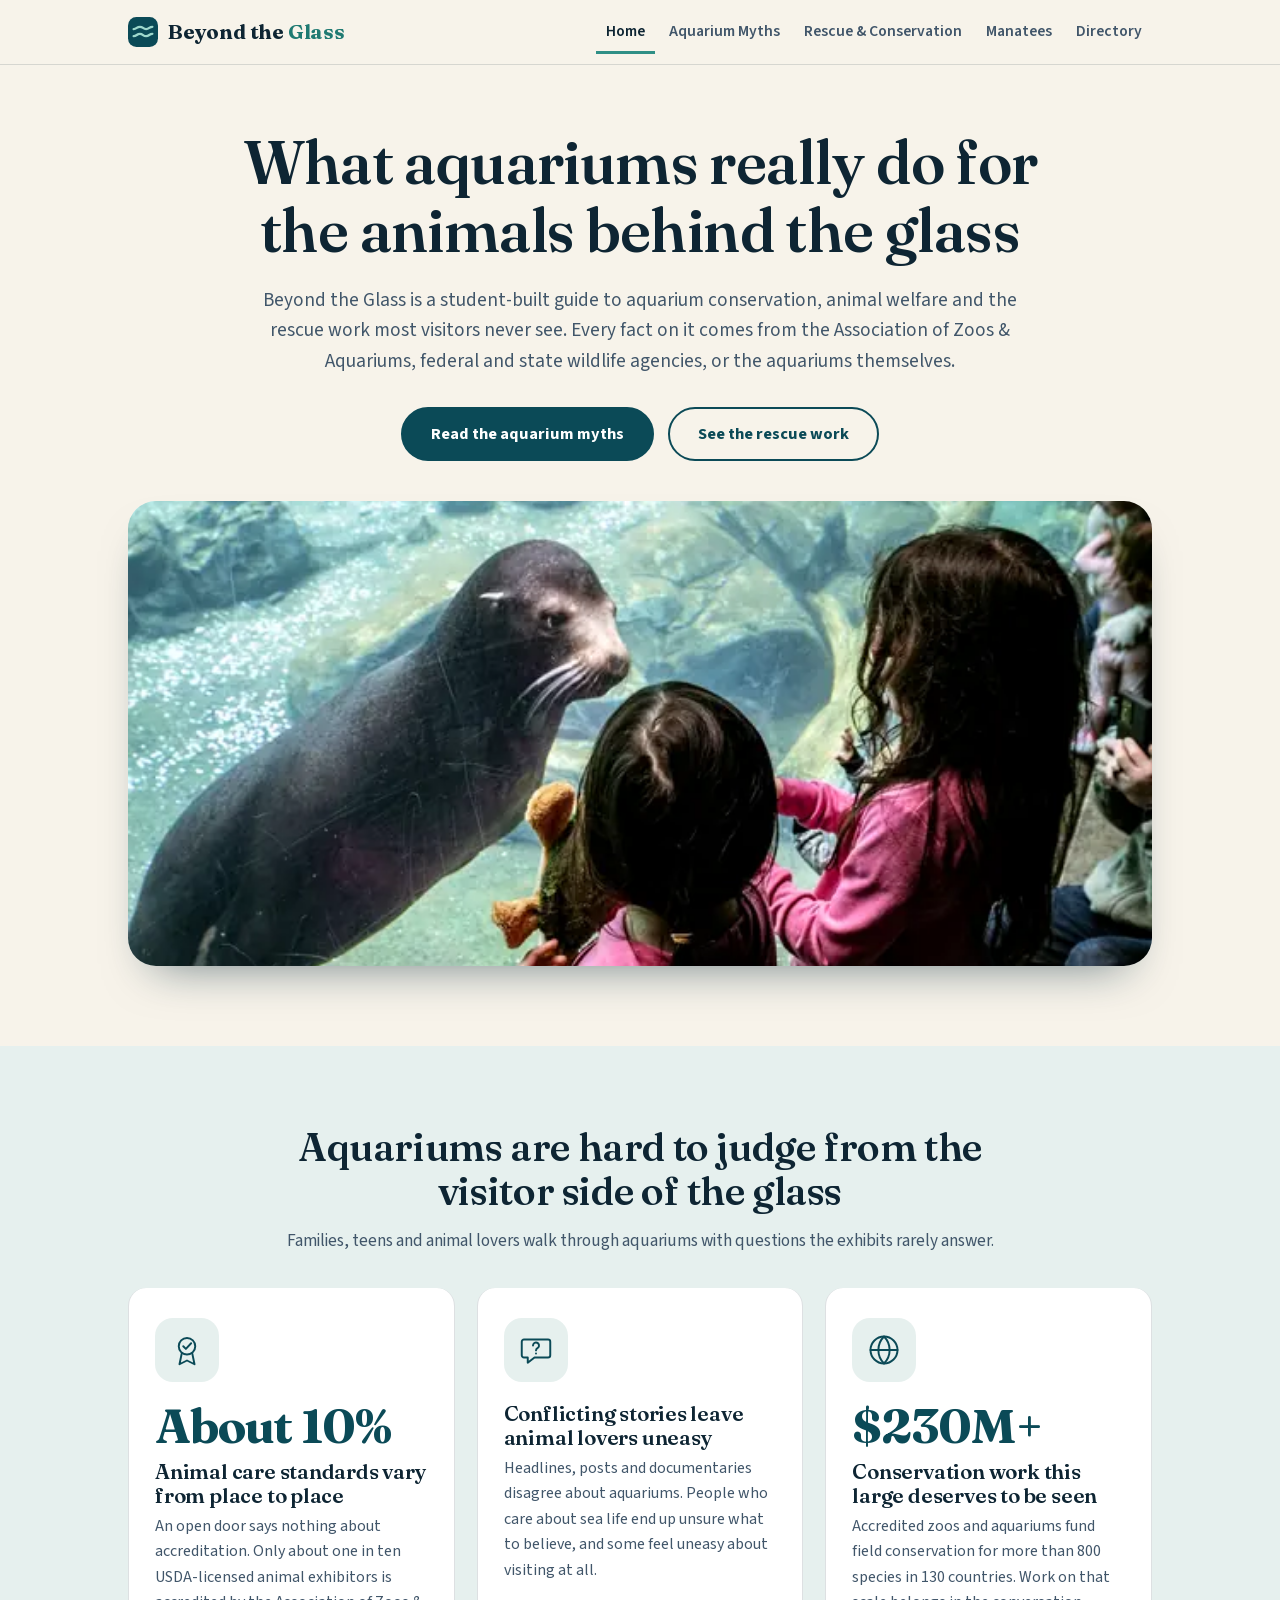
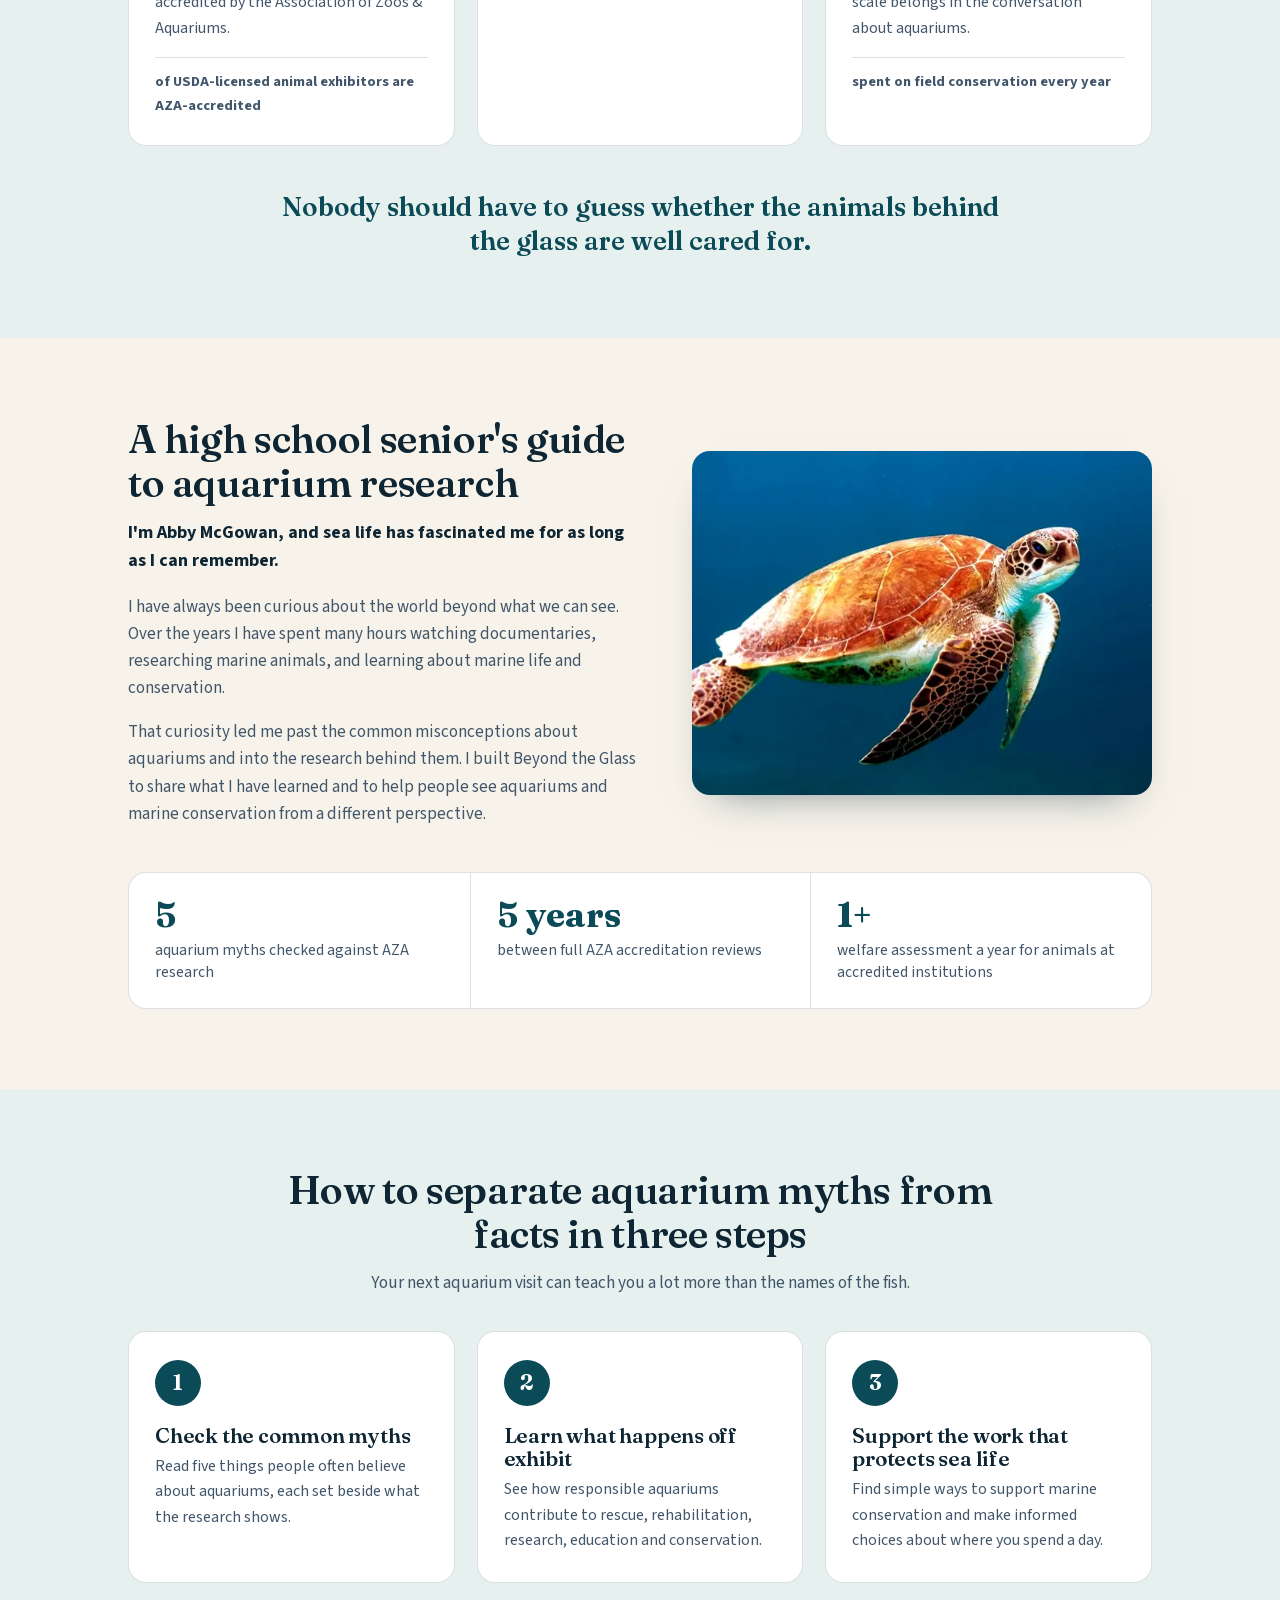
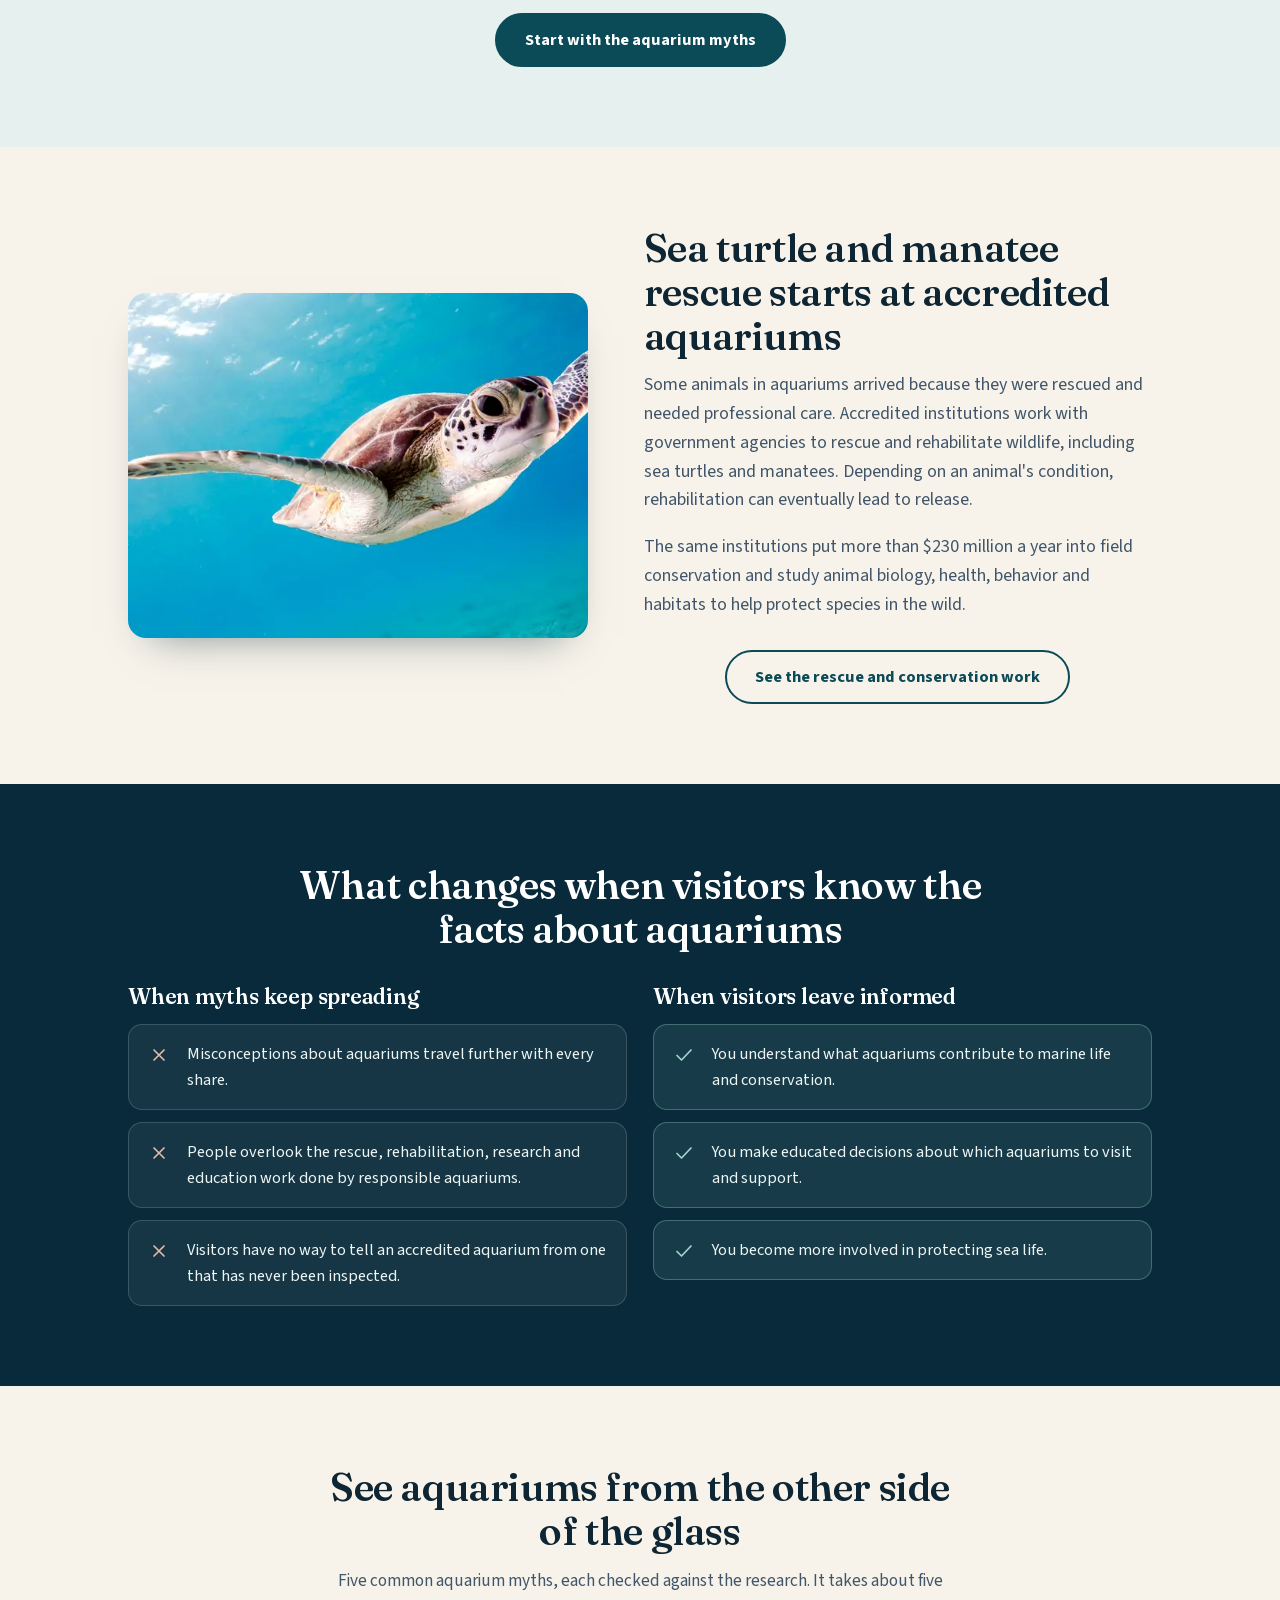
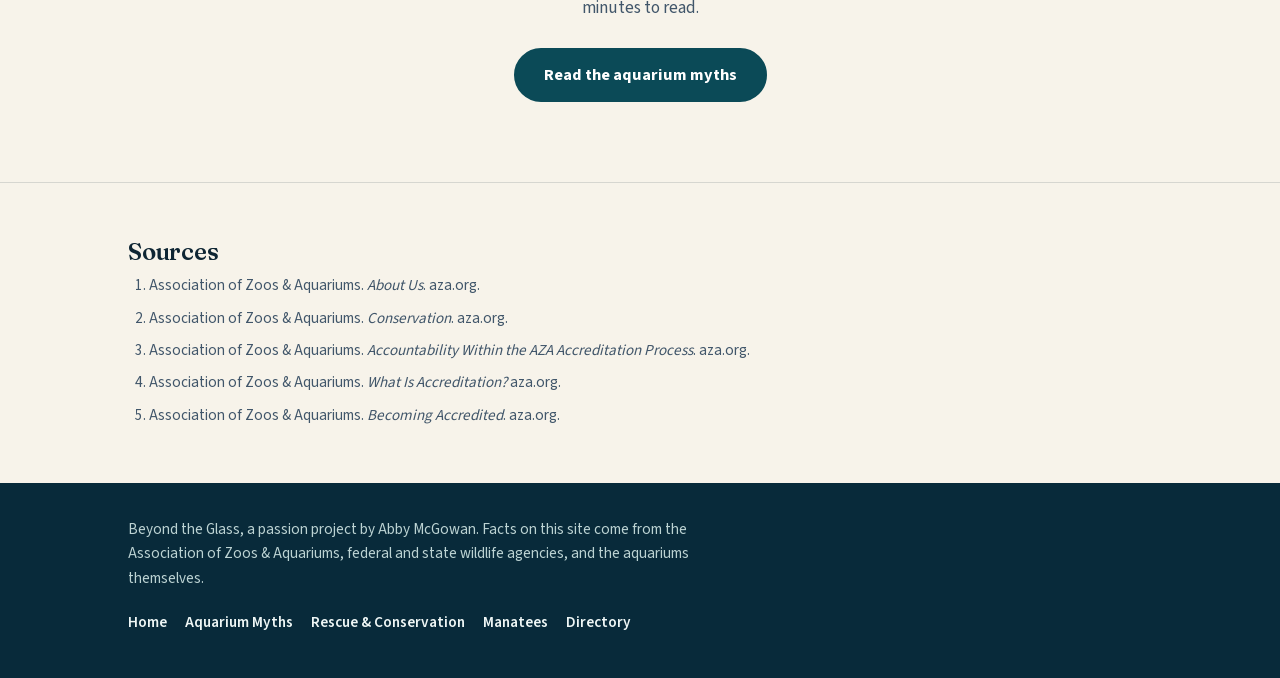
<file: index.html>
<!DOCTYPE html>
<html lang="en">
<head>
<meta charset="UTF-8">
<meta name="viewport" content="width=device-width, initial-scale=1.0">
<title>Aquarium Conservation, Rescue and Animal Welfare Facts | Beyond the Glass</title>
<meta name="description" content="What accredited aquariums do for marine animals: rescue and rehabilitation, field conservation, research and animal welfare, plus the most common aquarium myths checked against the facts.">
<meta name="robots" content="index,follow,max-image-preview:large">
<link rel="canonical" href="https://odyssey-jotun.github.io/beyond-the-glass/">
<meta name="author" content="Abby McGowan">
<meta name="theme-color" content="#F7F3EA">
<meta property="og:site_name" content="Beyond the Glass">
<meta property="og:title" content="Aquarium Conservation, Rescue and Animal Welfare Facts | Beyond the Glass">
<meta property="og:description" content="What accredited aquariums do for marine animals: rescue and rehabilitation, field conservation, research and animal welfare, plus the most common aquarium myths checked against the facts.">
<meta property="og:type" content="website">
<meta property="og:url" content="https://odyssey-jotun.github.io/beyond-the-glass/">
<meta property="og:image" content="https://odyssey-jotun.github.io/beyond-the-glass/images/og.jpg">
<meta property="og:image:width" content="1200">
<meta property="og:image:height" content="630">
<meta property="og:image:alt" content="Two children watching a sea lion swim up to the glass of an aquarium">
<meta name="twitter:card" content="summary_large_image">
<link rel="icon" href="favicon.svg" type="image/svg+xml">
<link rel="preload" as="image" type="image/webp" href="images/hero-sea-lion-960.webp" imagesrcset="images/hero-sea-lion-600.webp 600w, images/hero-sea-lion-800.webp 800w, images/hero-sea-lion-960.webp 960w, images/hero-sea-lion-1200.webp 1200w" imagesizes="(max-width: 620px) calc(100vw - 40px), (max-width: 1136px) calc(100vw - 56px), 1080px" fetchpriority="high">
<link rel="preload" href="fonts/fraunces.woff2" as="font" type="font/woff2" crossorigin>
<link rel="preload" href="fonts/source-sans.woff2" as="font" type="font/woff2" crossorigin>
<style>@font-face{font-family:'Fraunces';font-style:normal;font-weight:600 700;font-display:swap;src:url(fonts/fraunces.woff2) format('woff2')}@font-face{font-family:'Source Sans 3';font-style:normal;font-weight:400 700;font-display:swap;src:url(fonts/source-sans.woff2) format('woff2')}:root{--bg:#F7F3EA;--bg-alt:#E6F0EE;--card:#FFFFFF;--ink:#0E2533;--ink-soft:#41566A;--primary:#0B4A57;--primary-dk:#082A3A;--glass:#2F8F86;--glass-lt:#9ED8CC;--sand-dk:#D9C9A6;--on-dark:#EEF6F5;--on-dark-soft:#BCD3D3;--line:rgba(14,37,51,0.14);--radius:18px;--radius-lg:28px;--wrap:1080px;--flow-tight:0.32em;--flow-block:44px;--flow-section:80px}*{box-sizing:border-box}html{scroll-behavior:smooth;scroll-padding-top:84px}@media (prefers-reduced-motion:reduce){html{scroll-behavior:auto}*{animation-duration:0.001ms !important;transition-duration:0.001ms !important}}body{margin:0;background:var(--bg);color:var(--ink);font-family:'Source Sans 3',ui-sans-serif,system-ui,-apple-system,'Segoe UI',sans-serif;font-size:18px;line-height:1.6;-webkit-font-smoothing:antialiased}h1,h2,h3,h4{font-family:'Fraunces',Georgia,'Times New Roman',serif;font-weight:600;line-height:1.12;margin:0 0 var(--flow-tight);color:var(--ink);letter-spacing:-0.01em}p{margin:0 0 1em}p:last-child{margin-bottom:0}a{color:inherit}img{max-width:100%;height:auto}.wrap{max-width:var(--wrap);margin:0 auto;padding:0 28px}.skip{position:absolute;left:-9999px;top:10px;background:var(--card);color:var(--ink);padding:12px 18px;border-radius:999px;z-index:100;text-decoration:none;font-weight:700;border:2px solid var(--primary)}.skip:focus{left:16px}a:focus-visible,button:focus-visible{outline:3px solid var(--glass);outline-offset:3px;border-radius:4px}nav.site{position:sticky;top:0;z-index:20;background:rgba(247,243,234,0.95);backdrop-filter:blur(8px);border-bottom:1px solid var(--line)}nav.site .wrap{display:flex;align-items:center;justify-content:space-between;gap:4px 20px;padding-top:10px;padding-bottom:10px;flex-wrap:wrap}.wordmark{display:inline-flex;align-items:center;gap:10px;font-family:'Fraunces',Georgia,serif;font-weight:700;font-size:1.28rem;letter-spacing:-0.01em;color:var(--ink);text-decoration:none;white-space:nowrap;min-height:44px}.wordmark .mark{width:30px;height:30px;flex:none}.wordmark .last{color:#1F7A72}nav.site ul{list-style:none;display:flex;align-items:center;gap:4px;margin:0;padding:0;font-size:0.98rem;font-weight:600}nav.site ul a{text-decoration:none;color:var(--ink-soft);display:inline-flex;align-items:center;min-height:44px;padding:0 10px;white-space:nowrap;transition:color 0.15s ease}nav.site ul a:hover{color:var(--primary)}nav.site ul a[aria-current="page"]{color:var(--ink);box-shadow:inset 0 -3px 0 var(--glass)}.btn{display:inline-flex;align-items:center;justify-content:center;text-align:center;min-height:50px;background:var(--primary);color:#FFFFFF;text-decoration:none;font-weight:700;font-size:1.02rem;padding:12px 28px;border-radius:999px;border:2px solid var(--primary);transition:background 0.18s ease,color 0.18s ease,border-color 0.18s ease}.btn:hover{background:var(--primary-dk);border-color:var(--primary-dk)}.btn.ghost{background:transparent;color:var(--primary)}.btn.ghost:hover{background:var(--primary);color:#FFFFFF;border-color:var(--primary)}.btn-row{display:flex;gap:14px;flex-wrap:wrap;align-items:center;justify-content:center;margin-top:30px}section{padding:var(--flow-section) 0}section.tight{padding:40px 0}.band{background:var(--bg-alt)}.section-head{max-width:720px;margin-bottom:34px}.section-head.center{text-align:center;margin-left:auto;margin-right:auto}h2{font-size:clamp(1.8rem,3.3vw,2.45rem)}.section-head p{color:var(--ink-soft);font-size:1.08rem}.small-h{font-size:1.3rem}.hero{padding:64px 0 80px}.hero-text{text-align:center;max-width:820px;margin:0 auto 40px}.hero h1{font-size:clamp(2.3rem,5.4vw,3.8rem)}.hero .lede{font-size:1.2rem;color:var(--ink-soft);margin:10px auto 0;max-width:40em}.hero-photo{margin:0;border-radius:var(--radius-lg);overflow:hidden;aspect-ratio:3/2;background:var(--bg-alt);box-shadow:0 24px 48px -26px rgba(8,42,58,0.6)}.hero-photo img{display:block;width:100%;height:100%;object-fit:cover}.hero-photo.wide{aspect-ratio:2.2/1}.hero-photo.wide img{object-position:center 42%}.split{display:grid;grid-template-columns:1.05fr 0.95fr;gap:56px;align-items:center}.split.flip{grid-template-columns:0.95fr 1.05fr}.page-hero{padding:60px 0 64px}.page-hero h1{font-size:clamp(2.1rem,4.4vw,3.1rem)}.page-hero .lede{font-size:1.14rem;color:var(--ink-soft);margin-top:8px;max-width:34em}.photo{margin:0;border-radius:var(--radius);overflow:hidden;aspect-ratio:4/3;background:var(--bg-alt);box-shadow:0 20px 40px -24px rgba(8,42,58,0.55)}.photo img{display:block;width:100%;height:100%;object-fit:cover}.split p{color:var(--ink-soft)}.split h2 + p,.about-text p.name-line{margin-top:0}.cards{display:grid;grid-template-columns:repeat(3,1fr);gap:22px}.cards.two{grid-template-columns:1fr 1fr;margin-top:var(--flow-block)}.card{background:var(--card);border:1px solid var(--line);border-radius:var(--radius);padding:28px 26px;border-top:5px solid var(--glass)}.card h3{font-size:1.3rem}.card p{font-size:1rem;color:var(--ink-soft)}.card .num{font-family:'Fraunces',Georgia,serif;font-weight:700;font-size:clamp(2rem,3.4vw,2.5rem);line-height:1;letter-spacing:-0.02em;color:var(--primary);margin:0 0 12px}.problem{border-top:0;padding:30px 26px 28px}.problem .icon{width:64px;height:64px;border-radius:18px;background:var(--bg-alt);color:var(--primary);display:flex;align-items:center;justify-content:center;margin-bottom:20px}.problem .icon svg{width:36px;height:36px}.problem .num{font-size:clamp(2.4rem,4.2vw,3rem);margin-bottom:10px}.problem .of{font-size:0.9rem;font-weight:700;color:var(--ink-soft);margin:12px 0 0;border-top:1px solid var(--line);padding-top:12px}.punch{font-family:'Fraunces',Georgia,serif;font-weight:600;font-size:clamp(1.3rem,2.4vw,1.65rem);line-height:1.3;text-align:center;color:var(--primary);max-width:760px;margin:var(--flow-block) auto 0}.strip{list-style:none;margin:var(--flow-block) 0 0;padding:0;display:grid;grid-template-columns:repeat(3,1fr);background:var(--card);border:1px solid var(--line);border-radius:var(--radius)}.strip li{padding:24px 26px;border-left:1px solid var(--line)}.strip li:first-child{border-left:0}.strip .n{display:block;font-family:'Fraunces',Georgia,serif;font-weight:700;font-size:2.2rem;line-height:1;color:var(--primary);margin-bottom:8px}.strip .t{font-size:0.98rem;color:var(--ink-soft);line-height:1.4;display:block}.about-text p{font-size:1.06rem}.about-text p.name-line{color:var(--ink);font-weight:700;font-size:1.12rem}.steps{list-style:none;margin:0;padding:0;display:grid;grid-template-columns:repeat(3,1fr);gap:22px;counter-reset:step}.steps li{background:var(--card);border:1px solid var(--line);border-radius:var(--radius);padding:28px 26px;counter-increment:step}.steps li:before{content:counter(step);display:flex;align-items:center;justify-content:center;width:46px;height:46px;border-radius:50%;background:var(--primary);color:#FFFFFF;font-family:'Fraunces',Georgia,serif;font-weight:700;font-size:1.35rem;margin-bottom:18px}.steps h3{font-size:1.3rem}.steps p{font-size:1rem;color:var(--ink-soft)}.after{background:var(--primary-dk);color:var(--on-dark)}.after h2,.after h3{color:#FFFFFF}.after .section-head p{color:var(--on-dark-soft)}.stakes{display:grid;grid-template-columns:1fr 1fr;gap:26px}.stake h3{font-size:1.35rem;margin-bottom:14px}.outcomes{list-style:none;margin:0;padding:0;display:grid;gap:12px}.outcomes li{display:grid;grid-template-columns:26px 1fr;gap:14px;align-items:start;background:rgba(255,255,255,0.06);border:1px solid rgba(238,246,245,0.16);border-radius:14px;padding:16px 18px;color:var(--on-dark);font-size:1.02rem}.outcomes svg{width:24px;height:24px;margin-top:2px;color:#E3B9A9}.stake.good .outcomes svg{color:var(--glass-lt)}.stake.good .outcomes li{background:rgba(158,216,204,0.1);border-color:rgba(158,216,204,0.32)}.closing{text-align:center}.closing .wrap{max-width:680px}.closing p{color:var(--ink-soft);font-size:1.08rem}.closing .btn-row{margin-top:26px}.jump{list-style:none;margin:0;padding:0;display:grid;grid-template-columns:1fr 1fr;gap:12px}.jump a{display:flex;align-items:center;gap:14px;min-height:56px;background:var(--card);border:1px solid var(--line);border-radius:14px;padding:12px 18px;text-decoration:none;font-weight:600;line-height:1.35;transition:border-color 0.15s ease,color 0.15s ease}.jump a:hover{border-color:var(--glass);color:var(--primary)}.jump a span{flex:none;width:32px;height:32px;border-radius:50%;display:flex;align-items:center;justify-content:center;background:var(--primary);color:#FFFFFF;font-family:'Fraunces',Georgia,serif;font-weight:700}.myths{display:grid;gap:48px;max-width:880px}.myth{display:grid;grid-template-columns:1fr;gap:0;border-radius:var(--radius-lg);overflow:hidden;border:1px solid var(--line);background:var(--card)}.myth-q{background:#F1EBDD;padding:30px 34px}.myth-q h2{font-size:clamp(1.45rem,2.6vw,1.85rem);line-height:1.22;margin:0}.myth-a{padding:34px 34px 30px}.myth-a p{color:var(--ink-soft)}.myth h2,.myth h3{display:flex;gap:12px;align-items:flex-start}.myth-a h3{font-size:1.25rem;color:var(--primary);margin-bottom:14px}.mi{flex:none;width:30px;height:30px;border-radius:50%;display:flex;align-items:center;justify-content:center;margin-top:0.12em}.mi svg{width:18px;height:18px}.mi.no{background:#F3DCD6;color:#8A3B3B}.mi.yes{background:var(--bg-alt);color:var(--primary)}.myth-num{display:flex;align-items:baseline;flex-wrap:wrap;gap:4px 12px;padding-bottom:16px;border-bottom:1px solid var(--line)}.myth-num .n{font-family:'Fraunces',Georgia,serif;font-size:2.3rem;line-height:1;color:var(--primary)}.cite-line{font-size:0.9rem;color:var(--ink-soft);font-style:italic;margin-top:14px}.checks{list-style:none;margin:0;padding:0;display:flex;flex-wrap:wrap;justify-content:center;gap:14px}.checks li{flex:0 1 240px}.checks li{display:flex;align-items:center;gap:14px;background:var(--card);border:1px solid var(--line);border-radius:14px;padding:16px 18px;font-weight:700;line-height:1.25}.ci,.fi{flex:none;width:46px;height:46px;border-radius:14px;background:var(--bg-alt);color:var(--primary);display:flex;align-items:center;justify-content:center}.ci svg,.fi svg{width:28px;height:28px}.soon{max-width:760px;margin:0 auto 36px;text-align:center;background:var(--card);border:2px dashed var(--glass);border-radius:var(--radius-lg);padding:30px 32px}.soon h2{font-size:clamp(1.5rem,2.8vw,1.95rem)}.soon p{color:var(--ink-soft)}.entries{display:grid;grid-template-columns:repeat(3,1fr);gap:22px}.entry{background:var(--card);border:1px solid var(--line);border-radius:var(--radius);padding:24px;display:grid;gap:16px;align-content:start}.entry-head{display:grid;gap:10px;padding-bottom:14px;border-bottom:1px solid var(--line)}.entry-head h3{font-size:1.3rem;margin:0}.entry-head p{font-size:0.95rem;color:var(--ink-soft)}.entry .field{display:grid;grid-template-columns:46px 1fr;gap:6px 14px;align-items:center}.entry .field h4{font-size:1.05rem;margin:0}.entry .field p{grid-column:2;font-size:0.96rem;color:var(--ink-soft)}.entry.ghost .fi{opacity:0.55}.bar{display:block;height:14px;border-radius:7px;background:#E7E1D3}.bar.w35{width:35%}.bar.w60{width:60%;height:20px}.bar.w70{width:70%}.bar.w75{width:75%}.bar.w80{width:80%}.fields{list-style:none;margin:0;padding:0;display:grid;grid-template-columns:repeat(3,1fr);gap:22px}.fields li{background:var(--card);border:1px solid var(--line);border-radius:var(--radius);padding:26px 24px;display:grid;gap:16px;align-content:start}.fields h3{font-size:1.25rem}.fields p{font-size:1rem;color:var(--ink-soft)}.refs{padding:56px 0;border-top:1px solid var(--line)}.refs h2{font-size:1.5rem}.refs ol{max-width:860px;margin:0;padding-left:1.3rem;display:grid;gap:8px;font-size:0.95rem;color:var(--ink-soft)}footer{background:var(--primary-dk);color:var(--on-dark-soft);padding:34px 0;font-size:0.95rem}footer .wrap{display:flex;justify-content:space-between;align-items:center;flex-wrap:wrap;gap:10px 24px}footer p{margin:0;max-width:40em}footer ul{list-style:none;display:flex;flex-wrap:wrap;gap:0 18px;margin:0;padding:0;font-weight:600}footer ul a{display:inline-flex;align-items:center;min-height:44px;color:var(--on-dark);text-decoration:none}footer ul a:hover{color:var(--glass-lt)}@media (max-width:900px){nav.site ul{order:3;width:100%;justify-content:space-between;gap:0;border-top:1px solid var(--line)}nav.site ul a{padding:0 4px;font-size:0.92rem}html{scroll-padding-top:130px}}@media (min-width:560px) and (max-width:900px){nav.site ul{justify-content:flex-start;gap:18px}}@media (max-width:860px){.split,.split.flip{grid-template-columns:1fr;gap:30px}.page-hero .hero-photo{order:-1;aspect-ratio:16/10}.split.flip>.photo{order:0}.cards,.cards.two,.steps,.stakes,.entries,.fields,.jump{grid-template-columns:1fr}.myth{grid-template-columns:1fr}.entries .ghost:nth-child(n+2){display:none}.hero-photo.wide{aspect-ratio:3/2}}@media (max-width:620px){:root{--flow-section:56px;--flow-block:34px}body{font-size:17px}.wrap{padding:0 20px}.hero{padding:36px 0 56px}.hero-text{margin-bottom:28px}.page-hero{padding:24px 0 44px}.btn-row .btn{width:100%}.strip{grid-template-columns:1fr}.strip li{border-left:0;border-top:1px solid var(--line)}.strip li:first-child{border-top:0}.myth-q,.myth-a{padding:26px 22px}.checks li{flex:1 1 100%}.soon{padding:26px 22px}.wordmark{font-size:1.18rem}}@media (max-width:480px){nav.site ul .x{display:none}}.region h2{font-size:clamp(1.6rem,3vw,2.1rem)}.region h2 + .entries{margin-top:18px}.entry{scroll-margin-top:90px}.entry-link{margin:0;font-weight:700}.entry-link a,.steps a,.split a{color:var(--primary);text-underline-offset:3px}.entry-link a:hover{color:var(--primary-dk)}.note{margin:18px 0 0;font-size:0.98rem;color:var(--ink-soft);max-width:46em}.wrap.split + .wrap{margin-top:var(--flow-block)}.section-head + .cards.two{margin-top:0}.helpers{list-style:none;margin:0;padding:0;display:grid;grid-template-columns:repeat(2,1fr);gap:14px}.helpers a{display:flex;align-items:center;gap:14px;min-height:64px;background:var(--card);border:1px solid var(--line);border-radius:14px;padding:12px 18px;text-decoration:none;line-height:1.3;transition:border-color 0.15s ease,color 0.15s ease}.helpers a:hover{border-color:var(--glass);color:var(--primary)}.helpers .hn{display:block;font-weight:700}.helpers em{display:block;font-style:normal;font-size:0.94rem;color:var(--ink-soft)}@media (max-width:860px){.helpers{grid-template-columns:1fr}}a[href^="tel:"]{white-space:nowrap}.entry .field p{grid-column:1 / -1}.jump .down svg{width:18px;height:18px}.jump a em{margin-left:auto;font-style:normal;font-weight:400;font-size:0.92rem;color:var(--ink-soft);white-space:nowrap}</style>
<script type="application/ld+json">{"@context":"https://schema.org","@graph":[{"@type":"WebSite","@id":"https://odyssey-jotun.github.io/beyond-the-glass/#site","url":"https://odyssey-jotun.github.io/beyond-the-glass/","name":"Beyond the Glass","description":"Clear, sourced information on aquarium conservation, rescue, animal welfare and common aquarium myths.","author":{"@id":"https://odyssey-jotun.github.io/beyond-the-glass/#abby"},"inLanguage":"en-US"},{"@type":"Person","@id":"https://odyssey-jotun.github.io/beyond-the-glass/#abby","name":"Abby McGowan","description":"High school senior and creator of Beyond the Glass, a guide to aquarium conservation, animal welfare and common aquarium myths.","url":"https://odyssey-jotun.github.io/beyond-the-glass/#about"},{"@type":"WebPage","@id":"https://odyssey-jotun.github.io/beyond-the-glass/#page","url":"https://odyssey-jotun.github.io/beyond-the-glass/","name":"Aquarium Conservation, Rescue and Animal Welfare Facts | Beyond the Glass","headline":"Aquarium Conservation, Rescue and Animal Welfare Facts | Beyond the Glass","description":"What accredited aquariums do for marine animals: rescue and rehabilitation, field conservation, research and animal welfare, plus the most common aquarium myths checked against the facts.","isPartOf":{"@id":"https://odyssey-jotun.github.io/beyond-the-glass/#site"},"author":{"@id":"https://odyssey-jotun.github.io/beyond-the-glass/#abby"},"inLanguage":"en-US","datePublished":"2026-10-08","dateModified":"2026-10-08","image":"https://odyssey-jotun.github.io/beyond-the-glass/images/og.jpg","about":"Aquarium conservation and animal welfare"}]}</script>
</head>
<body>

<a class="skip" href="#main">Skip to content</a>
<nav class="site" aria-label="Primary">
  <div class="wrap">
    <a class="wordmark" href="index.html"><svg class="mark" viewBox="0 0 32 32" aria-hidden="true"><rect width="32" height="32" rx="9" fill="#0B4A57"/><path d="M6 13c3.3 0 3.3-2.6 6.7-2.6s3.3 2.6 6.6 2.6 3.4-2.6 6.7-2.6M6 20.5c3.3 0 3.3-2.6 6.7-2.6s3.3 2.6 6.6 2.6 3.4-2.6 6.7-2.6" fill="none" stroke="#9ED8CC" stroke-width="2.4" stroke-linecap="round"/></svg><span>Beyond the <span class="last">Glass</span></span></a>
    <ul>
      <li><a href="index.html" aria-current="page"><span>Home</span></a></li>
      <li><a href="aquarium-myths.html"><span><span class="x">Aquarium </span>Myths</span></a></li>
      <li><a href="rescue-and-conservation.html"><span>Rescue<span class="x"> &amp; Conservation</span></span></a></li>
      <li><a href="manatees.html"><span>Manatees</span></a></li>
      <li><a href="aquarium-directory.html"><span>Directory</span></a></li>
    </ul>
  </div>
</nav>

<main id="main">

<header class="hero">
  <div class="wrap">
    <div class="hero-text">
      <h1>What aquariums really do for the animals behind the glass</h1>
      <p class="lede">Beyond the Glass is a student-built guide to aquarium conservation, animal welfare and the rescue work most visitors never see. Every fact on it comes from the Association of Zoos &amp; Aquariums, federal and state wildlife agencies, or the aquariums themselves.</p>
      <div class="btn-row center">
        <a href="aquarium-myths.html" class="btn">Read the aquarium myths</a>
        <a href="rescue-and-conservation.html" class="btn ghost">See the rescue work</a>
      </div>
    </div>
    <figure class="hero-photo wide"><img src="images/hero-sea-lion-960.webp" srcset="images/hero-sea-lion-600.webp 600w, images/hero-sea-lion-800.webp 800w, images/hero-sea-lion-960.webp 960w, images/hero-sea-lion-1200.webp 1200w" sizes="(max-width: 620px) calc(100vw - 40px), (max-width: 1136px) calc(100vw - 56px), 1080px" width="1200" height="800" alt="Two young girls in pink sweaters watching a sea lion swim right up to the aquarium glass" fetchpriority="high" decoding="async"></figure>
  </div>
</header>

<section id="problem" class="band">
  <div class="wrap">
    <div class="section-head center">
      <h2>Aquariums are hard to judge from the visitor side of the glass</h2>
      <p>Families, teens and animal lovers walk through aquariums with questions the exhibits rarely answer.</p>
    </div>
    <div class="cards">
      <div class="card problem">
        <div class="icon"><svg viewBox="0 0 48 48" fill="none" stroke="currentColor" stroke-width="2.6" stroke-linecap="round" stroke-linejoin="round" aria-hidden="true"><circle cx="24" cy="19" r="11"/><path d="M19 19l3.5 3.5L29.5 15"/><path d="M17 28.5L14 43l10-5 10 5-3-14.5"/></svg></div>
        <p class="num">About 10%</p>
        <h3>Animal care standards vary from place to place</h3>
        <p>An open door says nothing about accreditation. Only about one in ten USDA-licensed animal exhibitors is accredited by the Association of Zoos &amp; Aquariums.</p>
        <p class="of">of USDA-licensed animal exhibitors are AZA-accredited</p>
      </div>
      <div class="card problem">
        <div class="icon"><svg viewBox="0 0 48 48" fill="none" stroke="currentColor" stroke-width="2.6" stroke-linecap="round" stroke-linejoin="round" aria-hidden="true"><path d="M8 10h32a3 3 0 013 3v18a3 3 0 01-3 3H22l-9 7v-7H8a3 3 0 01-3-3V13a3 3 0 013-3z"/><path d="M20 18a4 4 0 117 2.7c-1.4 1-3 1.8-3 3.8"/><path d="M24 28.5v.1"/></svg></div>
        <h3>Conflicting stories leave animal lovers uneasy</h3>
        <p>Headlines, posts and documentaries disagree about aquariums. People who care about sea life end up unsure what to believe, and some feel uneasy about visiting at all.</p>
      </div>
      <div class="card problem">
        <div class="icon"><svg viewBox="0 0 48 48" fill="none" stroke="currentColor" stroke-width="2.6" stroke-linecap="round" stroke-linejoin="round" aria-hidden="true"><circle cx="24" cy="24" r="18"/><path d="M6 24h36M24 6c5 5 7.5 11 7.5 18S29 37 24 42c-5-5-7.5-11-7.5-18S19 11 24 6z"/></svg></div>
        <p class="num">$230M+</p>
        <h3>Conservation work this large deserves to be seen</h3>
        <p>Accredited zoos and aquariums fund field conservation for more than 800 species in 130 countries. Work on that scale belongs in the conversation about aquariums.</p>
        <p class="of">spent on field conservation every year</p>
      </div>
    </div>
    <p class="punch">Nobody should have to guess whether the animals behind the glass are well cared for.</p>
  </div>
</section>

<section id="about">
  <div class="wrap split">
    <div class="about-text">
      <h2>A high school senior's guide to aquarium research</h2>
      <p class="name-line">I'm Abby McGowan, and sea life has fascinated me for as long as I can remember.</p>
      <p>I have always been curious about the world beyond what we can see. Over the years I have spent many hours watching documentaries, researching marine animals, and learning about marine life and conservation.</p>
      <p>That curiosity led me past the common misconceptions about aquariums and into the research behind them. I built Beyond the Glass to share what I have learned and to help people see aquariums and marine conservation from a different perspective.</p>
    </div>
    <figure class="photo"><img src="images/turtle-blue-900.webp" srcset="images/turtle-blue-600.webp 600w, images/turtle-blue-900.webp 900w" sizes="(max-width: 860px) calc(100vw - 40px), 520px" width="900" height="675" alt="A sea turtle gliding through clear blue water" loading="lazy" decoding="async"></figure>
  </div>
  <div class="wrap">
    <ul class="strip">
      <li><span class="n">5</span><span class="t">aquarium myths checked against AZA research</span></li>
      <li><span class="n">5 years</span><span class="t">between full AZA accreditation reviews</span></li>
      <li><span class="n">1+</span><span class="t">welfare assessment a year for animals at accredited institutions</span></li>
    </ul>
  </div>
</section>

<section id="plan" class="band">
  <div class="wrap">
    <div class="section-head center">
      <h2>How to separate aquarium myths from facts in three steps</h2>
      <p>Your next aquarium visit can teach you a lot more than the names of the fish.</p>
    </div>
    <ol class="steps">
      <li>
        <h3>Check the common myths</h3>
        <p>Read five things people often believe about aquariums, each set beside what the research shows.</p>
      </li>
      <li>
        <h3>Learn what happens off exhibit</h3>
        <p>See how responsible aquariums contribute to rescue, rehabilitation, research, education and conservation.</p>
      </li>
      <li>
        <h3>Support the work that protects sea life</h3>
        <p>Find simple ways to support marine conservation and make informed choices about where you spend a day.</p>
      </li>
    </ol>
    <div class="btn-row center">
      <a href="aquarium-myths.html" class="btn">Start with the aquarium myths</a>
    </div>
  </div>
</section>

<section id="rescue">
  <div class="wrap split flip">
    <figure class="photo"><img src="images/sea-turtle-900.webp" srcset="images/sea-turtle-600.webp 600w, images/sea-turtle-900.webp 900w" sizes="(max-width: 860px) calc(100vw - 40px), 520px" width="900" height="675" alt="Close view of a sea turtle swimming near the surface in bright blue water" loading="lazy" decoding="async"></figure>
    <div>
      <h2>Sea turtle and manatee rescue starts at accredited aquariums</h2>
      <p>Some animals in aquariums arrived because they were rescued and needed professional care. Accredited institutions work with government agencies to rescue and rehabilitate wildlife, including sea turtles and manatees. Depending on an animal's condition, rehabilitation can eventually lead to release.</p>
      <p>The same institutions put more than $230 million a year into field conservation and study animal biology, health, behavior and habitats to help protect species in the wild.</p>
      <div class="btn-row center"><a href="rescue-and-conservation.html" class="btn ghost">See the rescue and conservation work</a></div>
    </div>
  </div>
</section>

<section id="stakes" class="after">
  <div class="wrap">
    <div class="section-head center">
      <h2>What changes when visitors know the facts about aquariums</h2>
    </div>
    <div class="stakes">
      <div class="stake">
        <h3>When myths keep spreading</h3>
        <ul class="outcomes">
          <li><svg viewBox="0 0 48 48" fill="none" stroke="currentColor" stroke-width="3.4" stroke-linecap="round" stroke-linejoin="round" aria-hidden="true"><path d="M14 14l20 20M34 14L14 34"/></svg><span>Misconceptions about aquariums travel further with every share.</span></li>
          <li><svg viewBox="0 0 48 48" fill="none" stroke="currentColor" stroke-width="3.4" stroke-linecap="round" stroke-linejoin="round" aria-hidden="true"><path d="M14 14l20 20M34 14L14 34"/></svg><span>People overlook the rescue, rehabilitation, research and education work done by responsible aquariums.</span></li>
          <li><svg viewBox="0 0 48 48" fill="none" stroke="currentColor" stroke-width="3.4" stroke-linecap="round" stroke-linejoin="round" aria-hidden="true"><path d="M14 14l20 20M34 14L14 34"/></svg><span>Visitors have no way to tell an accredited aquarium from one that has never been inspected.</span></li>
        </ul>
      </div>
      <div class="stake good">
        <h3>When visitors leave informed</h3>
        <ul class="outcomes">
          <li><svg viewBox="0 0 48 48" fill="none" stroke="currentColor" stroke-width="3.4" stroke-linecap="round" stroke-linejoin="round" aria-hidden="true"><path d="M10 25l9 9 19-20"/></svg><span>You understand what aquariums contribute to marine life and conservation.</span></li>
          <li><svg viewBox="0 0 48 48" fill="none" stroke="currentColor" stroke-width="3.4" stroke-linecap="round" stroke-linejoin="round" aria-hidden="true"><path d="M10 25l9 9 19-20"/></svg><span>You make educated decisions about which aquariums to visit and support.</span></li>
          <li><svg viewBox="0 0 48 48" fill="none" stroke="currentColor" stroke-width="3.4" stroke-linecap="round" stroke-linejoin="round" aria-hidden="true"><path d="M10 25l9 9 19-20"/></svg><span>You become more involved in protecting sea life.</span></li>
        </ul>
      </div>
    </div>
  </div>
</section>

<section class="closing">
  <div class="wrap">
    <h2>See aquariums from the other side of the glass</h2>
    <p>Five common aquarium myths, each checked against the research. It takes about five minutes to read.</p>
    <div class="btn-row"><a href="aquarium-myths.html" class="btn">Read the aquarium myths</a></div>
  </div>
</section>

<section class="refs" id="sources">
  <div class="wrap">
    <h2>Sources</h2>
    <ol>
      <li>Association of Zoos &amp; Aquariums. <em>About Us</em>. aza.org.</li>
      <li>Association of Zoos &amp; Aquariums. <em>Conservation</em>. aza.org.</li>
      <li>Association of Zoos &amp; Aquariums. <em>Accountability Within the AZA Accreditation Process</em>. aza.org.</li>
      <li>Association of Zoos &amp; Aquariums. <em>What Is Accreditation?</em> aza.org.</li>
      <li>Association of Zoos &amp; Aquariums. <em>Becoming Accredited</em>. aza.org.</li>
    </ol>
  </div>
</section>

</main>

<footer>
  <div class="wrap">
    <p>Beyond the Glass, a passion project by Abby McGowan. Facts on this site come from the Association of Zoos &amp; Aquariums, federal and state wildlife agencies, and the aquariums themselves.</p>
    <ul>
      <li><a href="index.html">Home</a></li>
      <li><a href="aquarium-myths.html">Aquarium Myths</a></li>
      <li><a href="rescue-and-conservation.html">Rescue &amp; Conservation</a></li>
      <li><a href="manatees.html">Manatees</a></li>
      <li><a href="aquarium-directory.html">Directory</a></li>
    </ul>
  </div>
</footer>

</body>
</html>
</file>
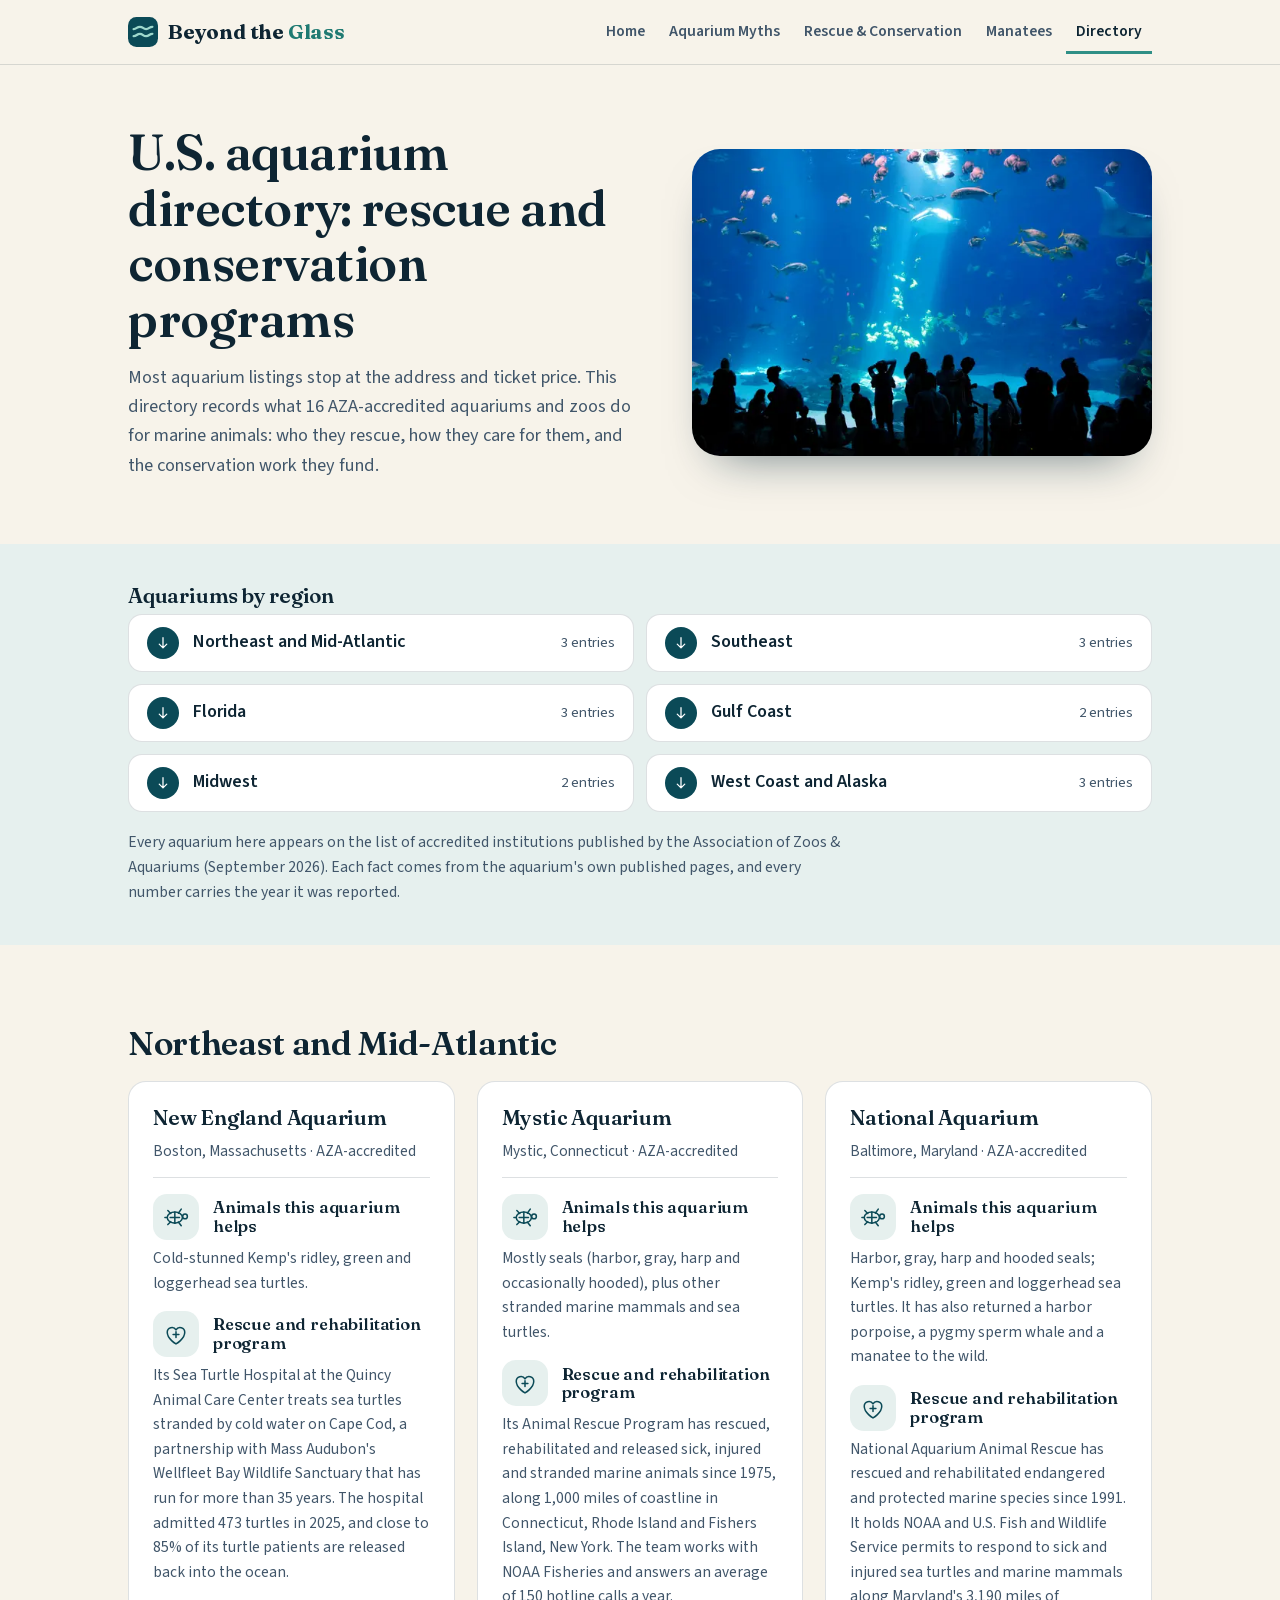
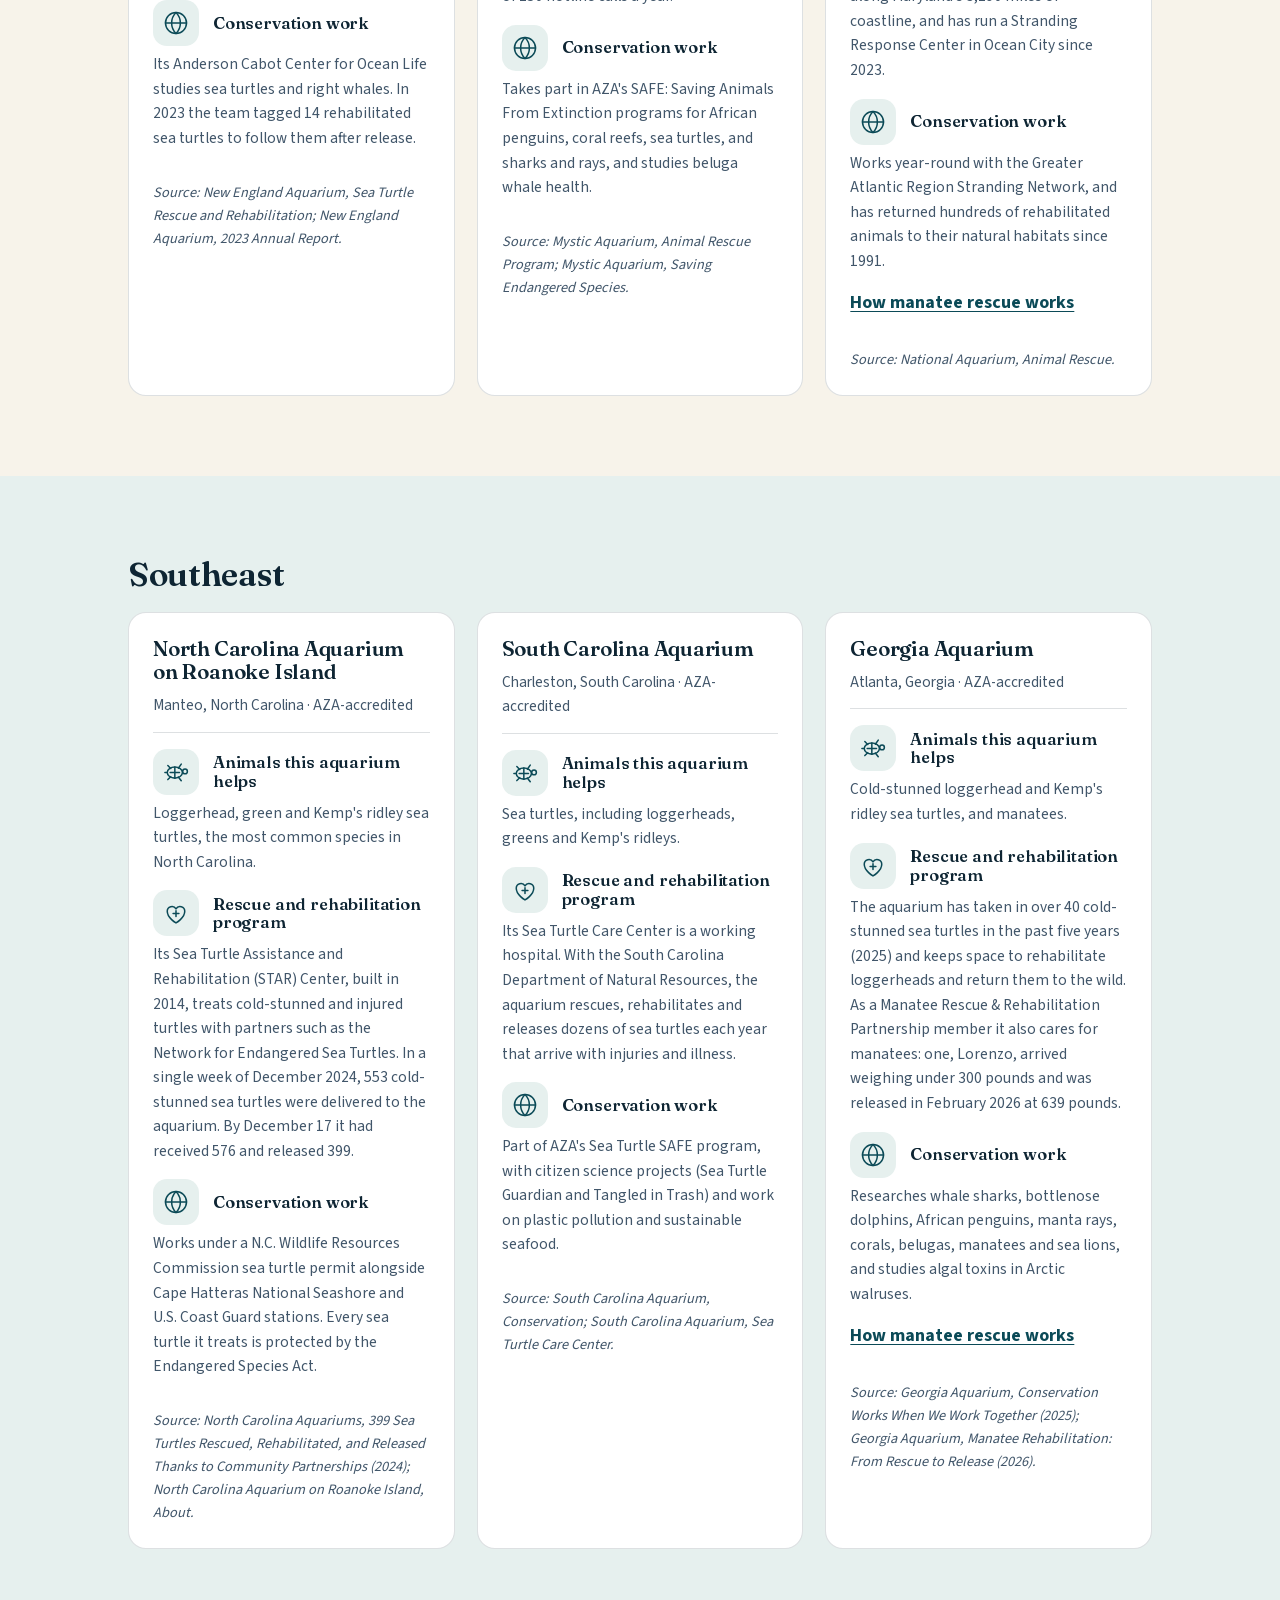
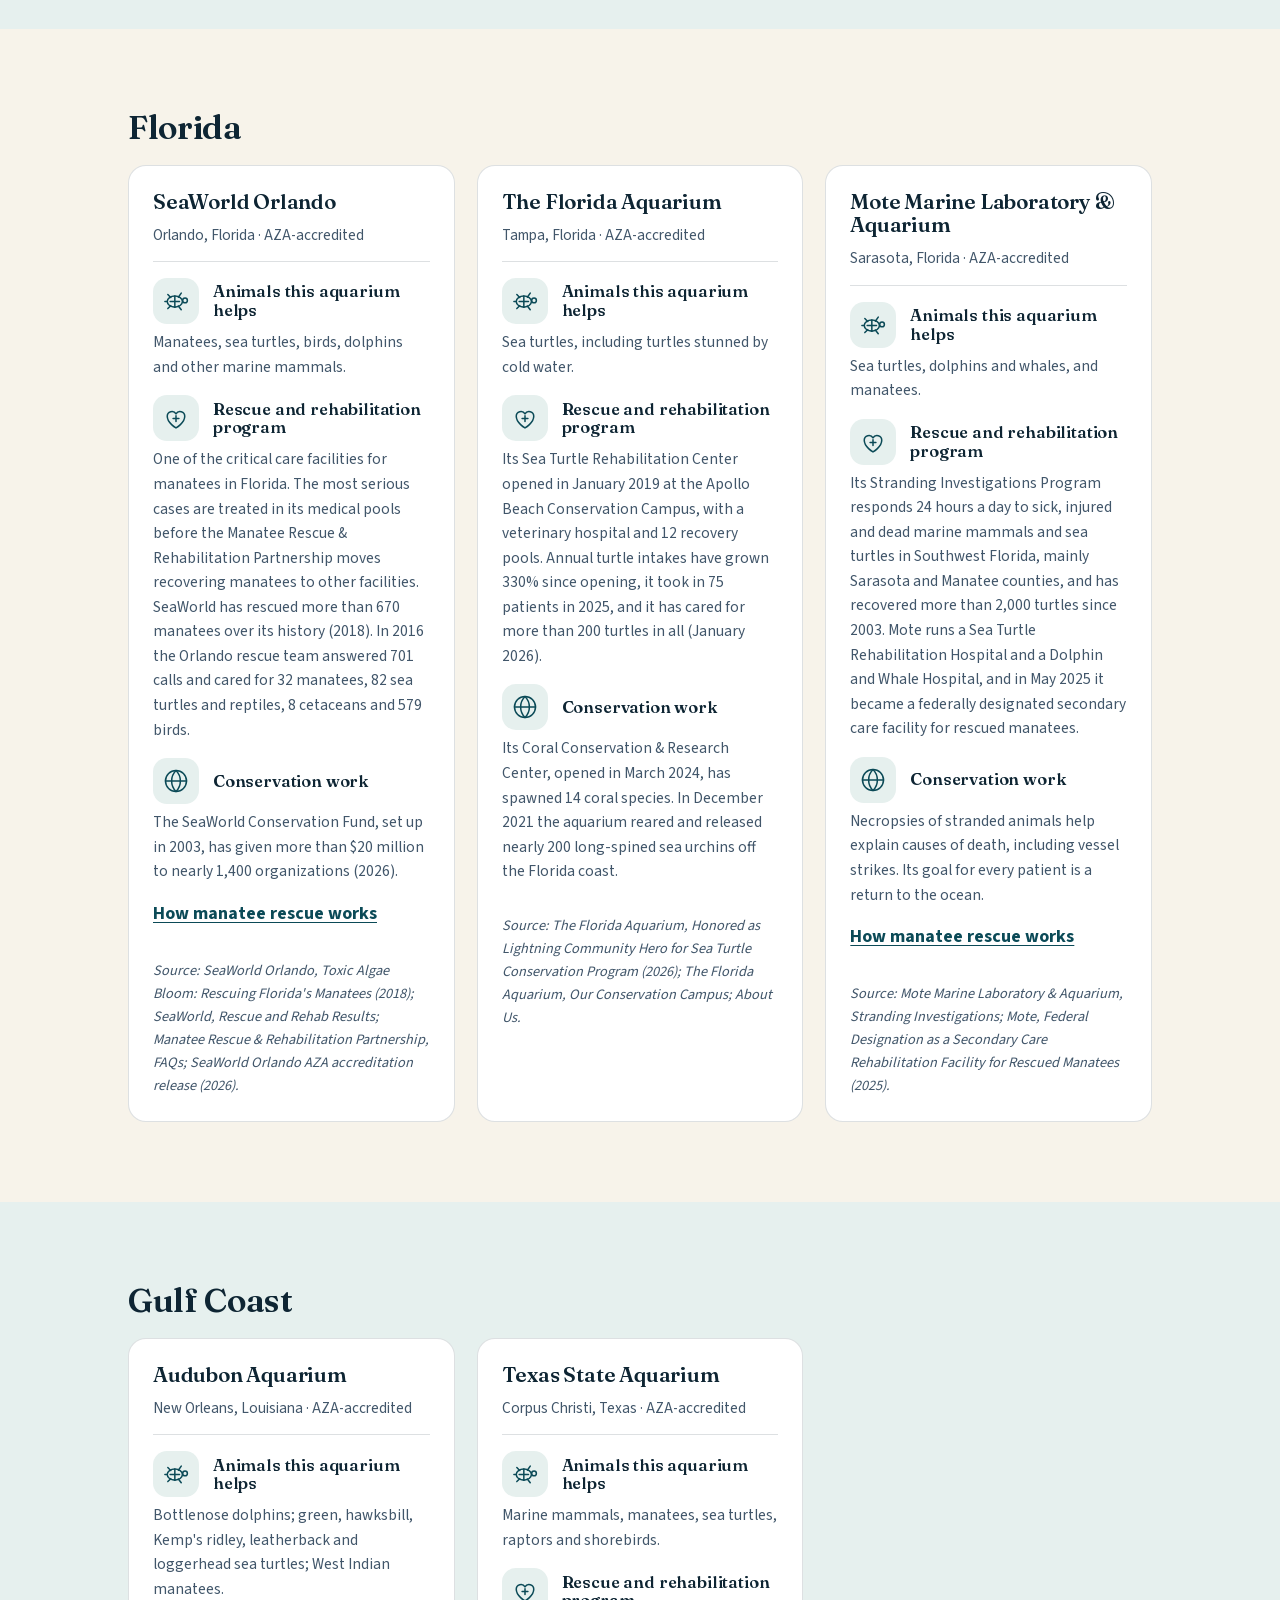
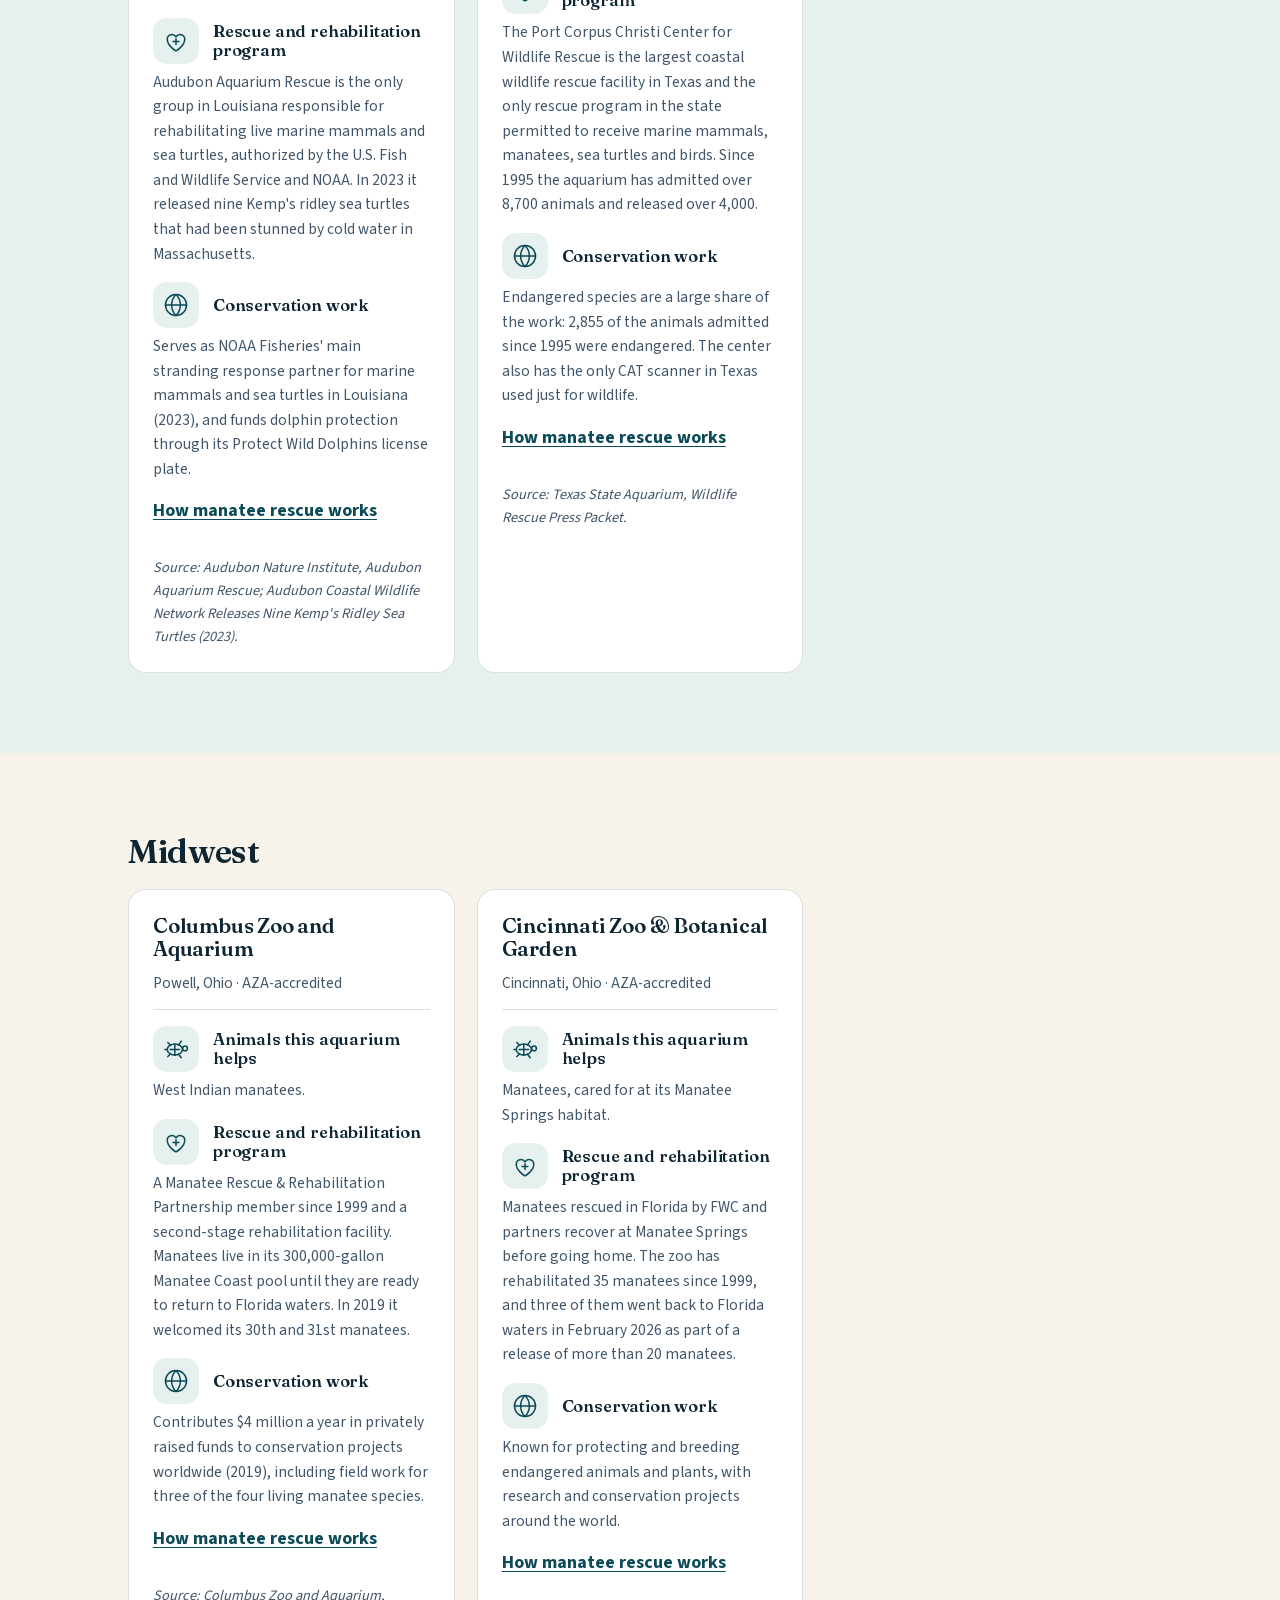
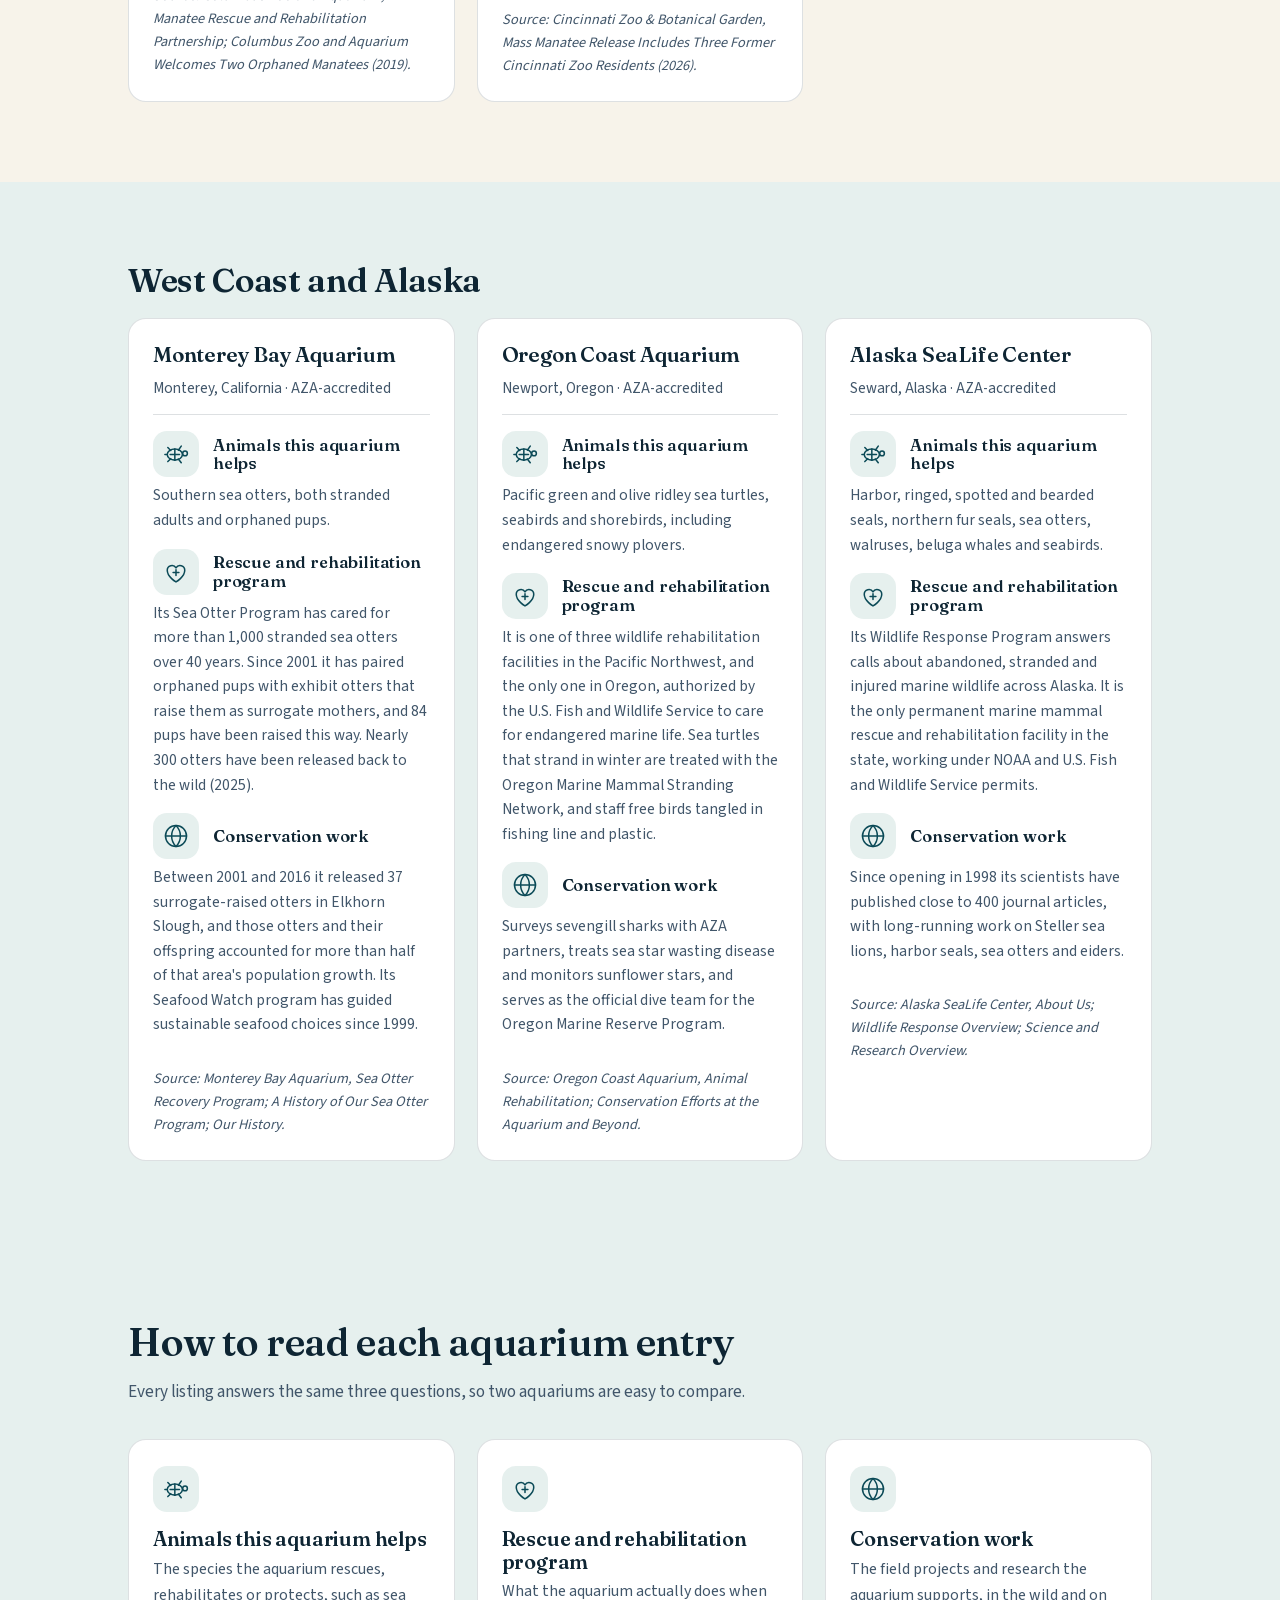
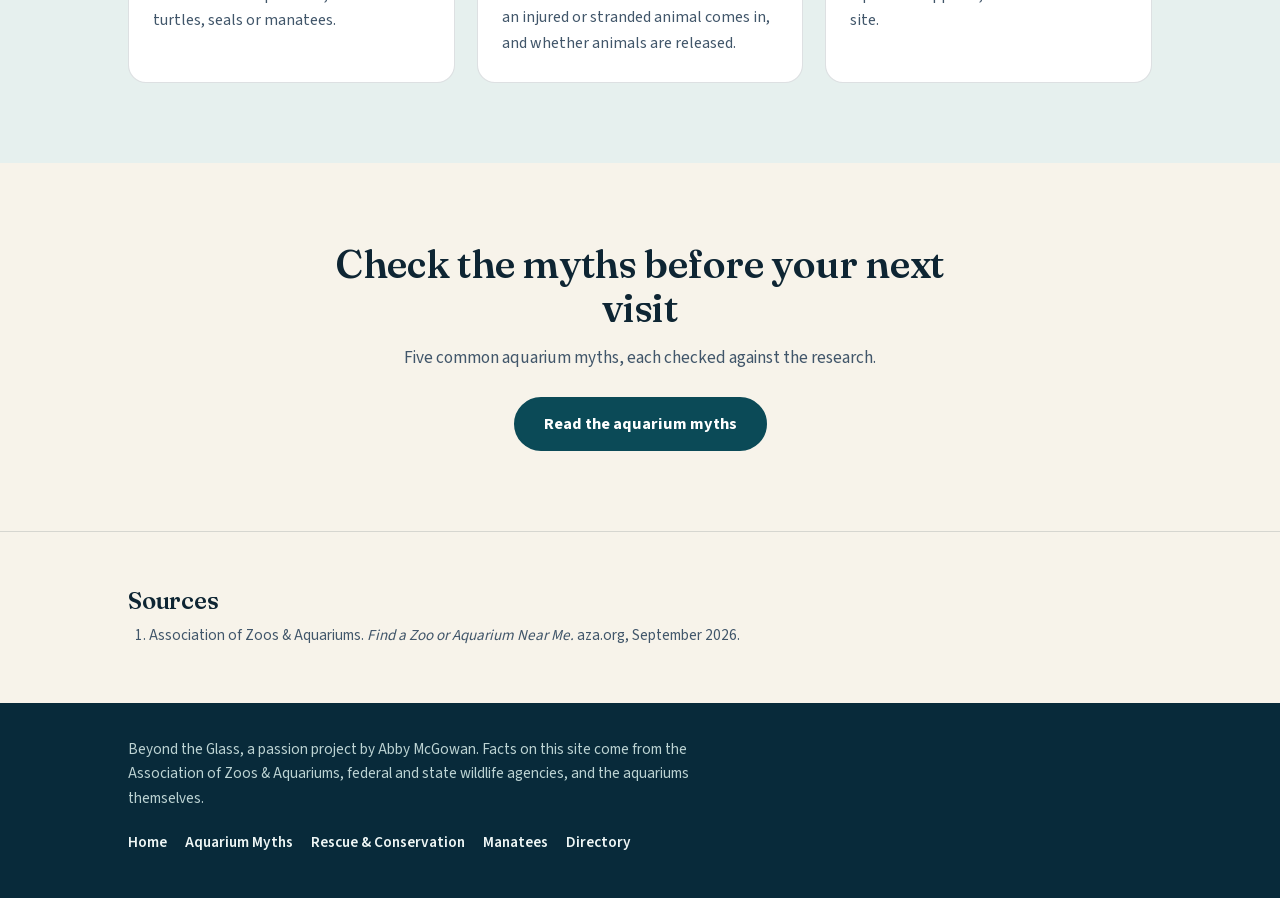
<file: aquarium-directory.html>
<!DOCTYPE html>
<html lang="en">
<head>
<meta charset="UTF-8">
<meta name="viewport" content="width=device-width, initial-scale=1.0">
<title>U.S. Aquarium Directory: Rescue and Conservation Programs | Beyond the Glass</title>
<meta name="description" content="16 AZA-accredited U.S. aquariums and zoos and the animals they rescue, their rehabilitation programs and conservation work, from sea turtle hospitals to manatee and sea otter rescue.">
<meta name="robots" content="index,follow,max-image-preview:large">
<link rel="canonical" href="https://odyssey-jotun.github.io/beyond-the-glass/aquarium-directory.html">
<meta name="author" content="Abby McGowan">
<meta name="theme-color" content="#F7F3EA">
<meta property="og:site_name" content="Beyond the Glass">
<meta property="og:title" content="U.S. Aquarium Directory: Rescue and Conservation Programs | Beyond the Glass">
<meta property="og:description" content="16 AZA-accredited U.S. aquariums and zoos and the animals they rescue, their rehabilitation programs and conservation work, from sea turtle hospitals to manatee and sea otter rescue.">
<meta property="og:type" content="website">
<meta property="og:url" content="https://odyssey-jotun.github.io/beyond-the-glass/aquarium-directory.html">
<meta property="og:image" content="https://odyssey-jotun.github.io/beyond-the-glass/images/og.jpg">
<meta property="og:image:width" content="1200">
<meta property="og:image:height" content="630">
<meta property="og:image:alt" content="Two children watching a sea lion swim up to the glass of an aquarium">
<meta name="twitter:card" content="summary_large_image">
<link rel="icon" href="favicon.svg" type="image/svg+xml">
<link rel="preload" as="image" type="image/webp" href="images/hero-big-tank-960.webp" imagesrcset="images/hero-big-tank-600.webp 600w, images/hero-big-tank-800.webp 800w, images/hero-big-tank-960.webp 960w, images/hero-big-tank-1200.webp 1200w" imagesizes="(max-width: 860px) calc(100vw - 40px), 500px" fetchpriority="high">
<link rel="preload" href="fonts/fraunces.woff2" as="font" type="font/woff2" crossorigin>
<link rel="preload" href="fonts/source-sans.woff2" as="font" type="font/woff2" crossorigin>
<style>@font-face{font-family:'Fraunces';font-style:normal;font-weight:600 700;font-display:swap;src:url(fonts/fraunces.woff2) format('woff2')}@font-face{font-family:'Source Sans 3';font-style:normal;font-weight:400 700;font-display:swap;src:url(fonts/source-sans.woff2) format('woff2')}:root{--bg:#F7F3EA;--bg-alt:#E6F0EE;--card:#FFFFFF;--ink:#0E2533;--ink-soft:#41566A;--primary:#0B4A57;--primary-dk:#082A3A;--glass:#2F8F86;--glass-lt:#9ED8CC;--sand-dk:#D9C9A6;--on-dark:#EEF6F5;--on-dark-soft:#BCD3D3;--line:rgba(14,37,51,0.14);--radius:18px;--radius-lg:28px;--wrap:1080px;--flow-tight:0.32em;--flow-block:44px;--flow-section:80px}*{box-sizing:border-box}html{scroll-behavior:smooth;scroll-padding-top:84px}@media (prefers-reduced-motion:reduce){html{scroll-behavior:auto}*{animation-duration:0.001ms !important;transition-duration:0.001ms !important}}body{margin:0;background:var(--bg);color:var(--ink);font-family:'Source Sans 3',ui-sans-serif,system-ui,-apple-system,'Segoe UI',sans-serif;font-size:18px;line-height:1.6;-webkit-font-smoothing:antialiased}h1,h2,h3,h4{font-family:'Fraunces',Georgia,'Times New Roman',serif;font-weight:600;line-height:1.12;margin:0 0 var(--flow-tight);color:var(--ink);letter-spacing:-0.01em}p{margin:0 0 1em}p:last-child{margin-bottom:0}a{color:inherit}img{max-width:100%;height:auto}.wrap{max-width:var(--wrap);margin:0 auto;padding:0 28px}.skip{position:absolute;left:-9999px;top:10px;background:var(--card);color:var(--ink);padding:12px 18px;border-radius:999px;z-index:100;text-decoration:none;font-weight:700;border:2px solid var(--primary)}.skip:focus{left:16px}a:focus-visible,button:focus-visible{outline:3px solid var(--glass);outline-offset:3px;border-radius:4px}nav.site{position:sticky;top:0;z-index:20;background:rgba(247,243,234,0.95);backdrop-filter:blur(8px);border-bottom:1px solid var(--line)}nav.site .wrap{display:flex;align-items:center;justify-content:space-between;gap:4px 20px;padding-top:10px;padding-bottom:10px;flex-wrap:wrap}.wordmark{display:inline-flex;align-items:center;gap:10px;font-family:'Fraunces',Georgia,serif;font-weight:700;font-size:1.28rem;letter-spacing:-0.01em;color:var(--ink);text-decoration:none;white-space:nowrap;min-height:44px}.wordmark .mark{width:30px;height:30px;flex:none}.wordmark .last{color:#1F7A72}nav.site ul{list-style:none;display:flex;align-items:center;gap:4px;margin:0;padding:0;font-size:0.98rem;font-weight:600}nav.site ul a{text-decoration:none;color:var(--ink-soft);display:inline-flex;align-items:center;min-height:44px;padding:0 10px;white-space:nowrap;transition:color 0.15s ease}nav.site ul a:hover{color:var(--primary)}nav.site ul a[aria-current="page"]{color:var(--ink);box-shadow:inset 0 -3px 0 var(--glass)}.btn{display:inline-flex;align-items:center;justify-content:center;text-align:center;min-height:50px;background:var(--primary);color:#FFFFFF;text-decoration:none;font-weight:700;font-size:1.02rem;padding:12px 28px;border-radius:999px;border:2px solid var(--primary);transition:background 0.18s ease,color 0.18s ease,border-color 0.18s ease}.btn:hover{background:var(--primary-dk);border-color:var(--primary-dk)}.btn.ghost{background:transparent;color:var(--primary)}.btn.ghost:hover{background:var(--primary);color:#FFFFFF;border-color:var(--primary)}.btn-row{display:flex;gap:14px;flex-wrap:wrap;align-items:center;justify-content:center;margin-top:30px}section{padding:var(--flow-section) 0}section.tight{padding:40px 0}.band{background:var(--bg-alt)}.section-head{max-width:720px;margin-bottom:34px}.section-head.center{text-align:center;margin-left:auto;margin-right:auto}h2{font-size:clamp(1.8rem,3.3vw,2.45rem)}.section-head p{color:var(--ink-soft);font-size:1.08rem}.small-h{font-size:1.3rem}.hero{padding:64px 0 80px}.hero-text{text-align:center;max-width:820px;margin:0 auto 40px}.hero h1{font-size:clamp(2.3rem,5.4vw,3.8rem)}.hero .lede{font-size:1.2rem;color:var(--ink-soft);margin:10px auto 0;max-width:40em}.hero-photo{margin:0;border-radius:var(--radius-lg);overflow:hidden;aspect-ratio:3/2;background:var(--bg-alt);box-shadow:0 24px 48px -26px rgba(8,42,58,0.6)}.hero-photo img{display:block;width:100%;height:100%;object-fit:cover}.hero-photo.wide{aspect-ratio:2.2/1}.hero-photo.wide img{object-position:center 42%}.split{display:grid;grid-template-columns:1.05fr 0.95fr;gap:56px;align-items:center}.split.flip{grid-template-columns:0.95fr 1.05fr}.page-hero{padding:60px 0 64px}.page-hero h1{font-size:clamp(2.1rem,4.4vw,3.1rem)}.page-hero .lede{font-size:1.14rem;color:var(--ink-soft);margin-top:8px;max-width:34em}.photo{margin:0;border-radius:var(--radius);overflow:hidden;aspect-ratio:4/3;background:var(--bg-alt);box-shadow:0 20px 40px -24px rgba(8,42,58,0.55)}.photo img{display:block;width:100%;height:100%;object-fit:cover}.split p{color:var(--ink-soft)}.split h2 + p,.about-text p.name-line{margin-top:0}.cards{display:grid;grid-template-columns:repeat(3,1fr);gap:22px}.cards.two{grid-template-columns:1fr 1fr;margin-top:var(--flow-block)}.card{background:var(--card);border:1px solid var(--line);border-radius:var(--radius);padding:28px 26px;border-top:5px solid var(--glass)}.card h3{font-size:1.3rem}.card p{font-size:1rem;color:var(--ink-soft)}.card .num{font-family:'Fraunces',Georgia,serif;font-weight:700;font-size:clamp(2rem,3.4vw,2.5rem);line-height:1;letter-spacing:-0.02em;color:var(--primary);margin:0 0 12px}.problem{border-top:0;padding:30px 26px 28px}.problem .icon{width:64px;height:64px;border-radius:18px;background:var(--bg-alt);color:var(--primary);display:flex;align-items:center;justify-content:center;margin-bottom:20px}.problem .icon svg{width:36px;height:36px}.problem .num{font-size:clamp(2.4rem,4.2vw,3rem);margin-bottom:10px}.problem .of{font-size:0.9rem;font-weight:700;color:var(--ink-soft);margin:12px 0 0;border-top:1px solid var(--line);padding-top:12px}.punch{font-family:'Fraunces',Georgia,serif;font-weight:600;font-size:clamp(1.3rem,2.4vw,1.65rem);line-height:1.3;text-align:center;color:var(--primary);max-width:760px;margin:var(--flow-block) auto 0}.strip{list-style:none;margin:var(--flow-block) 0 0;padding:0;display:grid;grid-template-columns:repeat(3,1fr);background:var(--card);border:1px solid var(--line);border-radius:var(--radius)}.strip li{padding:24px 26px;border-left:1px solid var(--line)}.strip li:first-child{border-left:0}.strip .n{display:block;font-family:'Fraunces',Georgia,serif;font-weight:700;font-size:2.2rem;line-height:1;color:var(--primary);margin-bottom:8px}.strip .t{font-size:0.98rem;color:var(--ink-soft);line-height:1.4;display:block}.about-text p{font-size:1.06rem}.about-text p.name-line{color:var(--ink);font-weight:700;font-size:1.12rem}.steps{list-style:none;margin:0;padding:0;display:grid;grid-template-columns:repeat(3,1fr);gap:22px;counter-reset:step}.steps li{background:var(--card);border:1px solid var(--line);border-radius:var(--radius);padding:28px 26px;counter-increment:step}.steps li:before{content:counter(step);display:flex;align-items:center;justify-content:center;width:46px;height:46px;border-radius:50%;background:var(--primary);color:#FFFFFF;font-family:'Fraunces',Georgia,serif;font-weight:700;font-size:1.35rem;margin-bottom:18px}.steps h3{font-size:1.3rem}.steps p{font-size:1rem;color:var(--ink-soft)}.after{background:var(--primary-dk);color:var(--on-dark)}.after h2,.after h3{color:#FFFFFF}.after .section-head p{color:var(--on-dark-soft)}.stakes{display:grid;grid-template-columns:1fr 1fr;gap:26px}.stake h3{font-size:1.35rem;margin-bottom:14px}.outcomes{list-style:none;margin:0;padding:0;display:grid;gap:12px}.outcomes li{display:grid;grid-template-columns:26px 1fr;gap:14px;align-items:start;background:rgba(255,255,255,0.06);border:1px solid rgba(238,246,245,0.16);border-radius:14px;padding:16px 18px;color:var(--on-dark);font-size:1.02rem}.outcomes svg{width:24px;height:24px;margin-top:2px;color:#E3B9A9}.stake.good .outcomes svg{color:var(--glass-lt)}.stake.good .outcomes li{background:rgba(158,216,204,0.1);border-color:rgba(158,216,204,0.32)}.closing{text-align:center}.closing .wrap{max-width:680px}.closing p{color:var(--ink-soft);font-size:1.08rem}.closing .btn-row{margin-top:26px}.jump{list-style:none;margin:0;padding:0;display:grid;grid-template-columns:1fr 1fr;gap:12px}.jump a{display:flex;align-items:center;gap:14px;min-height:56px;background:var(--card);border:1px solid var(--line);border-radius:14px;padding:12px 18px;text-decoration:none;font-weight:600;line-height:1.35;transition:border-color 0.15s ease,color 0.15s ease}.jump a:hover{border-color:var(--glass);color:var(--primary)}.jump a span{flex:none;width:32px;height:32px;border-radius:50%;display:flex;align-items:center;justify-content:center;background:var(--primary);color:#FFFFFF;font-family:'Fraunces',Georgia,serif;font-weight:700}.myths{display:grid;gap:48px;max-width:880px}.myth{display:grid;grid-template-columns:1fr;gap:0;border-radius:var(--radius-lg);overflow:hidden;border:1px solid var(--line);background:var(--card)}.myth-q{background:#F1EBDD;padding:30px 34px}.myth-q h2{font-size:clamp(1.45rem,2.6vw,1.85rem);line-height:1.22;margin:0}.myth-a{padding:34px 34px 30px}.myth-a p{color:var(--ink-soft)}.myth h2,.myth h3{display:flex;gap:12px;align-items:flex-start}.myth-a h3{font-size:1.25rem;color:var(--primary);margin-bottom:14px}.mi{flex:none;width:30px;height:30px;border-radius:50%;display:flex;align-items:center;justify-content:center;margin-top:0.12em}.mi svg{width:18px;height:18px}.mi.no{background:#F3DCD6;color:#8A3B3B}.mi.yes{background:var(--bg-alt);color:var(--primary)}.myth-num{display:flex;align-items:baseline;flex-wrap:wrap;gap:4px 12px;padding-bottom:16px;border-bottom:1px solid var(--line)}.myth-num .n{font-family:'Fraunces',Georgia,serif;font-size:2.3rem;line-height:1;color:var(--primary)}.cite-line{font-size:0.9rem;color:var(--ink-soft);font-style:italic;margin-top:14px}.checks{list-style:none;margin:0;padding:0;display:flex;flex-wrap:wrap;justify-content:center;gap:14px}.checks li{flex:0 1 240px}.checks li{display:flex;align-items:center;gap:14px;background:var(--card);border:1px solid var(--line);border-radius:14px;padding:16px 18px;font-weight:700;line-height:1.25}.ci,.fi{flex:none;width:46px;height:46px;border-radius:14px;background:var(--bg-alt);color:var(--primary);display:flex;align-items:center;justify-content:center}.ci svg,.fi svg{width:28px;height:28px}.soon{max-width:760px;margin:0 auto 36px;text-align:center;background:var(--card);border:2px dashed var(--glass);border-radius:var(--radius-lg);padding:30px 32px}.soon h2{font-size:clamp(1.5rem,2.8vw,1.95rem)}.soon p{color:var(--ink-soft)}.entries{display:grid;grid-template-columns:repeat(3,1fr);gap:22px}.entry{background:var(--card);border:1px solid var(--line);border-radius:var(--radius);padding:24px;display:grid;gap:16px;align-content:start}.entry-head{display:grid;gap:10px;padding-bottom:14px;border-bottom:1px solid var(--line)}.entry-head h3{font-size:1.3rem;margin:0}.entry-head p{font-size:0.95rem;color:var(--ink-soft)}.entry .field{display:grid;grid-template-columns:46px 1fr;gap:6px 14px;align-items:center}.entry .field h4{font-size:1.05rem;margin:0}.entry .field p{grid-column:2;font-size:0.96rem;color:var(--ink-soft)}.entry.ghost .fi{opacity:0.55}.bar{display:block;height:14px;border-radius:7px;background:#E7E1D3}.bar.w35{width:35%}.bar.w60{width:60%;height:20px}.bar.w70{width:70%}.bar.w75{width:75%}.bar.w80{width:80%}.fields{list-style:none;margin:0;padding:0;display:grid;grid-template-columns:repeat(3,1fr);gap:22px}.fields li{background:var(--card);border:1px solid var(--line);border-radius:var(--radius);padding:26px 24px;display:grid;gap:16px;align-content:start}.fields h3{font-size:1.25rem}.fields p{font-size:1rem;color:var(--ink-soft)}.refs{padding:56px 0;border-top:1px solid var(--line)}.refs h2{font-size:1.5rem}.refs ol{max-width:860px;margin:0;padding-left:1.3rem;display:grid;gap:8px;font-size:0.95rem;color:var(--ink-soft)}footer{background:var(--primary-dk);color:var(--on-dark-soft);padding:34px 0;font-size:0.95rem}footer .wrap{display:flex;justify-content:space-between;align-items:center;flex-wrap:wrap;gap:10px 24px}footer p{margin:0;max-width:40em}footer ul{list-style:none;display:flex;flex-wrap:wrap;gap:0 18px;margin:0;padding:0;font-weight:600}footer ul a{display:inline-flex;align-items:center;min-height:44px;color:var(--on-dark);text-decoration:none}footer ul a:hover{color:var(--glass-lt)}@media (max-width:900px){nav.site ul{order:3;width:100%;justify-content:space-between;gap:0;border-top:1px solid var(--line)}nav.site ul a{padding:0 4px;font-size:0.92rem}html{scroll-padding-top:130px}}@media (min-width:560px) and (max-width:900px){nav.site ul{justify-content:flex-start;gap:18px}}@media (max-width:860px){.split,.split.flip{grid-template-columns:1fr;gap:30px}.page-hero .hero-photo{order:-1;aspect-ratio:16/10}.split.flip>.photo{order:0}.cards,.cards.two,.steps,.stakes,.entries,.fields,.jump{grid-template-columns:1fr}.myth{grid-template-columns:1fr}.entries .ghost:nth-child(n+2){display:none}.hero-photo.wide{aspect-ratio:3/2}}@media (max-width:620px){:root{--flow-section:56px;--flow-block:34px}body{font-size:17px}.wrap{padding:0 20px}.hero{padding:36px 0 56px}.hero-text{margin-bottom:28px}.page-hero{padding:24px 0 44px}.btn-row .btn{width:100%}.strip{grid-template-columns:1fr}.strip li{border-left:0;border-top:1px solid var(--line)}.strip li:first-child{border-top:0}.myth-q,.myth-a{padding:26px 22px}.checks li{flex:1 1 100%}.soon{padding:26px 22px}.wordmark{font-size:1.18rem}}@media (max-width:480px){nav.site ul .x{display:none}}.region h2{font-size:clamp(1.6rem,3vw,2.1rem)}.region h2 + .entries{margin-top:18px}.entry{scroll-margin-top:90px}.entry-link{margin:0;font-weight:700}.entry-link a,.steps a,.split a{color:var(--primary);text-underline-offset:3px}.entry-link a:hover{color:var(--primary-dk)}.note{margin:18px 0 0;font-size:0.98rem;color:var(--ink-soft);max-width:46em}.wrap.split + .wrap{margin-top:var(--flow-block)}.section-head + .cards.two{margin-top:0}.helpers{list-style:none;margin:0;padding:0;display:grid;grid-template-columns:repeat(2,1fr);gap:14px}.helpers a{display:flex;align-items:center;gap:14px;min-height:64px;background:var(--card);border:1px solid var(--line);border-radius:14px;padding:12px 18px;text-decoration:none;line-height:1.3;transition:border-color 0.15s ease,color 0.15s ease}.helpers a:hover{border-color:var(--glass);color:var(--primary)}.helpers .hn{display:block;font-weight:700}.helpers em{display:block;font-style:normal;font-size:0.94rem;color:var(--ink-soft)}@media (max-width:860px){.helpers{grid-template-columns:1fr}}a[href^="tel:"]{white-space:nowrap}.entry .field p{grid-column:1 / -1}.jump .down svg{width:18px;height:18px}.jump a em{margin-left:auto;font-style:normal;font-weight:400;font-size:0.92rem;color:var(--ink-soft);white-space:nowrap}</style>
<script type="application/ld+json">{"@context":"https://schema.org","@graph":[{"@type":"WebSite","@id":"https://odyssey-jotun.github.io/beyond-the-glass/#site","url":"https://odyssey-jotun.github.io/beyond-the-glass/","name":"Beyond the Glass","description":"Clear, sourced information on aquarium conservation, rescue, animal welfare and common aquarium myths.","author":{"@id":"https://odyssey-jotun.github.io/beyond-the-glass/#abby"},"inLanguage":"en-US"},{"@type":"Person","@id":"https://odyssey-jotun.github.io/beyond-the-glass/#abby","name":"Abby McGowan","description":"High school senior and creator of Beyond the Glass, a guide to aquarium conservation, animal welfare and common aquarium myths.","url":"https://odyssey-jotun.github.io/beyond-the-glass/#about"},{"@type":"CollectionPage","@id":"https://odyssey-jotun.github.io/beyond-the-glass/aquarium-directory.html#page","url":"https://odyssey-jotun.github.io/beyond-the-glass/aquarium-directory.html","name":"U.S. Aquarium Directory: Rescue and Conservation Programs | Beyond the Glass","headline":"U.S. Aquarium Directory: Rescue and Conservation Programs | Beyond the Glass","description":"16 AZA-accredited U.S. aquariums and zoos and the animals they rescue, their rehabilitation programs and conservation work, from sea turtle hospitals to manatee and sea otter rescue.","isPartOf":{"@id":"https://odyssey-jotun.github.io/beyond-the-glass/#site"},"author":{"@id":"https://odyssey-jotun.github.io/beyond-the-glass/#abby"},"inLanguage":"en-US","datePublished":"2026-10-08","dateModified":"2026-10-08","image":"https://odyssey-jotun.github.io/beyond-the-glass/images/og.jpg","about":"Aquarium rescue and conservation programs in the United States","mainEntity":{"@type":"ItemList","numberOfItems":16,"itemListElement":[{"@type":"ListItem","position":1,"name":"New England Aquarium","url":"https://odyssey-jotun.github.io/beyond-the-glass/aquarium-directory.html#new-england-aquarium"},{"@type":"ListItem","position":2,"name":"Mystic Aquarium","url":"https://odyssey-jotun.github.io/beyond-the-glass/aquarium-directory.html#mystic-aquarium"},{"@type":"ListItem","position":3,"name":"National Aquarium","url":"https://odyssey-jotun.github.io/beyond-the-glass/aquarium-directory.html#national-aquarium"},{"@type":"ListItem","position":4,"name":"North Carolina Aquarium on Roanoke Island","url":"https://odyssey-jotun.github.io/beyond-the-glass/aquarium-directory.html#north-carolina-aquarium-roanoke-island"},{"@type":"ListItem","position":5,"name":"South Carolina Aquarium","url":"https://odyssey-jotun.github.io/beyond-the-glass/aquarium-directory.html#south-carolina-aquarium"},{"@type":"ListItem","position":6,"name":"Georgia Aquarium","url":"https://odyssey-jotun.github.io/beyond-the-glass/aquarium-directory.html#georgia-aquarium"},{"@type":"ListItem","position":7,"name":"SeaWorld Orlando","url":"https://odyssey-jotun.github.io/beyond-the-glass/aquarium-directory.html#seaworld-orlando"},{"@type":"ListItem","position":8,"name":"The Florida Aquarium","url":"https://odyssey-jotun.github.io/beyond-the-glass/aquarium-directory.html#florida-aquarium"},{"@type":"ListItem","position":9,"name":"Mote Marine Laboratory & Aquarium","url":"https://odyssey-jotun.github.io/beyond-the-glass/aquarium-directory.html#mote-marine-laboratory"},{"@type":"ListItem","position":10,"name":"Audubon Aquarium","url":"https://odyssey-jotun.github.io/beyond-the-glass/aquarium-directory.html#audubon-aquarium"},{"@type":"ListItem","position":11,"name":"Texas State Aquarium","url":"https://odyssey-jotun.github.io/beyond-the-glass/aquarium-directory.html#texas-state-aquarium"},{"@type":"ListItem","position":12,"name":"Columbus Zoo and Aquarium","url":"https://odyssey-jotun.github.io/beyond-the-glass/aquarium-directory.html#columbus-zoo"},{"@type":"ListItem","position":13,"name":"Cincinnati Zoo & Botanical Garden","url":"https://odyssey-jotun.github.io/beyond-the-glass/aquarium-directory.html#cincinnati-zoo"},{"@type":"ListItem","position":14,"name":"Monterey Bay Aquarium","url":"https://odyssey-jotun.github.io/beyond-the-glass/aquarium-directory.html#monterey-bay-aquarium"},{"@type":"ListItem","position":15,"name":"Oregon Coast Aquarium","url":"https://odyssey-jotun.github.io/beyond-the-glass/aquarium-directory.html#oregon-coast-aquarium"},{"@type":"ListItem","position":16,"name":"Alaska SeaLife Center","url":"https://odyssey-jotun.github.io/beyond-the-glass/aquarium-directory.html#alaska-sealife-center"}]}},{"@type":"BreadcrumbList","itemListElement":[{"@type":"ListItem","position":1,"name":"Home","item":"https://odyssey-jotun.github.io/beyond-the-glass/"},{"@type":"ListItem","position":2,"name":"Aquarium Directory","item":"https://odyssey-jotun.github.io/beyond-the-glass/aquarium-directory.html"}]}]}</script>
</head>
<body>

<a class="skip" href="#main">Skip to content</a>
<nav class="site" aria-label="Primary">
  <div class="wrap">
    <a class="wordmark" href="index.html"><svg class="mark" viewBox="0 0 32 32" aria-hidden="true"><rect width="32" height="32" rx="9" fill="#0B4A57"/><path d="M6 13c3.3 0 3.3-2.6 6.7-2.6s3.3 2.6 6.6 2.6 3.4-2.6 6.7-2.6M6 20.5c3.3 0 3.3-2.6 6.7-2.6s3.3 2.6 6.6 2.6 3.4-2.6 6.7-2.6" fill="none" stroke="#9ED8CC" stroke-width="2.4" stroke-linecap="round"/></svg><span>Beyond the <span class="last">Glass</span></span></a>
    <ul>
      <li><a href="index.html"><span>Home</span></a></li>
      <li><a href="aquarium-myths.html"><span><span class="x">Aquarium </span>Myths</span></a></li>
      <li><a href="rescue-and-conservation.html"><span>Rescue<span class="x"> &amp; Conservation</span></span></a></li>
      <li><a href="manatees.html"><span>Manatees</span></a></li>
      <li><a href="aquarium-directory.html" aria-current="page"><span>Directory</span></a></li>
    </ul>
  </div>
</nav>

<main id="main">

<header class="page-hero">
  <div class="wrap split">
    <div>
      <h1>U.S. aquarium directory: rescue and conservation programs</h1>
      <p class="lede">Most aquarium listings stop at the address and ticket price. This directory records what 16 AZA-accredited aquariums and zoos do for marine animals: who they rescue, how they care for them, and the conservation work they fund.</p>
    </div>
    <figure class="hero-photo"><img src="images/hero-big-tank-960.webp" srcset="images/hero-big-tank-600.webp 600w, images/hero-big-tank-800.webp 800w, images/hero-big-tank-960.webp 960w, images/hero-big-tank-1200.webp 1200w" sizes="(max-width: 860px) calc(100vw - 40px), 500px" width="1200" height="800" alt="A crowd of visitors silhouetted against a giant aquarium window full of fish and a manta ray" fetchpriority="high" decoding="async"></figure>
  </div>
</header>

<section class="band tight">
  <div class="wrap">
    <h2 class="small-h">Aquariums by region</h2>
    <ol class="jump">
      <li><a href="#northeast-and-mid-atlantic"><span class="down"><svg viewBox="0 0 48 48" fill="none" stroke="currentColor" stroke-width="3.4" stroke-linecap="round" stroke-linejoin="round" aria-hidden="true"><path d="M24 10v26M14 27l10 10 10-10"/></svg></span>Northeast and Mid-Atlantic<em>3 entries</em></a></li>
      <li><a href="#southeast"><span class="down"><svg viewBox="0 0 48 48" fill="none" stroke="currentColor" stroke-width="3.4" stroke-linecap="round" stroke-linejoin="round" aria-hidden="true"><path d="M24 10v26M14 27l10 10 10-10"/></svg></span>Southeast<em>3 entries</em></a></li>
      <li><a href="#florida"><span class="down"><svg viewBox="0 0 48 48" fill="none" stroke="currentColor" stroke-width="3.4" stroke-linecap="round" stroke-linejoin="round" aria-hidden="true"><path d="M24 10v26M14 27l10 10 10-10"/></svg></span>Florida<em>3 entries</em></a></li>
      <li><a href="#gulf-coast"><span class="down"><svg viewBox="0 0 48 48" fill="none" stroke="currentColor" stroke-width="3.4" stroke-linecap="round" stroke-linejoin="round" aria-hidden="true"><path d="M24 10v26M14 27l10 10 10-10"/></svg></span>Gulf Coast<em>2 entries</em></a></li>
      <li><a href="#midwest"><span class="down"><svg viewBox="0 0 48 48" fill="none" stroke="currentColor" stroke-width="3.4" stroke-linecap="round" stroke-linejoin="round" aria-hidden="true"><path d="M24 10v26M14 27l10 10 10-10"/></svg></span>Midwest<em>2 entries</em></a></li>
      <li><a href="#west-coast-and-alaska"><span class="down"><svg viewBox="0 0 48 48" fill="none" stroke="currentColor" stroke-width="3.4" stroke-linecap="round" stroke-linejoin="round" aria-hidden="true"><path d="M24 10v26M14 27l10 10 10-10"/></svg></span>West Coast and Alaska<em>3 entries</em></a></li>
    </ol>
    <p class="note">Every aquarium here appears on the list of accredited institutions published by the Association of Zoos &amp; Aquariums (September 2026). Each fact comes from the aquarium's own published pages, and every number carries the year it was reported.</p>
  </div>
</section>

<section id="northeast-and-mid-atlantic" class="region">
  <div class="wrap">
    <h2>Northeast and Mid-Atlantic</h2>
    <div class="entries">
    <article class="entry" id="new-england-aquarium">
      <div class="entry-head"><h3>New England Aquarium</h3><p>Boston, Massachusetts &middot; AZA-accredited</p></div>
        <div class="field"><span class="fi"><svg viewBox="0 0 48 48" fill="none" stroke="currentColor" stroke-width="2.6" stroke-linecap="round" stroke-linejoin="round" aria-hidden="true"><ellipse cx="22" cy="25" rx="13" ry="9.5"/><circle cx="39.5" cy="23" r="4"/><path d="M28 17.5l5-7M28 32.5l5 6.5M15 18l-5-5M15 32l-5 5M9 25H5M22 15.5v19M14 25h16"/></svg></span><h4>Animals this aquarium helps</h4><p>Cold-stunned Kemp's ridley, green and loggerhead sea turtles.</p></div>
        <div class="field"><span class="fi"><svg viewBox="0 0 48 48" fill="none" stroke="currentColor" stroke-width="2.6" stroke-linecap="round" stroke-linejoin="round" aria-hidden="true"><path d="M24 41s-15-8.5-15-20a8 8 0 0115-4 8 8 0 0115 4c0 11.5-15 20-15 20z"/><path d="M24 20v10M19 25h10"/></svg></span><h4>Rescue and rehabilitation program</h4><p>Its Sea Turtle Hospital at the Quincy Animal Care Center treats sea turtles stranded by cold water on Cape Cod, a partnership with Mass Audubon's Wellfleet Bay Wildlife Sanctuary that has run for more than 35 years. The hospital admitted 473 turtles in 2025, and close to 85% of its turtle patients are released back into the ocean.</p></div>
        <div class="field"><span class="fi"><svg viewBox="0 0 48 48" fill="none" stroke="currentColor" stroke-width="2.6" stroke-linecap="round" stroke-linejoin="round" aria-hidden="true"><circle cx="24" cy="24" r="18"/><path d="M6 24h36M24 6c5 5 7.5 11 7.5 18S29 37 24 42c-5-5-7.5-11-7.5-18S19 11 24 6z"/></svg></span><h4>Conservation work</h4><p>Its Anderson Cabot Center for Ocean Life studies sea turtles and right whales. In 2023 the team tagged 14 rehabilitated sea turtles to follow them after release.</p></div>
      <p class="cite-line">Source: New England Aquarium, Sea Turtle Rescue and Rehabilitation; New England Aquarium, 2023 Annual Report.</p>
    </article>
    <article class="entry" id="mystic-aquarium">
      <div class="entry-head"><h3>Mystic Aquarium</h3><p>Mystic, Connecticut &middot; AZA-accredited</p></div>
        <div class="field"><span class="fi"><svg viewBox="0 0 48 48" fill="none" stroke="currentColor" stroke-width="2.6" stroke-linecap="round" stroke-linejoin="round" aria-hidden="true"><ellipse cx="22" cy="25" rx="13" ry="9.5"/><circle cx="39.5" cy="23" r="4"/><path d="M28 17.5l5-7M28 32.5l5 6.5M15 18l-5-5M15 32l-5 5M9 25H5M22 15.5v19M14 25h16"/></svg></span><h4>Animals this aquarium helps</h4><p>Mostly seals (harbor, gray, harp and occasionally hooded), plus other stranded marine mammals and sea turtles.</p></div>
        <div class="field"><span class="fi"><svg viewBox="0 0 48 48" fill="none" stroke="currentColor" stroke-width="2.6" stroke-linecap="round" stroke-linejoin="round" aria-hidden="true"><path d="M24 41s-15-8.5-15-20a8 8 0 0115-4 8 8 0 0115 4c0 11.5-15 20-15 20z"/><path d="M24 20v10M19 25h10"/></svg></span><h4>Rescue and rehabilitation program</h4><p>Its Animal Rescue Program has rescued, rehabilitated and released sick, injured and stranded marine animals since 1975, along 1,000 miles of coastline in Connecticut, Rhode Island and Fishers Island, New York. The team works with NOAA Fisheries and answers an average of 150 hotline calls a year.</p></div>
        <div class="field"><span class="fi"><svg viewBox="0 0 48 48" fill="none" stroke="currentColor" stroke-width="2.6" stroke-linecap="round" stroke-linejoin="round" aria-hidden="true"><circle cx="24" cy="24" r="18"/><path d="M6 24h36M24 6c5 5 7.5 11 7.5 18S29 37 24 42c-5-5-7.5-11-7.5-18S19 11 24 6z"/></svg></span><h4>Conservation work</h4><p>Takes part in AZA's SAFE: Saving Animals From Extinction programs for African penguins, coral reefs, sea turtles, and sharks and rays, and studies beluga whale health.</p></div>
      <p class="cite-line">Source: Mystic Aquarium, Animal Rescue Program; Mystic Aquarium, Saving Endangered Species.</p>
    </article>
    <article class="entry" id="national-aquarium">
      <div class="entry-head"><h3>National Aquarium</h3><p>Baltimore, Maryland &middot; AZA-accredited</p></div>
        <div class="field"><span class="fi"><svg viewBox="0 0 48 48" fill="none" stroke="currentColor" stroke-width="2.6" stroke-linecap="round" stroke-linejoin="round" aria-hidden="true"><ellipse cx="22" cy="25" rx="13" ry="9.5"/><circle cx="39.5" cy="23" r="4"/><path d="M28 17.5l5-7M28 32.5l5 6.5M15 18l-5-5M15 32l-5 5M9 25H5M22 15.5v19M14 25h16"/></svg></span><h4>Animals this aquarium helps</h4><p>Harbor, gray, harp and hooded seals; Kemp's ridley, green and loggerhead sea turtles. It has also returned a harbor porpoise, a pygmy sperm whale and a manatee to the wild.</p></div>
        <div class="field"><span class="fi"><svg viewBox="0 0 48 48" fill="none" stroke="currentColor" stroke-width="2.6" stroke-linecap="round" stroke-linejoin="round" aria-hidden="true"><path d="M24 41s-15-8.5-15-20a8 8 0 0115-4 8 8 0 0115 4c0 11.5-15 20-15 20z"/><path d="M24 20v10M19 25h10"/></svg></span><h4>Rescue and rehabilitation program</h4><p>National Aquarium Animal Rescue has rescued and rehabilitated endangered and protected marine species since 1991. It holds NOAA and U.S. Fish and Wildlife Service permits to respond to sick and injured sea turtles and marine mammals along Maryland's 3,190 miles of coastline, and has run a Stranding Response Center in Ocean City since 2023.</p></div>
        <div class="field"><span class="fi"><svg viewBox="0 0 48 48" fill="none" stroke="currentColor" stroke-width="2.6" stroke-linecap="round" stroke-linejoin="round" aria-hidden="true"><circle cx="24" cy="24" r="18"/><path d="M6 24h36M24 6c5 5 7.5 11 7.5 18S29 37 24 42c-5-5-7.5-11-7.5-18S19 11 24 6z"/></svg></span><h4>Conservation work</h4><p>Works year-round with the Greater Atlantic Region Stranding Network, and has returned hundreds of rehabilitated animals to their natural habitats since 1991.</p></div>
      <p class="entry-link"><a href="manatees.html#rescue">How manatee rescue works</a></p>
      <p class="cite-line">Source: National Aquarium, Animal Rescue.</p>
    </article>
    </div>
  </div>
</section>

<section id="southeast" class="band region">
  <div class="wrap">
    <h2>Southeast</h2>
    <div class="entries">
    <article class="entry" id="north-carolina-aquarium-roanoke-island">
      <div class="entry-head"><h3>North Carolina Aquarium on Roanoke Island</h3><p>Manteo, North Carolina &middot; AZA-accredited</p></div>
        <div class="field"><span class="fi"><svg viewBox="0 0 48 48" fill="none" stroke="currentColor" stroke-width="2.6" stroke-linecap="round" stroke-linejoin="round" aria-hidden="true"><ellipse cx="22" cy="25" rx="13" ry="9.5"/><circle cx="39.5" cy="23" r="4"/><path d="M28 17.5l5-7M28 32.5l5 6.5M15 18l-5-5M15 32l-5 5M9 25H5M22 15.5v19M14 25h16"/></svg></span><h4>Animals this aquarium helps</h4><p>Loggerhead, green and Kemp's ridley sea turtles, the most common species in North Carolina.</p></div>
        <div class="field"><span class="fi"><svg viewBox="0 0 48 48" fill="none" stroke="currentColor" stroke-width="2.6" stroke-linecap="round" stroke-linejoin="round" aria-hidden="true"><path d="M24 41s-15-8.5-15-20a8 8 0 0115-4 8 8 0 0115 4c0 11.5-15 20-15 20z"/><path d="M24 20v10M19 25h10"/></svg></span><h4>Rescue and rehabilitation program</h4><p>Its Sea Turtle Assistance and Rehabilitation (STAR) Center, built in 2014, treats cold-stunned and injured turtles with partners such as the Network for Endangered Sea Turtles. In a single week of December 2024, 553 cold-stunned sea turtles were delivered to the aquarium. By December 17 it had received 576 and released 399.</p></div>
        <div class="field"><span class="fi"><svg viewBox="0 0 48 48" fill="none" stroke="currentColor" stroke-width="2.6" stroke-linecap="round" stroke-linejoin="round" aria-hidden="true"><circle cx="24" cy="24" r="18"/><path d="M6 24h36M24 6c5 5 7.5 11 7.5 18S29 37 24 42c-5-5-7.5-11-7.5-18S19 11 24 6z"/></svg></span><h4>Conservation work</h4><p>Works under a N.C. Wildlife Resources Commission sea turtle permit alongside Cape Hatteras National Seashore and U.S. Coast Guard stations. Every sea turtle it treats is protected by the Endangered Species Act.</p></div>
      <p class="cite-line">Source: North Carolina Aquariums, 399 Sea Turtles Rescued, Rehabilitated, and Released Thanks to Community Partnerships (2024); North Carolina Aquarium on Roanoke Island, About.</p>
    </article>
    <article class="entry" id="south-carolina-aquarium">
      <div class="entry-head"><h3>South Carolina Aquarium</h3><p>Charleston, South Carolina &middot; AZA-accredited</p></div>
        <div class="field"><span class="fi"><svg viewBox="0 0 48 48" fill="none" stroke="currentColor" stroke-width="2.6" stroke-linecap="round" stroke-linejoin="round" aria-hidden="true"><ellipse cx="22" cy="25" rx="13" ry="9.5"/><circle cx="39.5" cy="23" r="4"/><path d="M28 17.5l5-7M28 32.5l5 6.5M15 18l-5-5M15 32l-5 5M9 25H5M22 15.5v19M14 25h16"/></svg></span><h4>Animals this aquarium helps</h4><p>Sea turtles, including loggerheads, greens and Kemp's ridleys.</p></div>
        <div class="field"><span class="fi"><svg viewBox="0 0 48 48" fill="none" stroke="currentColor" stroke-width="2.6" stroke-linecap="round" stroke-linejoin="round" aria-hidden="true"><path d="M24 41s-15-8.5-15-20a8 8 0 0115-4 8 8 0 0115 4c0 11.5-15 20-15 20z"/><path d="M24 20v10M19 25h10"/></svg></span><h4>Rescue and rehabilitation program</h4><p>Its Sea Turtle Care Center is a working hospital. With the South Carolina Department of Natural Resources, the aquarium rescues, rehabilitates and releases dozens of sea turtles each year that arrive with injuries and illness.</p></div>
        <div class="field"><span class="fi"><svg viewBox="0 0 48 48" fill="none" stroke="currentColor" stroke-width="2.6" stroke-linecap="round" stroke-linejoin="round" aria-hidden="true"><circle cx="24" cy="24" r="18"/><path d="M6 24h36M24 6c5 5 7.5 11 7.5 18S29 37 24 42c-5-5-7.5-11-7.5-18S19 11 24 6z"/></svg></span><h4>Conservation work</h4><p>Part of AZA's Sea Turtle SAFE program, with citizen science projects (Sea Turtle Guardian and Tangled in Trash) and work on plastic pollution and sustainable seafood.</p></div>
      <p class="cite-line">Source: South Carolina Aquarium, Conservation; South Carolina Aquarium, Sea Turtle Care Center.</p>
    </article>
    <article class="entry" id="georgia-aquarium">
      <div class="entry-head"><h3>Georgia Aquarium</h3><p>Atlanta, Georgia &middot; AZA-accredited</p></div>
        <div class="field"><span class="fi"><svg viewBox="0 0 48 48" fill="none" stroke="currentColor" stroke-width="2.6" stroke-linecap="round" stroke-linejoin="round" aria-hidden="true"><ellipse cx="22" cy="25" rx="13" ry="9.5"/><circle cx="39.5" cy="23" r="4"/><path d="M28 17.5l5-7M28 32.5l5 6.5M15 18l-5-5M15 32l-5 5M9 25H5M22 15.5v19M14 25h16"/></svg></span><h4>Animals this aquarium helps</h4><p>Cold-stunned loggerhead and Kemp's ridley sea turtles, and manatees.</p></div>
        <div class="field"><span class="fi"><svg viewBox="0 0 48 48" fill="none" stroke="currentColor" stroke-width="2.6" stroke-linecap="round" stroke-linejoin="round" aria-hidden="true"><path d="M24 41s-15-8.5-15-20a8 8 0 0115-4 8 8 0 0115 4c0 11.5-15 20-15 20z"/><path d="M24 20v10M19 25h10"/></svg></span><h4>Rescue and rehabilitation program</h4><p>The aquarium has taken in over 40 cold-stunned sea turtles in the past five years (2025) and keeps space to rehabilitate loggerheads and return them to the wild. As a Manatee Rescue &amp; Rehabilitation Partnership member it also cares for manatees: one, Lorenzo, arrived weighing under 300 pounds and was released in February 2026 at 639 pounds.</p></div>
        <div class="field"><span class="fi"><svg viewBox="0 0 48 48" fill="none" stroke="currentColor" stroke-width="2.6" stroke-linecap="round" stroke-linejoin="round" aria-hidden="true"><circle cx="24" cy="24" r="18"/><path d="M6 24h36M24 6c5 5 7.5 11 7.5 18S29 37 24 42c-5-5-7.5-11-7.5-18S19 11 24 6z"/></svg></span><h4>Conservation work</h4><p>Researches whale sharks, bottlenose dolphins, African penguins, manta rays, corals, belugas, manatees and sea lions, and studies algal toxins in Arctic walruses.</p></div>
      <p class="entry-link"><a href="manatees.html#rescue">How manatee rescue works</a></p>
      <p class="cite-line">Source: Georgia Aquarium, Conservation Works When We Work Together (2025); Georgia Aquarium, Manatee Rehabilitation: From Rescue to Release (2026).</p>
    </article>
    </div>
  </div>
</section>

<section id="florida" class="region">
  <div class="wrap">
    <h2>Florida</h2>
    <div class="entries">
    <article class="entry" id="seaworld-orlando">
      <div class="entry-head"><h3>SeaWorld Orlando</h3><p>Orlando, Florida &middot; AZA-accredited</p></div>
        <div class="field"><span class="fi"><svg viewBox="0 0 48 48" fill="none" stroke="currentColor" stroke-width="2.6" stroke-linecap="round" stroke-linejoin="round" aria-hidden="true"><ellipse cx="22" cy="25" rx="13" ry="9.5"/><circle cx="39.5" cy="23" r="4"/><path d="M28 17.5l5-7M28 32.5l5 6.5M15 18l-5-5M15 32l-5 5M9 25H5M22 15.5v19M14 25h16"/></svg></span><h4>Animals this aquarium helps</h4><p>Manatees, sea turtles, birds, dolphins and other marine mammals.</p></div>
        <div class="field"><span class="fi"><svg viewBox="0 0 48 48" fill="none" stroke="currentColor" stroke-width="2.6" stroke-linecap="round" stroke-linejoin="round" aria-hidden="true"><path d="M24 41s-15-8.5-15-20a8 8 0 0115-4 8 8 0 0115 4c0 11.5-15 20-15 20z"/><path d="M24 20v10M19 25h10"/></svg></span><h4>Rescue and rehabilitation program</h4><p>One of the critical care facilities for manatees in Florida. The most serious cases are treated in its medical pools before the Manatee Rescue &amp; Rehabilitation Partnership moves recovering manatees to other facilities. SeaWorld has rescued more than 670 manatees over its history (2018). In 2016 the Orlando rescue team answered 701 calls and cared for 32 manatees, 82 sea turtles and reptiles, 8 cetaceans and 579 birds.</p></div>
        <div class="field"><span class="fi"><svg viewBox="0 0 48 48" fill="none" stroke="currentColor" stroke-width="2.6" stroke-linecap="round" stroke-linejoin="round" aria-hidden="true"><circle cx="24" cy="24" r="18"/><path d="M6 24h36M24 6c5 5 7.5 11 7.5 18S29 37 24 42c-5-5-7.5-11-7.5-18S19 11 24 6z"/></svg></span><h4>Conservation work</h4><p>The SeaWorld Conservation Fund, set up in 2003, has given more than $20 million to nearly 1,400 organizations (2026).</p></div>
      <p class="entry-link"><a href="manatees.html#rescue">How manatee rescue works</a></p>
      <p class="cite-line">Source: SeaWorld Orlando, Toxic Algae Bloom: Rescuing Florida's Manatees (2018); SeaWorld, Rescue and Rehab Results; Manatee Rescue &amp; Rehabilitation Partnership, FAQs; SeaWorld Orlando AZA accreditation release (2026).</p>
    </article>
    <article class="entry" id="florida-aquarium">
      <div class="entry-head"><h3>The Florida Aquarium</h3><p>Tampa, Florida &middot; AZA-accredited</p></div>
        <div class="field"><span class="fi"><svg viewBox="0 0 48 48" fill="none" stroke="currentColor" stroke-width="2.6" stroke-linecap="round" stroke-linejoin="round" aria-hidden="true"><ellipse cx="22" cy="25" rx="13" ry="9.5"/><circle cx="39.5" cy="23" r="4"/><path d="M28 17.5l5-7M28 32.5l5 6.5M15 18l-5-5M15 32l-5 5M9 25H5M22 15.5v19M14 25h16"/></svg></span><h4>Animals this aquarium helps</h4><p>Sea turtles, including turtles stunned by cold water.</p></div>
        <div class="field"><span class="fi"><svg viewBox="0 0 48 48" fill="none" stroke="currentColor" stroke-width="2.6" stroke-linecap="round" stroke-linejoin="round" aria-hidden="true"><path d="M24 41s-15-8.5-15-20a8 8 0 0115-4 8 8 0 0115 4c0 11.5-15 20-15 20z"/><path d="M24 20v10M19 25h10"/></svg></span><h4>Rescue and rehabilitation program</h4><p>Its Sea Turtle Rehabilitation Center opened in January 2019 at the Apollo Beach Conservation Campus, with a veterinary hospital and 12 recovery pools. Annual turtle intakes have grown 330% since opening, it took in 75 patients in 2025, and it has cared for more than 200 turtles in all (January 2026).</p></div>
        <div class="field"><span class="fi"><svg viewBox="0 0 48 48" fill="none" stroke="currentColor" stroke-width="2.6" stroke-linecap="round" stroke-linejoin="round" aria-hidden="true"><circle cx="24" cy="24" r="18"/><path d="M6 24h36M24 6c5 5 7.5 11 7.5 18S29 37 24 42c-5-5-7.5-11-7.5-18S19 11 24 6z"/></svg></span><h4>Conservation work</h4><p>Its Coral Conservation &amp; Research Center, opened in March 2024, has spawned 14 coral species. In December 2021 the aquarium reared and released nearly 200 long-spined sea urchins off the Florida coast.</p></div>
      <p class="cite-line">Source: The Florida Aquarium, Honored as Lightning Community Hero for Sea Turtle Conservation Program (2026); The Florida Aquarium, Our Conservation Campus; About Us.</p>
    </article>
    <article class="entry" id="mote-marine-laboratory">
      <div class="entry-head"><h3>Mote Marine Laboratory &amp; Aquarium</h3><p>Sarasota, Florida &middot; AZA-accredited</p></div>
        <div class="field"><span class="fi"><svg viewBox="0 0 48 48" fill="none" stroke="currentColor" stroke-width="2.6" stroke-linecap="round" stroke-linejoin="round" aria-hidden="true"><ellipse cx="22" cy="25" rx="13" ry="9.5"/><circle cx="39.5" cy="23" r="4"/><path d="M28 17.5l5-7M28 32.5l5 6.5M15 18l-5-5M15 32l-5 5M9 25H5M22 15.5v19M14 25h16"/></svg></span><h4>Animals this aquarium helps</h4><p>Sea turtles, dolphins and whales, and manatees.</p></div>
        <div class="field"><span class="fi"><svg viewBox="0 0 48 48" fill="none" stroke="currentColor" stroke-width="2.6" stroke-linecap="round" stroke-linejoin="round" aria-hidden="true"><path d="M24 41s-15-8.5-15-20a8 8 0 0115-4 8 8 0 0115 4c0 11.5-15 20-15 20z"/><path d="M24 20v10M19 25h10"/></svg></span><h4>Rescue and rehabilitation program</h4><p>Its Stranding Investigations Program responds 24 hours a day to sick, injured and dead marine mammals and sea turtles in Southwest Florida, mainly Sarasota and Manatee counties, and has recovered more than 2,000 turtles since 2003. Mote runs a Sea Turtle Rehabilitation Hospital and a Dolphin and Whale Hospital, and in May 2025 it became a federally designated secondary care facility for rescued manatees.</p></div>
        <div class="field"><span class="fi"><svg viewBox="0 0 48 48" fill="none" stroke="currentColor" stroke-width="2.6" stroke-linecap="round" stroke-linejoin="round" aria-hidden="true"><circle cx="24" cy="24" r="18"/><path d="M6 24h36M24 6c5 5 7.5 11 7.5 18S29 37 24 42c-5-5-7.5-11-7.5-18S19 11 24 6z"/></svg></span><h4>Conservation work</h4><p>Necropsies of stranded animals help explain causes of death, including vessel strikes. Its goal for every patient is a return to the ocean.</p></div>
      <p class="entry-link"><a href="manatees.html#rescue">How manatee rescue works</a></p>
      <p class="cite-line">Source: Mote Marine Laboratory &amp; Aquarium, Stranding Investigations; Mote, Federal Designation as a Secondary Care Rehabilitation Facility for Rescued Manatees (2025).</p>
    </article>
    </div>
  </div>
</section>

<section id="gulf-coast" class="band region">
  <div class="wrap">
    <h2>Gulf Coast</h2>
    <div class="entries">
    <article class="entry" id="audubon-aquarium">
      <div class="entry-head"><h3>Audubon Aquarium</h3><p>New Orleans, Louisiana &middot; AZA-accredited</p></div>
        <div class="field"><span class="fi"><svg viewBox="0 0 48 48" fill="none" stroke="currentColor" stroke-width="2.6" stroke-linecap="round" stroke-linejoin="round" aria-hidden="true"><ellipse cx="22" cy="25" rx="13" ry="9.5"/><circle cx="39.5" cy="23" r="4"/><path d="M28 17.5l5-7M28 32.5l5 6.5M15 18l-5-5M15 32l-5 5M9 25H5M22 15.5v19M14 25h16"/></svg></span><h4>Animals this aquarium helps</h4><p>Bottlenose dolphins; green, hawksbill, Kemp's ridley, leatherback and loggerhead sea turtles; West Indian manatees.</p></div>
        <div class="field"><span class="fi"><svg viewBox="0 0 48 48" fill="none" stroke="currentColor" stroke-width="2.6" stroke-linecap="round" stroke-linejoin="round" aria-hidden="true"><path d="M24 41s-15-8.5-15-20a8 8 0 0115-4 8 8 0 0115 4c0 11.5-15 20-15 20z"/><path d="M24 20v10M19 25h10"/></svg></span><h4>Rescue and rehabilitation program</h4><p>Audubon Aquarium Rescue is the only group in Louisiana responsible for rehabilitating live marine mammals and sea turtles, authorized by the U.S. Fish and Wildlife Service and NOAA. In 2023 it released nine Kemp's ridley sea turtles that had been stunned by cold water in Massachusetts.</p></div>
        <div class="field"><span class="fi"><svg viewBox="0 0 48 48" fill="none" stroke="currentColor" stroke-width="2.6" stroke-linecap="round" stroke-linejoin="round" aria-hidden="true"><circle cx="24" cy="24" r="18"/><path d="M6 24h36M24 6c5 5 7.5 11 7.5 18S29 37 24 42c-5-5-7.5-11-7.5-18S19 11 24 6z"/></svg></span><h4>Conservation work</h4><p>Serves as NOAA Fisheries' main stranding response partner for marine mammals and sea turtles in Louisiana (2023), and funds dolphin protection through its Protect Wild Dolphins license plate.</p></div>
      <p class="entry-link"><a href="manatees.html#rescue">How manatee rescue works</a></p>
      <p class="cite-line">Source: Audubon Nature Institute, Audubon Aquarium Rescue; Audubon Coastal Wildlife Network Releases Nine Kemp's Ridley Sea Turtles (2023).</p>
    </article>
    <article class="entry" id="texas-state-aquarium">
      <div class="entry-head"><h3>Texas State Aquarium</h3><p>Corpus Christi, Texas &middot; AZA-accredited</p></div>
        <div class="field"><span class="fi"><svg viewBox="0 0 48 48" fill="none" stroke="currentColor" stroke-width="2.6" stroke-linecap="round" stroke-linejoin="round" aria-hidden="true"><ellipse cx="22" cy="25" rx="13" ry="9.5"/><circle cx="39.5" cy="23" r="4"/><path d="M28 17.5l5-7M28 32.5l5 6.5M15 18l-5-5M15 32l-5 5M9 25H5M22 15.5v19M14 25h16"/></svg></span><h4>Animals this aquarium helps</h4><p>Marine mammals, manatees, sea turtles, raptors and shorebirds.</p></div>
        <div class="field"><span class="fi"><svg viewBox="0 0 48 48" fill="none" stroke="currentColor" stroke-width="2.6" stroke-linecap="round" stroke-linejoin="round" aria-hidden="true"><path d="M24 41s-15-8.5-15-20a8 8 0 0115-4 8 8 0 0115 4c0 11.5-15 20-15 20z"/><path d="M24 20v10M19 25h10"/></svg></span><h4>Rescue and rehabilitation program</h4><p>The Port Corpus Christi Center for Wildlife Rescue is the largest coastal wildlife rescue facility in Texas and the only rescue program in the state permitted to receive marine mammals, manatees, sea turtles and birds. Since 1995 the aquarium has admitted over 8,700 animals and released over 4,000.</p></div>
        <div class="field"><span class="fi"><svg viewBox="0 0 48 48" fill="none" stroke="currentColor" stroke-width="2.6" stroke-linecap="round" stroke-linejoin="round" aria-hidden="true"><circle cx="24" cy="24" r="18"/><path d="M6 24h36M24 6c5 5 7.5 11 7.5 18S29 37 24 42c-5-5-7.5-11-7.5-18S19 11 24 6z"/></svg></span><h4>Conservation work</h4><p>Endangered species are a large share of the work: 2,855 of the animals admitted since 1995 were endangered. The center also has the only CAT scanner in Texas used just for wildlife.</p></div>
      <p class="entry-link"><a href="manatees.html#rescue">How manatee rescue works</a></p>
      <p class="cite-line">Source: Texas State Aquarium, Wildlife Rescue Press Packet.</p>
    </article>
    </div>
  </div>
</section>

<section id="midwest" class="region">
  <div class="wrap">
    <h2>Midwest</h2>
    <div class="entries">
    <article class="entry" id="columbus-zoo">
      <div class="entry-head"><h3>Columbus Zoo and Aquarium</h3><p>Powell, Ohio &middot; AZA-accredited</p></div>
        <div class="field"><span class="fi"><svg viewBox="0 0 48 48" fill="none" stroke="currentColor" stroke-width="2.6" stroke-linecap="round" stroke-linejoin="round" aria-hidden="true"><ellipse cx="22" cy="25" rx="13" ry="9.5"/><circle cx="39.5" cy="23" r="4"/><path d="M28 17.5l5-7M28 32.5l5 6.5M15 18l-5-5M15 32l-5 5M9 25H5M22 15.5v19M14 25h16"/></svg></span><h4>Animals this aquarium helps</h4><p>West Indian manatees.</p></div>
        <div class="field"><span class="fi"><svg viewBox="0 0 48 48" fill="none" stroke="currentColor" stroke-width="2.6" stroke-linecap="round" stroke-linejoin="round" aria-hidden="true"><path d="M24 41s-15-8.5-15-20a8 8 0 0115-4 8 8 0 0115 4c0 11.5-15 20-15 20z"/><path d="M24 20v10M19 25h10"/></svg></span><h4>Rescue and rehabilitation program</h4><p>A Manatee Rescue &amp; Rehabilitation Partnership member since 1999 and a second-stage rehabilitation facility. Manatees live in its 300,000-gallon Manatee Coast pool until they are ready to return to Florida waters. In 2019 it welcomed its 30th and 31st manatees.</p></div>
        <div class="field"><span class="fi"><svg viewBox="0 0 48 48" fill="none" stroke="currentColor" stroke-width="2.6" stroke-linecap="round" stroke-linejoin="round" aria-hidden="true"><circle cx="24" cy="24" r="18"/><path d="M6 24h36M24 6c5 5 7.5 11 7.5 18S29 37 24 42c-5-5-7.5-11-7.5-18S19 11 24 6z"/></svg></span><h4>Conservation work</h4><p>Contributes $4 million a year in privately raised funds to conservation projects worldwide (2019), including field work for three of the four living manatee species.</p></div>
      <p class="entry-link"><a href="manatees.html#rescue">How manatee rescue works</a></p>
      <p class="cite-line">Source: Columbus Zoo and Aquarium, Manatee Rescue and Rehabilitation Partnership; Columbus Zoo and Aquarium Welcomes Two Orphaned Manatees (2019).</p>
    </article>
    <article class="entry" id="cincinnati-zoo">
      <div class="entry-head"><h3>Cincinnati Zoo &amp; Botanical Garden</h3><p>Cincinnati, Ohio &middot; AZA-accredited</p></div>
        <div class="field"><span class="fi"><svg viewBox="0 0 48 48" fill="none" stroke="currentColor" stroke-width="2.6" stroke-linecap="round" stroke-linejoin="round" aria-hidden="true"><ellipse cx="22" cy="25" rx="13" ry="9.5"/><circle cx="39.5" cy="23" r="4"/><path d="M28 17.5l5-7M28 32.5l5 6.5M15 18l-5-5M15 32l-5 5M9 25H5M22 15.5v19M14 25h16"/></svg></span><h4>Animals this aquarium helps</h4><p>Manatees, cared for at its Manatee Springs habitat.</p></div>
        <div class="field"><span class="fi"><svg viewBox="0 0 48 48" fill="none" stroke="currentColor" stroke-width="2.6" stroke-linecap="round" stroke-linejoin="round" aria-hidden="true"><path d="M24 41s-15-8.5-15-20a8 8 0 0115-4 8 8 0 0115 4c0 11.5-15 20-15 20z"/><path d="M24 20v10M19 25h10"/></svg></span><h4>Rescue and rehabilitation program</h4><p>Manatees rescued in Florida by FWC and partners recover at Manatee Springs before going home. The zoo has rehabilitated 35 manatees since 1999, and three of them went back to Florida waters in February 2026 as part of a release of more than 20 manatees.</p></div>
        <div class="field"><span class="fi"><svg viewBox="0 0 48 48" fill="none" stroke="currentColor" stroke-width="2.6" stroke-linecap="round" stroke-linejoin="round" aria-hidden="true"><circle cx="24" cy="24" r="18"/><path d="M6 24h36M24 6c5 5 7.5 11 7.5 18S29 37 24 42c-5-5-7.5-11-7.5-18S19 11 24 6z"/></svg></span><h4>Conservation work</h4><p>Known for protecting and breeding endangered animals and plants, with research and conservation projects around the world.</p></div>
      <p class="entry-link"><a href="manatees.html#rescue">How manatee rescue works</a></p>
      <p class="cite-line">Source: Cincinnati Zoo &amp; Botanical Garden, Mass Manatee Release Includes Three Former Cincinnati Zoo Residents (2026).</p>
    </article>
    </div>
  </div>
</section>

<section id="west-coast-and-alaska" class="band region">
  <div class="wrap">
    <h2>West Coast and Alaska</h2>
    <div class="entries">
    <article class="entry" id="monterey-bay-aquarium">
      <div class="entry-head"><h3>Monterey Bay Aquarium</h3><p>Monterey, California &middot; AZA-accredited</p></div>
        <div class="field"><span class="fi"><svg viewBox="0 0 48 48" fill="none" stroke="currentColor" stroke-width="2.6" stroke-linecap="round" stroke-linejoin="round" aria-hidden="true"><ellipse cx="22" cy="25" rx="13" ry="9.5"/><circle cx="39.5" cy="23" r="4"/><path d="M28 17.5l5-7M28 32.5l5 6.5M15 18l-5-5M15 32l-5 5M9 25H5M22 15.5v19M14 25h16"/></svg></span><h4>Animals this aquarium helps</h4><p>Southern sea otters, both stranded adults and orphaned pups.</p></div>
        <div class="field"><span class="fi"><svg viewBox="0 0 48 48" fill="none" stroke="currentColor" stroke-width="2.6" stroke-linecap="round" stroke-linejoin="round" aria-hidden="true"><path d="M24 41s-15-8.5-15-20a8 8 0 0115-4 8 8 0 0115 4c0 11.5-15 20-15 20z"/><path d="M24 20v10M19 25h10"/></svg></span><h4>Rescue and rehabilitation program</h4><p>Its Sea Otter Program has cared for more than 1,000 stranded sea otters over 40 years. Since 2001 it has paired orphaned pups with exhibit otters that raise them as surrogate mothers, and 84 pups have been raised this way. Nearly 300 otters have been released back to the wild (2025).</p></div>
        <div class="field"><span class="fi"><svg viewBox="0 0 48 48" fill="none" stroke="currentColor" stroke-width="2.6" stroke-linecap="round" stroke-linejoin="round" aria-hidden="true"><circle cx="24" cy="24" r="18"/><path d="M6 24h36M24 6c5 5 7.5 11 7.5 18S29 37 24 42c-5-5-7.5-11-7.5-18S19 11 24 6z"/></svg></span><h4>Conservation work</h4><p>Between 2001 and 2016 it released 37 surrogate-raised otters in Elkhorn Slough, and those otters and their offspring accounted for more than half of that area's population growth. Its Seafood Watch program has guided sustainable seafood choices since 1999.</p></div>
      <p class="cite-line">Source: Monterey Bay Aquarium, Sea Otter Recovery Program; A History of Our Sea Otter Program; Our History.</p>
    </article>
    <article class="entry" id="oregon-coast-aquarium">
      <div class="entry-head"><h3>Oregon Coast Aquarium</h3><p>Newport, Oregon &middot; AZA-accredited</p></div>
        <div class="field"><span class="fi"><svg viewBox="0 0 48 48" fill="none" stroke="currentColor" stroke-width="2.6" stroke-linecap="round" stroke-linejoin="round" aria-hidden="true"><ellipse cx="22" cy="25" rx="13" ry="9.5"/><circle cx="39.5" cy="23" r="4"/><path d="M28 17.5l5-7M28 32.5l5 6.5M15 18l-5-5M15 32l-5 5M9 25H5M22 15.5v19M14 25h16"/></svg></span><h4>Animals this aquarium helps</h4><p>Pacific green and olive ridley sea turtles, seabirds and shorebirds, including endangered snowy plovers.</p></div>
        <div class="field"><span class="fi"><svg viewBox="0 0 48 48" fill="none" stroke="currentColor" stroke-width="2.6" stroke-linecap="round" stroke-linejoin="round" aria-hidden="true"><path d="M24 41s-15-8.5-15-20a8 8 0 0115-4 8 8 0 0115 4c0 11.5-15 20-15 20z"/><path d="M24 20v10M19 25h10"/></svg></span><h4>Rescue and rehabilitation program</h4><p>It is one of three wildlife rehabilitation facilities in the Pacific Northwest, and the only one in Oregon, authorized by the U.S. Fish and Wildlife Service to care for endangered marine life. Sea turtles that strand in winter are treated with the Oregon Marine Mammal Stranding Network, and staff free birds tangled in fishing line and plastic.</p></div>
        <div class="field"><span class="fi"><svg viewBox="0 0 48 48" fill="none" stroke="currentColor" stroke-width="2.6" stroke-linecap="round" stroke-linejoin="round" aria-hidden="true"><circle cx="24" cy="24" r="18"/><path d="M6 24h36M24 6c5 5 7.5 11 7.5 18S29 37 24 42c-5-5-7.5-11-7.5-18S19 11 24 6z"/></svg></span><h4>Conservation work</h4><p>Surveys sevengill sharks with AZA partners, treats sea star wasting disease and monitors sunflower stars, and serves as the official dive team for the Oregon Marine Reserve Program.</p></div>
      <p class="cite-line">Source: Oregon Coast Aquarium, Animal Rehabilitation; Conservation Efforts at the Aquarium and Beyond.</p>
    </article>
    <article class="entry" id="alaska-sealife-center">
      <div class="entry-head"><h3>Alaska SeaLife Center</h3><p>Seward, Alaska &middot; AZA-accredited</p></div>
        <div class="field"><span class="fi"><svg viewBox="0 0 48 48" fill="none" stroke="currentColor" stroke-width="2.6" stroke-linecap="round" stroke-linejoin="round" aria-hidden="true"><ellipse cx="22" cy="25" rx="13" ry="9.5"/><circle cx="39.5" cy="23" r="4"/><path d="M28 17.5l5-7M28 32.5l5 6.5M15 18l-5-5M15 32l-5 5M9 25H5M22 15.5v19M14 25h16"/></svg></span><h4>Animals this aquarium helps</h4><p>Harbor, ringed, spotted and bearded seals, northern fur seals, sea otters, walruses, beluga whales and seabirds.</p></div>
        <div class="field"><span class="fi"><svg viewBox="0 0 48 48" fill="none" stroke="currentColor" stroke-width="2.6" stroke-linecap="round" stroke-linejoin="round" aria-hidden="true"><path d="M24 41s-15-8.5-15-20a8 8 0 0115-4 8 8 0 0115 4c0 11.5-15 20-15 20z"/><path d="M24 20v10M19 25h10"/></svg></span><h4>Rescue and rehabilitation program</h4><p>Its Wildlife Response Program answers calls about abandoned, stranded and injured marine wildlife across Alaska. It is the only permanent marine mammal rescue and rehabilitation facility in the state, working under NOAA and U.S. Fish and Wildlife Service permits.</p></div>
        <div class="field"><span class="fi"><svg viewBox="0 0 48 48" fill="none" stroke="currentColor" stroke-width="2.6" stroke-linecap="round" stroke-linejoin="round" aria-hidden="true"><circle cx="24" cy="24" r="18"/><path d="M6 24h36M24 6c5 5 7.5 11 7.5 18S29 37 24 42c-5-5-7.5-11-7.5-18S19 11 24 6z"/></svg></span><h4>Conservation work</h4><p>Since opening in 1998 its scientists have published close to 400 journal articles, with long-running work on Steller sea lions, harbor seals, sea otters and eiders.</p></div>
      <p class="cite-line">Source: Alaska SeaLife Center, About Us; Wildlife Response Overview; Science and Research Overview.</p>
    </article>
    </div>
  </div>
</section>

<section class="band">
  <div class="wrap">
    <div class="section-head">
      <h2>How to read each aquarium entry</h2>
      <p>Every listing answers the same three questions, so two aquariums are easy to compare.</p>
    </div>
    <ul class="fields">
      <li><span class="fi"><svg viewBox="0 0 48 48" fill="none" stroke="currentColor" stroke-width="2.6" stroke-linecap="round" stroke-linejoin="round" aria-hidden="true"><ellipse cx="22" cy="25" rx="13" ry="9.5"/><circle cx="39.5" cy="23" r="4"/><path d="M28 17.5l5-7M28 32.5l5 6.5M15 18l-5-5M15 32l-5 5M9 25H5M22 15.5v19M14 25h16"/></svg></span><div><h3>Animals this aquarium helps</h3><p>The species the aquarium rescues, rehabilitates or protects, such as sea turtles, seals or manatees.</p></div></li>
      <li><span class="fi"><svg viewBox="0 0 48 48" fill="none" stroke="currentColor" stroke-width="2.6" stroke-linecap="round" stroke-linejoin="round" aria-hidden="true"><path d="M24 41s-15-8.5-15-20a8 8 0 0115-4 8 8 0 0115 4c0 11.5-15 20-15 20z"/><path d="M24 20v10M19 25h10"/></svg></span><div><h3>Rescue and rehabilitation program</h3><p>What the aquarium actually does when an injured or stranded animal comes in, and whether animals are released.</p></div></li>
      <li><span class="fi"><svg viewBox="0 0 48 48" fill="none" stroke="currentColor" stroke-width="2.6" stroke-linecap="round" stroke-linejoin="round" aria-hidden="true"><circle cx="24" cy="24" r="18"/><path d="M6 24h36M24 6c5 5 7.5 11 7.5 18S29 37 24 42c-5-5-7.5-11-7.5-18S19 11 24 6z"/></svg></span><div><h3>Conservation work</h3><p>The field projects and research the aquarium supports, in the wild and on site.</p></div></li>
    </ul>
  </div>
</section>

<section class="closing">
  <div class="wrap">
    <h2>Check the myths before your next visit</h2>
    <p>Five common aquarium myths, each checked against the research.</p>
    <div class="btn-row"><a href="aquarium-myths.html" class="btn">Read the aquarium myths</a></div>
  </div>
</section>

<section class="refs" id="sources">
  <div class="wrap">
    <h2>Sources</h2>
    <ol>
      <li>Association of Zoos &amp; Aquariums. <em>Find a Zoo or Aquarium Near Me.</em> aza.org, September 2026.</li>
    </ol>
  </div>
</section>

</main>

<footer>
  <div class="wrap">
    <p>Beyond the Glass, a passion project by Abby McGowan. Facts on this site come from the Association of Zoos &amp; Aquariums, federal and state wildlife agencies, and the aquariums themselves.</p>
    <ul>
      <li><a href="index.html">Home</a></li>
      <li><a href="aquarium-myths.html">Aquarium Myths</a></li>
      <li><a href="rescue-and-conservation.html">Rescue &amp; Conservation</a></li>
      <li><a href="manatees.html">Manatees</a></li>
      <li><a href="aquarium-directory.html">Directory</a></li>
    </ul>
  </div>
</footer>

</body>
</html>
</file>
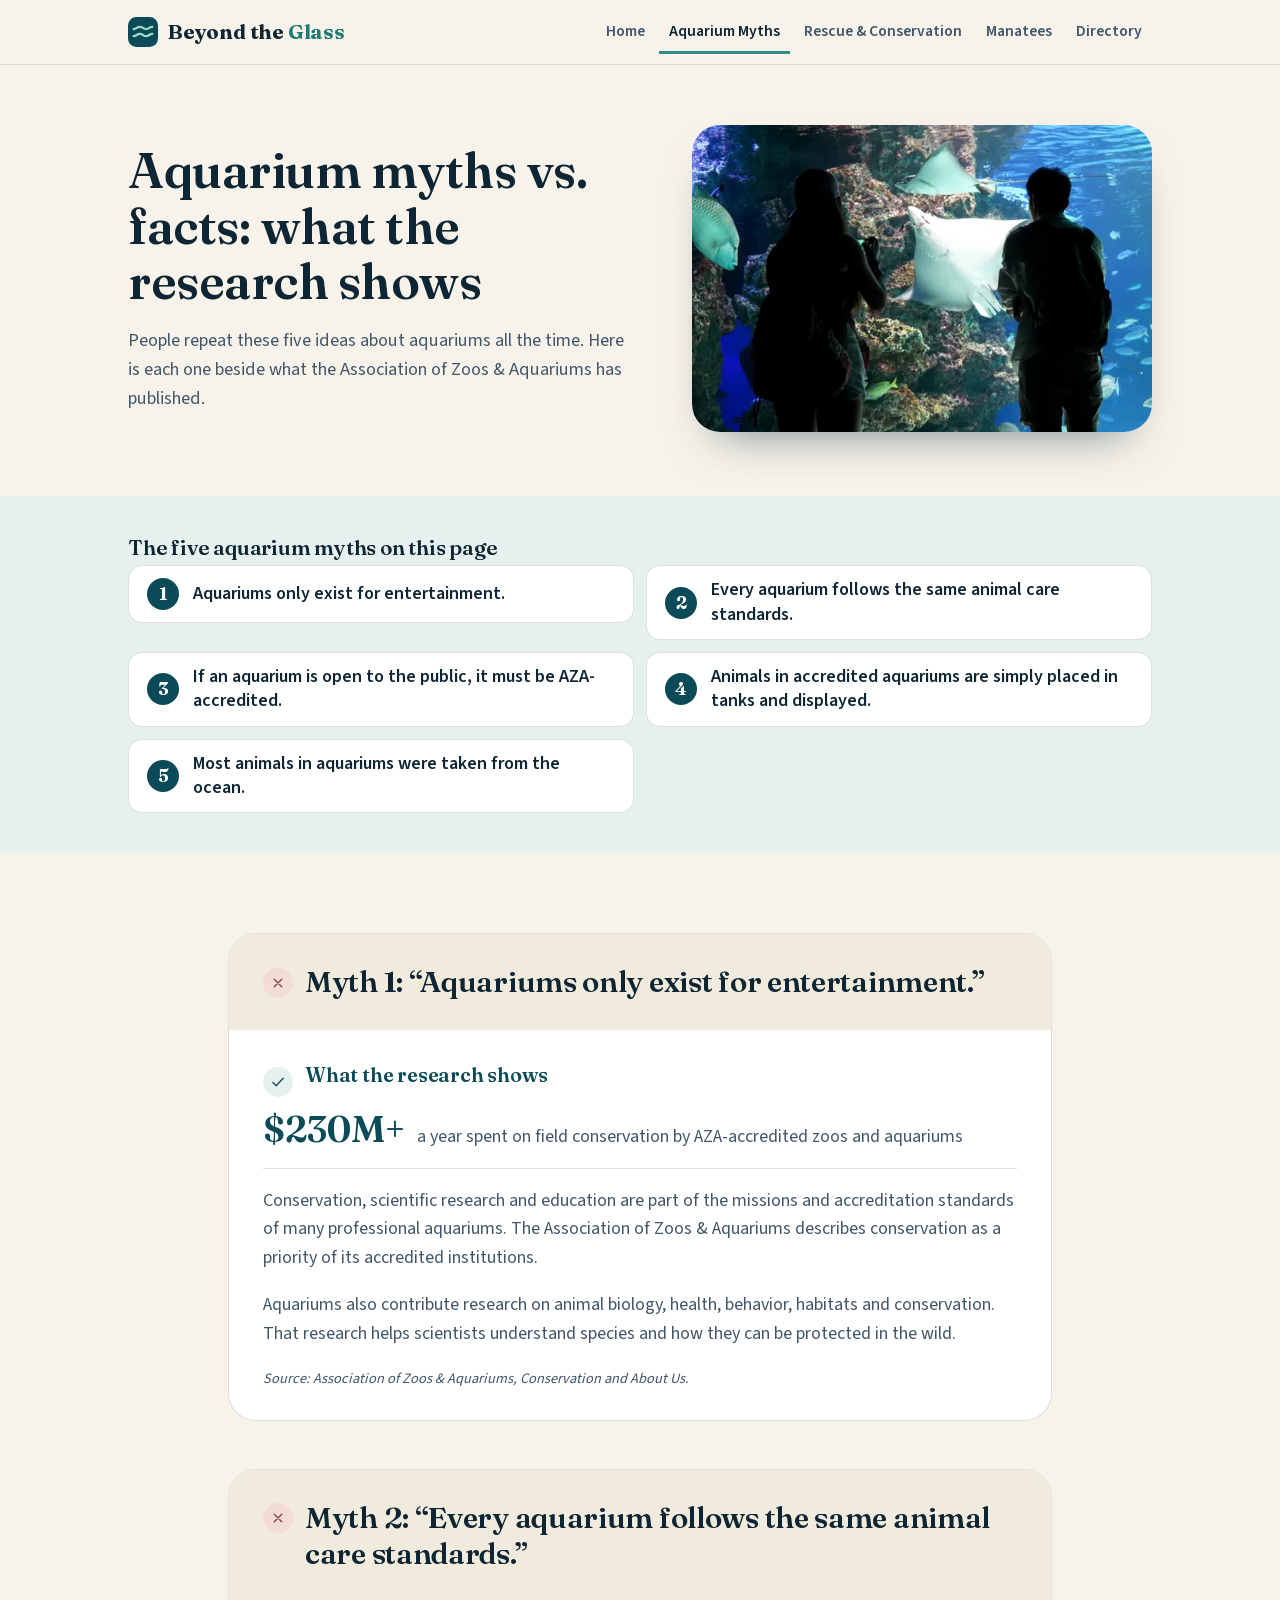
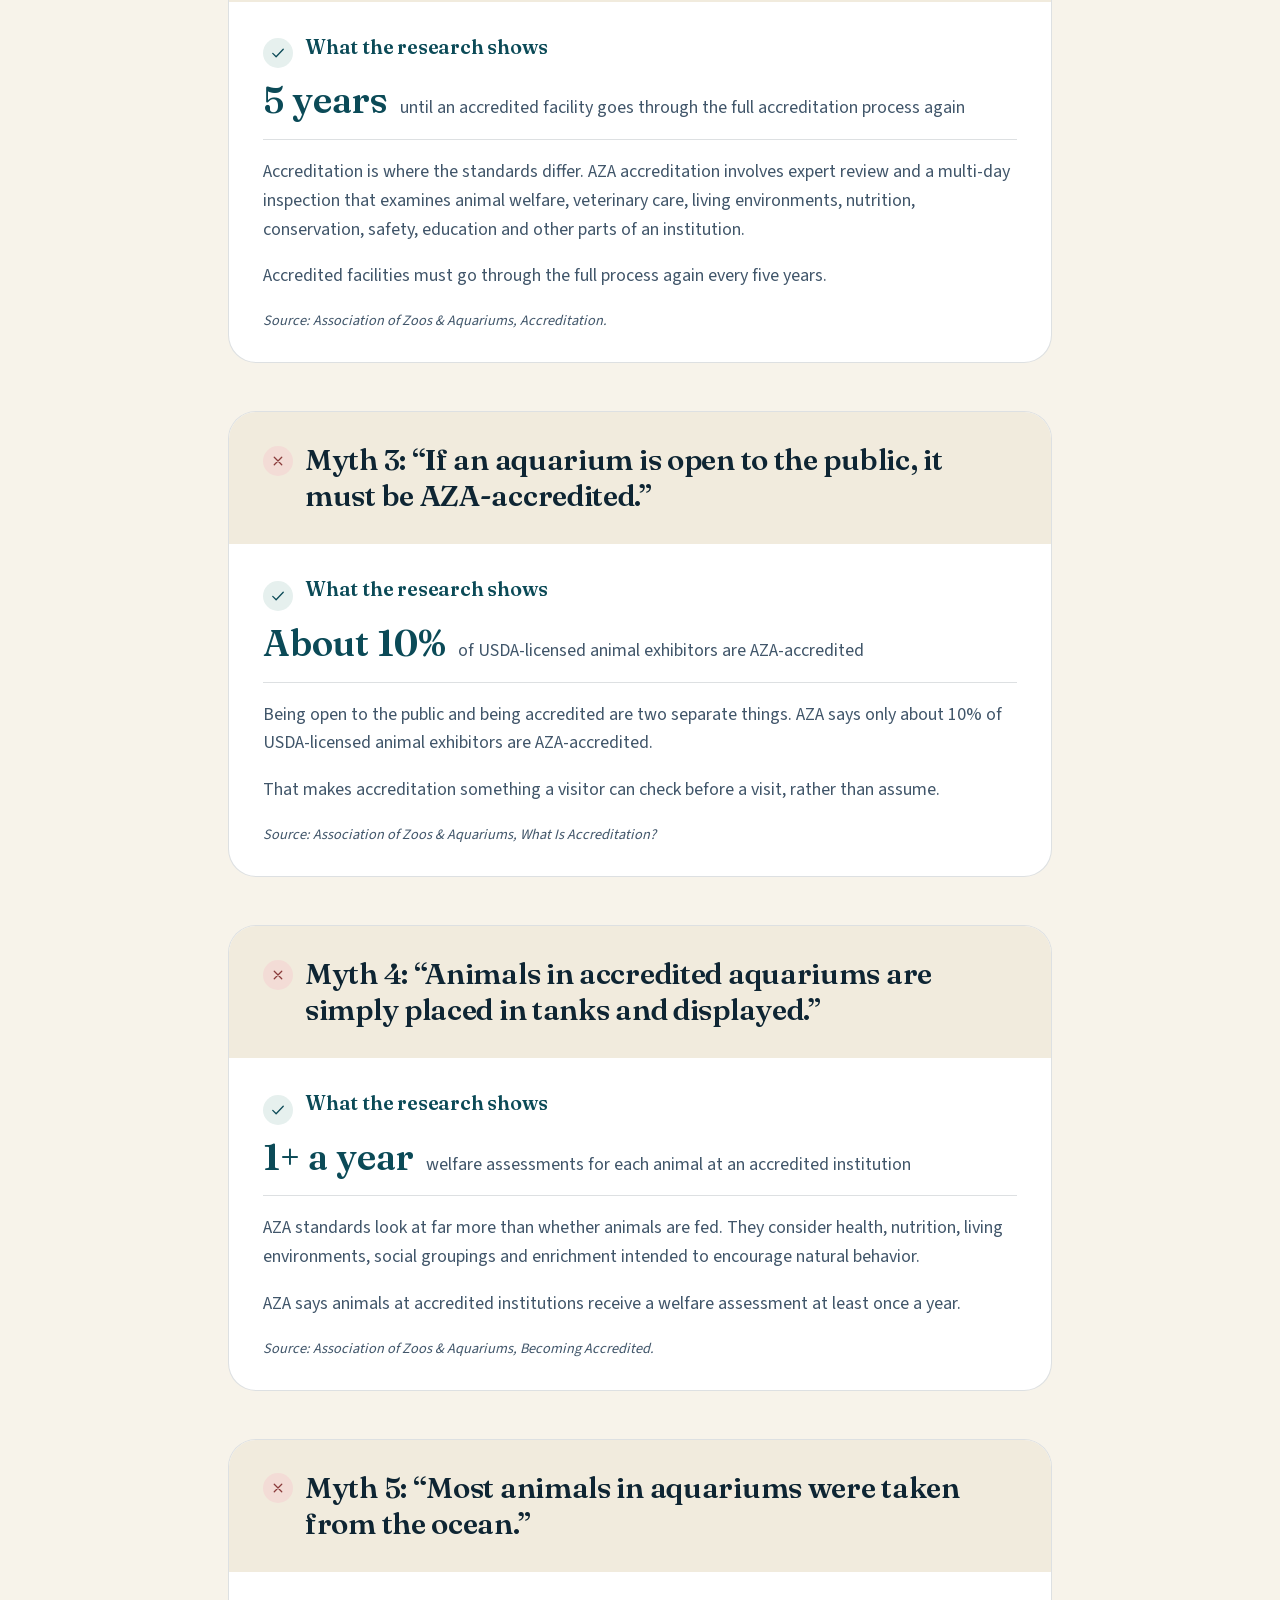
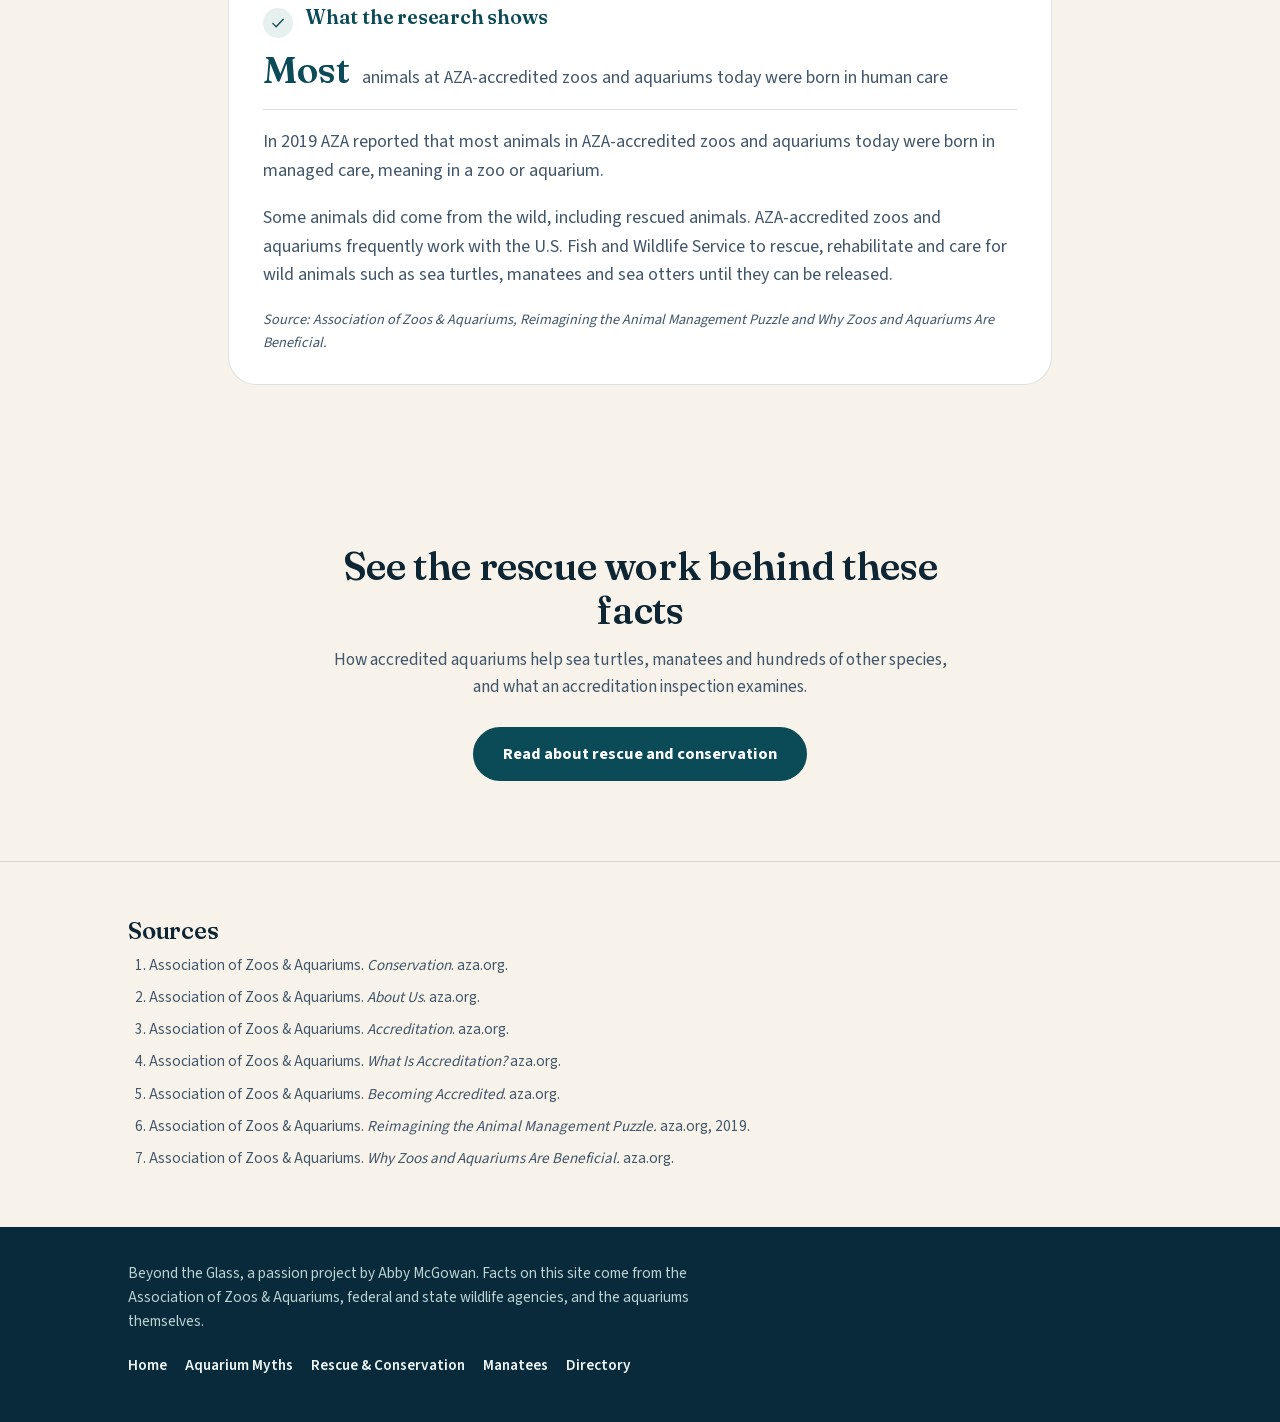
<file: aquarium-myths.html>
<!DOCTYPE html>
<html lang="en">
<head>
<meta charset="UTF-8">
<meta name="viewport" content="width=device-width, initial-scale=1.0">
<title>Aquarium Myths vs. Facts: What the Research Shows | Beyond the Glass</title>
<meta name="description" content="Five common aquarium myths checked against research from the Association of Zoos & Aquariums: entertainment, care standards, accreditation, animal welfare and where aquarium animals come from.">
<meta name="robots" content="index,follow,max-image-preview:large">
<link rel="canonical" href="https://odyssey-jotun.github.io/beyond-the-glass/aquarium-myths.html">
<meta name="author" content="Abby McGowan">
<meta name="theme-color" content="#F7F3EA">
<meta property="og:site_name" content="Beyond the Glass">
<meta property="og:title" content="Aquarium Myths vs. Facts: What the Research Shows | Beyond the Glass">
<meta property="og:description" content="Five common aquarium myths checked against research from the Association of Zoos & Aquariums: entertainment, care standards, accreditation, animal welfare and where aquarium animals come from.">
<meta property="og:type" content="website">
<meta property="og:url" content="https://odyssey-jotun.github.io/beyond-the-glass/aquarium-myths.html">
<meta property="og:image" content="https://odyssey-jotun.github.io/beyond-the-glass/images/og.jpg">
<meta property="og:image:width" content="1200">
<meta property="og:image:height" content="630">
<meta property="og:image:alt" content="Two children watching a sea lion swim up to the glass of an aquarium">
<meta name="twitter:card" content="summary_large_image">
<link rel="icon" href="favicon.svg" type="image/svg+xml">
<link rel="preload" as="image" type="image/webp" href="images/hero-rays-960.webp" imagesrcset="images/hero-rays-600.webp 600w, images/hero-rays-800.webp 800w, images/hero-rays-960.webp 960w, images/hero-rays-1200.webp 1200w" imagesizes="(max-width: 860px) calc(100vw - 40px), 500px" fetchpriority="high">
<link rel="preload" href="fonts/fraunces.woff2" as="font" type="font/woff2" crossorigin>
<link rel="preload" href="fonts/source-sans.woff2" as="font" type="font/woff2" crossorigin>
<style>@font-face{font-family:'Fraunces';font-style:normal;font-weight:600 700;font-display:swap;src:url(fonts/fraunces.woff2) format('woff2')}@font-face{font-family:'Source Sans 3';font-style:normal;font-weight:400 700;font-display:swap;src:url(fonts/source-sans.woff2) format('woff2')}:root{--bg:#F7F3EA;--bg-alt:#E6F0EE;--card:#FFFFFF;--ink:#0E2533;--ink-soft:#41566A;--primary:#0B4A57;--primary-dk:#082A3A;--glass:#2F8F86;--glass-lt:#9ED8CC;--sand-dk:#D9C9A6;--on-dark:#EEF6F5;--on-dark-soft:#BCD3D3;--line:rgba(14,37,51,0.14);--radius:18px;--radius-lg:28px;--wrap:1080px;--flow-tight:0.32em;--flow-block:44px;--flow-section:80px}*{box-sizing:border-box}html{scroll-behavior:smooth;scroll-padding-top:84px}@media (prefers-reduced-motion:reduce){html{scroll-behavior:auto}*{animation-duration:0.001ms !important;transition-duration:0.001ms !important}}body{margin:0;background:var(--bg);color:var(--ink);font-family:'Source Sans 3',ui-sans-serif,system-ui,-apple-system,'Segoe UI',sans-serif;font-size:18px;line-height:1.6;-webkit-font-smoothing:antialiased}h1,h2,h3,h4{font-family:'Fraunces',Georgia,'Times New Roman',serif;font-weight:600;line-height:1.12;margin:0 0 var(--flow-tight);color:var(--ink);letter-spacing:-0.01em}p{margin:0 0 1em}p:last-child{margin-bottom:0}a{color:inherit}img{max-width:100%;height:auto}.wrap{max-width:var(--wrap);margin:0 auto;padding:0 28px}.skip{position:absolute;left:-9999px;top:10px;background:var(--card);color:var(--ink);padding:12px 18px;border-radius:999px;z-index:100;text-decoration:none;font-weight:700;border:2px solid var(--primary)}.skip:focus{left:16px}a:focus-visible,button:focus-visible{outline:3px solid var(--glass);outline-offset:3px;border-radius:4px}nav.site{position:sticky;top:0;z-index:20;background:rgba(247,243,234,0.95);backdrop-filter:blur(8px);border-bottom:1px solid var(--line)}nav.site .wrap{display:flex;align-items:center;justify-content:space-between;gap:4px 20px;padding-top:10px;padding-bottom:10px;flex-wrap:wrap}.wordmark{display:inline-flex;align-items:center;gap:10px;font-family:'Fraunces',Georgia,serif;font-weight:700;font-size:1.28rem;letter-spacing:-0.01em;color:var(--ink);text-decoration:none;white-space:nowrap;min-height:44px}.wordmark .mark{width:30px;height:30px;flex:none}.wordmark .last{color:#1F7A72}nav.site ul{list-style:none;display:flex;align-items:center;gap:4px;margin:0;padding:0;font-size:0.98rem;font-weight:600}nav.site ul a{text-decoration:none;color:var(--ink-soft);display:inline-flex;align-items:center;min-height:44px;padding:0 10px;white-space:nowrap;transition:color 0.15s ease}nav.site ul a:hover{color:var(--primary)}nav.site ul a[aria-current="page"]{color:var(--ink);box-shadow:inset 0 -3px 0 var(--glass)}.btn{display:inline-flex;align-items:center;justify-content:center;text-align:center;min-height:50px;background:var(--primary);color:#FFFFFF;text-decoration:none;font-weight:700;font-size:1.02rem;padding:12px 28px;border-radius:999px;border:2px solid var(--primary);transition:background 0.18s ease,color 0.18s ease,border-color 0.18s ease}.btn:hover{background:var(--primary-dk);border-color:var(--primary-dk)}.btn.ghost{background:transparent;color:var(--primary)}.btn.ghost:hover{background:var(--primary);color:#FFFFFF;border-color:var(--primary)}.btn-row{display:flex;gap:14px;flex-wrap:wrap;align-items:center;justify-content:center;margin-top:30px}section{padding:var(--flow-section) 0}section.tight{padding:40px 0}.band{background:var(--bg-alt)}.section-head{max-width:720px;margin-bottom:34px}.section-head.center{text-align:center;margin-left:auto;margin-right:auto}h2{font-size:clamp(1.8rem,3.3vw,2.45rem)}.section-head p{color:var(--ink-soft);font-size:1.08rem}.small-h{font-size:1.3rem}.hero{padding:64px 0 80px}.hero-text{text-align:center;max-width:820px;margin:0 auto 40px}.hero h1{font-size:clamp(2.3rem,5.4vw,3.8rem)}.hero .lede{font-size:1.2rem;color:var(--ink-soft);margin:10px auto 0;max-width:40em}.hero-photo{margin:0;border-radius:var(--radius-lg);overflow:hidden;aspect-ratio:3/2;background:var(--bg-alt);box-shadow:0 24px 48px -26px rgba(8,42,58,0.6)}.hero-photo img{display:block;width:100%;height:100%;object-fit:cover}.hero-photo.wide{aspect-ratio:2.2/1}.hero-photo.wide img{object-position:center 42%}.split{display:grid;grid-template-columns:1.05fr 0.95fr;gap:56px;align-items:center}.split.flip{grid-template-columns:0.95fr 1.05fr}.page-hero{padding:60px 0 64px}.page-hero h1{font-size:clamp(2.1rem,4.4vw,3.1rem)}.page-hero .lede{font-size:1.14rem;color:var(--ink-soft);margin-top:8px;max-width:34em}.photo{margin:0;border-radius:var(--radius);overflow:hidden;aspect-ratio:4/3;background:var(--bg-alt);box-shadow:0 20px 40px -24px rgba(8,42,58,0.55)}.photo img{display:block;width:100%;height:100%;object-fit:cover}.split p{color:var(--ink-soft)}.split h2 + p,.about-text p.name-line{margin-top:0}.cards{display:grid;grid-template-columns:repeat(3,1fr);gap:22px}.cards.two{grid-template-columns:1fr 1fr;margin-top:var(--flow-block)}.card{background:var(--card);border:1px solid var(--line);border-radius:var(--radius);padding:28px 26px;border-top:5px solid var(--glass)}.card h3{font-size:1.3rem}.card p{font-size:1rem;color:var(--ink-soft)}.card .num{font-family:'Fraunces',Georgia,serif;font-weight:700;font-size:clamp(2rem,3.4vw,2.5rem);line-height:1;letter-spacing:-0.02em;color:var(--primary);margin:0 0 12px}.problem{border-top:0;padding:30px 26px 28px}.problem .icon{width:64px;height:64px;border-radius:18px;background:var(--bg-alt);color:var(--primary);display:flex;align-items:center;justify-content:center;margin-bottom:20px}.problem .icon svg{width:36px;height:36px}.problem .num{font-size:clamp(2.4rem,4.2vw,3rem);margin-bottom:10px}.problem .of{font-size:0.9rem;font-weight:700;color:var(--ink-soft);margin:12px 0 0;border-top:1px solid var(--line);padding-top:12px}.punch{font-family:'Fraunces',Georgia,serif;font-weight:600;font-size:clamp(1.3rem,2.4vw,1.65rem);line-height:1.3;text-align:center;color:var(--primary);max-width:760px;margin:var(--flow-block) auto 0}.strip{list-style:none;margin:var(--flow-block) 0 0;padding:0;display:grid;grid-template-columns:repeat(3,1fr);background:var(--card);border:1px solid var(--line);border-radius:var(--radius)}.strip li{padding:24px 26px;border-left:1px solid var(--line)}.strip li:first-child{border-left:0}.strip .n{display:block;font-family:'Fraunces',Georgia,serif;font-weight:700;font-size:2.2rem;line-height:1;color:var(--primary);margin-bottom:8px}.strip .t{font-size:0.98rem;color:var(--ink-soft);line-height:1.4;display:block}.about-text p{font-size:1.06rem}.about-text p.name-line{color:var(--ink);font-weight:700;font-size:1.12rem}.steps{list-style:none;margin:0;padding:0;display:grid;grid-template-columns:repeat(3,1fr);gap:22px;counter-reset:step}.steps li{background:var(--card);border:1px solid var(--line);border-radius:var(--radius);padding:28px 26px;counter-increment:step}.steps li:before{content:counter(step);display:flex;align-items:center;justify-content:center;width:46px;height:46px;border-radius:50%;background:var(--primary);color:#FFFFFF;font-family:'Fraunces',Georgia,serif;font-weight:700;font-size:1.35rem;margin-bottom:18px}.steps h3{font-size:1.3rem}.steps p{font-size:1rem;color:var(--ink-soft)}.after{background:var(--primary-dk);color:var(--on-dark)}.after h2,.after h3{color:#FFFFFF}.after .section-head p{color:var(--on-dark-soft)}.stakes{display:grid;grid-template-columns:1fr 1fr;gap:26px}.stake h3{font-size:1.35rem;margin-bottom:14px}.outcomes{list-style:none;margin:0;padding:0;display:grid;gap:12px}.outcomes li{display:grid;grid-template-columns:26px 1fr;gap:14px;align-items:start;background:rgba(255,255,255,0.06);border:1px solid rgba(238,246,245,0.16);border-radius:14px;padding:16px 18px;color:var(--on-dark);font-size:1.02rem}.outcomes svg{width:24px;height:24px;margin-top:2px;color:#E3B9A9}.stake.good .outcomes svg{color:var(--glass-lt)}.stake.good .outcomes li{background:rgba(158,216,204,0.1);border-color:rgba(158,216,204,0.32)}.closing{text-align:center}.closing .wrap{max-width:680px}.closing p{color:var(--ink-soft);font-size:1.08rem}.closing .btn-row{margin-top:26px}.jump{list-style:none;margin:0;padding:0;display:grid;grid-template-columns:1fr 1fr;gap:12px}.jump a{display:flex;align-items:center;gap:14px;min-height:56px;background:var(--card);border:1px solid var(--line);border-radius:14px;padding:12px 18px;text-decoration:none;font-weight:600;line-height:1.35;transition:border-color 0.15s ease,color 0.15s ease}.jump a:hover{border-color:var(--glass);color:var(--primary)}.jump a span{flex:none;width:32px;height:32px;border-radius:50%;display:flex;align-items:center;justify-content:center;background:var(--primary);color:#FFFFFF;font-family:'Fraunces',Georgia,serif;font-weight:700}.myths{display:grid;gap:48px;max-width:880px}.myth{display:grid;grid-template-columns:1fr;gap:0;border-radius:var(--radius-lg);overflow:hidden;border:1px solid var(--line);background:var(--card)}.myth-q{background:#F1EBDD;padding:30px 34px}.myth-q h2{font-size:clamp(1.45rem,2.6vw,1.85rem);line-height:1.22;margin:0}.myth-a{padding:34px 34px 30px}.myth-a p{color:var(--ink-soft)}.myth h2,.myth h3{display:flex;gap:12px;align-items:flex-start}.myth-a h3{font-size:1.25rem;color:var(--primary);margin-bottom:14px}.mi{flex:none;width:30px;height:30px;border-radius:50%;display:flex;align-items:center;justify-content:center;margin-top:0.12em}.mi svg{width:18px;height:18px}.mi.no{background:#F3DCD6;color:#8A3B3B}.mi.yes{background:var(--bg-alt);color:var(--primary)}.myth-num{display:flex;align-items:baseline;flex-wrap:wrap;gap:4px 12px;padding-bottom:16px;border-bottom:1px solid var(--line)}.myth-num .n{font-family:'Fraunces',Georgia,serif;font-size:2.3rem;line-height:1;color:var(--primary)}.cite-line{font-size:0.9rem;color:var(--ink-soft);font-style:italic;margin-top:14px}.checks{list-style:none;margin:0;padding:0;display:flex;flex-wrap:wrap;justify-content:center;gap:14px}.checks li{flex:0 1 240px}.checks li{display:flex;align-items:center;gap:14px;background:var(--card);border:1px solid var(--line);border-radius:14px;padding:16px 18px;font-weight:700;line-height:1.25}.ci,.fi{flex:none;width:46px;height:46px;border-radius:14px;background:var(--bg-alt);color:var(--primary);display:flex;align-items:center;justify-content:center}.ci svg,.fi svg{width:28px;height:28px}.soon{max-width:760px;margin:0 auto 36px;text-align:center;background:var(--card);border:2px dashed var(--glass);border-radius:var(--radius-lg);padding:30px 32px}.soon h2{font-size:clamp(1.5rem,2.8vw,1.95rem)}.soon p{color:var(--ink-soft)}.entries{display:grid;grid-template-columns:repeat(3,1fr);gap:22px}.entry{background:var(--card);border:1px solid var(--line);border-radius:var(--radius);padding:24px;display:grid;gap:16px;align-content:start}.entry-head{display:grid;gap:10px;padding-bottom:14px;border-bottom:1px solid var(--line)}.entry-head h3{font-size:1.3rem;margin:0}.entry-head p{font-size:0.95rem;color:var(--ink-soft)}.entry .field{display:grid;grid-template-columns:46px 1fr;gap:6px 14px;align-items:center}.entry .field h4{font-size:1.05rem;margin:0}.entry .field p{grid-column:2;font-size:0.96rem;color:var(--ink-soft)}.entry.ghost .fi{opacity:0.55}.bar{display:block;height:14px;border-radius:7px;background:#E7E1D3}.bar.w35{width:35%}.bar.w60{width:60%;height:20px}.bar.w70{width:70%}.bar.w75{width:75%}.bar.w80{width:80%}.fields{list-style:none;margin:0;padding:0;display:grid;grid-template-columns:repeat(3,1fr);gap:22px}.fields li{background:var(--card);border:1px solid var(--line);border-radius:var(--radius);padding:26px 24px;display:grid;gap:16px;align-content:start}.fields h3{font-size:1.25rem}.fields p{font-size:1rem;color:var(--ink-soft)}.refs{padding:56px 0;border-top:1px solid var(--line)}.refs h2{font-size:1.5rem}.refs ol{max-width:860px;margin:0;padding-left:1.3rem;display:grid;gap:8px;font-size:0.95rem;color:var(--ink-soft)}footer{background:var(--primary-dk);color:var(--on-dark-soft);padding:34px 0;font-size:0.95rem}footer .wrap{display:flex;justify-content:space-between;align-items:center;flex-wrap:wrap;gap:10px 24px}footer p{margin:0;max-width:40em}footer ul{list-style:none;display:flex;flex-wrap:wrap;gap:0 18px;margin:0;padding:0;font-weight:600}footer ul a{display:inline-flex;align-items:center;min-height:44px;color:var(--on-dark);text-decoration:none}footer ul a:hover{color:var(--glass-lt)}@media (max-width:900px){nav.site ul{order:3;width:100%;justify-content:space-between;gap:0;border-top:1px solid var(--line)}nav.site ul a{padding:0 4px;font-size:0.92rem}html{scroll-padding-top:130px}}@media (min-width:560px) and (max-width:900px){nav.site ul{justify-content:flex-start;gap:18px}}@media (max-width:860px){.split,.split.flip{grid-template-columns:1fr;gap:30px}.page-hero .hero-photo{order:-1;aspect-ratio:16/10}.split.flip>.photo{order:0}.cards,.cards.two,.steps,.stakes,.entries,.fields,.jump{grid-template-columns:1fr}.myth{grid-template-columns:1fr}.entries .ghost:nth-child(n+2){display:none}.hero-photo.wide{aspect-ratio:3/2}}@media (max-width:620px){:root{--flow-section:56px;--flow-block:34px}body{font-size:17px}.wrap{padding:0 20px}.hero{padding:36px 0 56px}.hero-text{margin-bottom:28px}.page-hero{padding:24px 0 44px}.btn-row .btn{width:100%}.strip{grid-template-columns:1fr}.strip li{border-left:0;border-top:1px solid var(--line)}.strip li:first-child{border-top:0}.myth-q,.myth-a{padding:26px 22px}.checks li{flex:1 1 100%}.soon{padding:26px 22px}.wordmark{font-size:1.18rem}}@media (max-width:480px){nav.site ul .x{display:none}}.region h2{font-size:clamp(1.6rem,3vw,2.1rem)}.region h2 + .entries{margin-top:18px}.entry{scroll-margin-top:90px}.entry-link{margin:0;font-weight:700}.entry-link a,.steps a,.split a{color:var(--primary);text-underline-offset:3px}.entry-link a:hover{color:var(--primary-dk)}.note{margin:18px 0 0;font-size:0.98rem;color:var(--ink-soft);max-width:46em}.wrap.split + .wrap{margin-top:var(--flow-block)}.section-head + .cards.two{margin-top:0}.helpers{list-style:none;margin:0;padding:0;display:grid;grid-template-columns:repeat(2,1fr);gap:14px}.helpers a{display:flex;align-items:center;gap:14px;min-height:64px;background:var(--card);border:1px solid var(--line);border-radius:14px;padding:12px 18px;text-decoration:none;line-height:1.3;transition:border-color 0.15s ease,color 0.15s ease}.helpers a:hover{border-color:var(--glass);color:var(--primary)}.helpers .hn{display:block;font-weight:700}.helpers em{display:block;font-style:normal;font-size:0.94rem;color:var(--ink-soft)}@media (max-width:860px){.helpers{grid-template-columns:1fr}}a[href^="tel:"]{white-space:nowrap}.entry .field p{grid-column:1 / -1}.jump .down svg{width:18px;height:18px}.jump a em{margin-left:auto;font-style:normal;font-weight:400;font-size:0.92rem;color:var(--ink-soft);white-space:nowrap}</style>
<script type="application/ld+json">{"@context":"https://schema.org","@graph":[{"@type":"WebSite","@id":"https://odyssey-jotun.github.io/beyond-the-glass/#site","url":"https://odyssey-jotun.github.io/beyond-the-glass/","name":"Beyond the Glass","description":"Clear, sourced information on aquarium conservation, rescue, animal welfare and common aquarium myths.","author":{"@id":"https://odyssey-jotun.github.io/beyond-the-glass/#abby"},"inLanguage":"en-US"},{"@type":"Person","@id":"https://odyssey-jotun.github.io/beyond-the-glass/#abby","name":"Abby McGowan","description":"High school senior and creator of Beyond the Glass, a guide to aquarium conservation, animal welfare and common aquarium myths.","url":"https://odyssey-jotun.github.io/beyond-the-glass/#about"},{"@type":"Article","@id":"https://odyssey-jotun.github.io/beyond-the-glass/aquarium-myths.html#page","url":"https://odyssey-jotun.github.io/beyond-the-glass/aquarium-myths.html","name":"Aquarium Myths vs. Facts: What the Research Shows | Beyond the Glass","headline":"Aquarium Myths vs. Facts: What the Research Shows | Beyond the Glass","description":"Five common aquarium myths checked against research from the Association of Zoos & Aquariums: entertainment, care standards, accreditation, animal welfare and where aquarium animals come from.","isPartOf":{"@id":"https://odyssey-jotun.github.io/beyond-the-glass/#site"},"author":{"@id":"https://odyssey-jotun.github.io/beyond-the-glass/#abby"},"inLanguage":"en-US","datePublished":"2026-10-08","dateModified":"2026-10-08","image":"https://odyssey-jotun.github.io/beyond-the-glass/images/og.jpg","about":"Common misconceptions about aquariums"},{"@type":"BreadcrumbList","itemListElement":[{"@type":"ListItem","position":1,"name":"Home","item":"https://odyssey-jotun.github.io/beyond-the-glass/"},{"@type":"ListItem","position":2,"name":"Aquarium Myths","item":"https://odyssey-jotun.github.io/beyond-the-glass/aquarium-myths.html"}]}]}</script>
</head>
<body>

<a class="skip" href="#main">Skip to content</a>
<nav class="site" aria-label="Primary">
  <div class="wrap">
    <a class="wordmark" href="index.html"><svg class="mark" viewBox="0 0 32 32" aria-hidden="true"><rect width="32" height="32" rx="9" fill="#0B4A57"/><path d="M6 13c3.3 0 3.3-2.6 6.7-2.6s3.3 2.6 6.6 2.6 3.4-2.6 6.7-2.6M6 20.5c3.3 0 3.3-2.6 6.7-2.6s3.3 2.6 6.6 2.6 3.4-2.6 6.7-2.6" fill="none" stroke="#9ED8CC" stroke-width="2.4" stroke-linecap="round"/></svg><span>Beyond the <span class="last">Glass</span></span></a>
    <ul>
      <li><a href="index.html"><span>Home</span></a></li>
      <li><a href="aquarium-myths.html" aria-current="page"><span><span class="x">Aquarium </span>Myths</span></a></li>
      <li><a href="rescue-and-conservation.html"><span>Rescue<span class="x"> &amp; Conservation</span></span></a></li>
      <li><a href="manatees.html"><span>Manatees</span></a></li>
      <li><a href="aquarium-directory.html"><span>Directory</span></a></li>
    </ul>
  </div>
</nav>

<main id="main">

<header class="page-hero">
  <div class="wrap split">
    <div>
      <h1>Aquarium myths vs. facts: what the research shows</h1>
      <p class="lede">People repeat these five ideas about aquariums all the time. Here is each one beside what the Association of Zoos &amp; Aquariums has published.</p>
    </div>
    <figure class="hero-photo"><img src="images/hero-rays-960.webp" srcset="images/hero-rays-600.webp 600w, images/hero-rays-800.webp 800w, images/hero-rays-960.webp 960w, images/hero-rays-1200.webp 1200w" sizes="(max-width: 860px) calc(100vw - 40px), 500px" width="1200" height="800" alt="Two young visitors standing at a huge aquarium window as a pale ray swims past" fetchpriority="high" decoding="async"></figure>
  </div>
</header>

<section class="band tight">
  <div class="wrap">
    <h2 class="small-h">The five aquarium myths on this page</h2>
    <ol class="jump">
      <li><a href="#entertainment"><span>1</span>Aquariums only exist for entertainment.</a></li>
      <li><a href="#standards"><span>2</span>Every aquarium follows the same animal care standards.</a></li>
      <li><a href="#accredited"><span>3</span>If an aquarium is open to the public, it must be AZA-accredited.</a></li>
      <li><a href="#tanks"><span>4</span>Animals in accredited aquariums are simply placed in tanks and displayed.</a></li>
      <li><a href="#wild"><span>5</span>Most animals in aquariums were taken from the ocean.</a></li>
    </ol>
  </div>
</section>

<section>
  <div class="wrap myths">

    <article class="myth" id="entertainment">
      <div class="myth-q">
        <h2><span class="mi no"><svg viewBox="0 0 48 48" fill="none" stroke="currentColor" stroke-width="3.4" stroke-linecap="round" stroke-linejoin="round" aria-hidden="true"><path d="M14 14l20 20M34 14L14 34"/></svg></span>Myth 1: &ldquo;Aquariums only exist for entertainment.&rdquo;</h2>
      </div>
      <div class="myth-a">
        <h3><span class="mi yes"><svg viewBox="0 0 48 48" fill="none" stroke="currentColor" stroke-width="3.4" stroke-linecap="round" stroke-linejoin="round" aria-hidden="true"><path d="M10 25l9 9 19-20"/></svg></span>What the research shows</h3>
        <p class="myth-num"><span class="n">$230M+</span>a year spent on field conservation by AZA-accredited zoos and aquariums</p>
        <p>Conservation, scientific research and education are part of the missions and accreditation standards of many professional aquariums. The Association of Zoos &amp; Aquariums describes conservation as a priority of its accredited institutions.</p>
        <p>Aquariums also contribute research on animal biology, health, behavior, habitats and conservation. That research helps scientists understand species and how they can be protected in the wild.</p>
        <p class="cite-line">Source: Association of Zoos &amp; Aquariums, Conservation and About Us.</p>
      </div>
    </article>
    <article class="myth" id="standards">
      <div class="myth-q">
        <h2><span class="mi no"><svg viewBox="0 0 48 48" fill="none" stroke="currentColor" stroke-width="3.4" stroke-linecap="round" stroke-linejoin="round" aria-hidden="true"><path d="M14 14l20 20M34 14L14 34"/></svg></span>Myth 2: &ldquo;Every aquarium follows the same animal care standards.&rdquo;</h2>
      </div>
      <div class="myth-a">
        <h3><span class="mi yes"><svg viewBox="0 0 48 48" fill="none" stroke="currentColor" stroke-width="3.4" stroke-linecap="round" stroke-linejoin="round" aria-hidden="true"><path d="M10 25l9 9 19-20"/></svg></span>What the research shows</h3>
        <p class="myth-num"><span class="n">5 years</span>until an accredited facility goes through the full accreditation process again</p>
        <p>Accreditation is where the standards differ. AZA accreditation involves expert review and a multi-day inspection that examines animal welfare, veterinary care, living environments, nutrition, conservation, safety, education and other parts of an institution.</p>
        <p>Accredited facilities must go through the full process again every five years.</p>
        <p class="cite-line">Source: Association of Zoos &amp; Aquariums, Accreditation.</p>
      </div>
    </article>
    <article class="myth" id="accredited">
      <div class="myth-q">
        <h2><span class="mi no"><svg viewBox="0 0 48 48" fill="none" stroke="currentColor" stroke-width="3.4" stroke-linecap="round" stroke-linejoin="round" aria-hidden="true"><path d="M14 14l20 20M34 14L14 34"/></svg></span>Myth 3: &ldquo;If an aquarium is open to the public, it must be AZA-accredited.&rdquo;</h2>
      </div>
      <div class="myth-a">
        <h3><span class="mi yes"><svg viewBox="0 0 48 48" fill="none" stroke="currentColor" stroke-width="3.4" stroke-linecap="round" stroke-linejoin="round" aria-hidden="true"><path d="M10 25l9 9 19-20"/></svg></span>What the research shows</h3>
        <p class="myth-num"><span class="n">About 10%</span>of USDA-licensed animal exhibitors are AZA-accredited</p>
        <p>Being open to the public and being accredited are two separate things. AZA says only about 10% of USDA-licensed animal exhibitors are AZA-accredited.</p>
        <p>That makes accreditation something a visitor can check before a visit, rather than assume.</p>
        <p class="cite-line">Source: Association of Zoos &amp; Aquariums, What Is Accreditation?</p>
      </div>
    </article>
    <article class="myth" id="tanks">
      <div class="myth-q">
        <h2><span class="mi no"><svg viewBox="0 0 48 48" fill="none" stroke="currentColor" stroke-width="3.4" stroke-linecap="round" stroke-linejoin="round" aria-hidden="true"><path d="M14 14l20 20M34 14L14 34"/></svg></span>Myth 4: &ldquo;Animals in accredited aquariums are simply placed in tanks and displayed.&rdquo;</h2>
      </div>
      <div class="myth-a">
        <h3><span class="mi yes"><svg viewBox="0 0 48 48" fill="none" stroke="currentColor" stroke-width="3.4" stroke-linecap="round" stroke-linejoin="round" aria-hidden="true"><path d="M10 25l9 9 19-20"/></svg></span>What the research shows</h3>
        <p class="myth-num"><span class="n">1+ a year</span>welfare assessments for each animal at an accredited institution</p>
        <p>AZA standards look at far more than whether animals are fed. They consider health, nutrition, living environments, social groupings and enrichment intended to encourage natural behavior.</p>
        <p>AZA says animals at accredited institutions receive a welfare assessment at least once a year.</p>
        <p class="cite-line">Source: Association of Zoos &amp; Aquariums, Becoming Accredited.</p>
      </div>
    </article>
    <article class="myth" id="wild">
      <div class="myth-q">
        <h2><span class="mi no"><svg viewBox="0 0 48 48" fill="none" stroke="currentColor" stroke-width="3.4" stroke-linecap="round" stroke-linejoin="round" aria-hidden="true"><path d="M14 14l20 20M34 14L14 34"/></svg></span>Myth 5: &ldquo;Most animals in aquariums were taken from the ocean.&rdquo;</h2>
      </div>
      <div class="myth-a">
        <h3><span class="mi yes"><svg viewBox="0 0 48 48" fill="none" stroke="currentColor" stroke-width="3.4" stroke-linecap="round" stroke-linejoin="round" aria-hidden="true"><path d="M10 25l9 9 19-20"/></svg></span>What the research shows</h3>
        <p class="myth-num"><span class="n">Most</span>animals at AZA-accredited zoos and aquariums today were born in human care</p>
        <p>In 2019 AZA reported that most animals in AZA-accredited zoos and aquariums today were born in managed care, meaning in a zoo or aquarium.</p>
        <p>Some animals did come from the wild, including rescued animals. AZA-accredited zoos and aquariums frequently work with the U.S. Fish and Wildlife Service to rescue, rehabilitate and care for wild animals such as sea turtles, manatees and sea otters until they can be released.</p>
        <p class="cite-line">Source: Association of Zoos &amp; Aquariums, Reimagining the Animal Management Puzzle and Why Zoos and Aquariums Are Beneficial.</p>
      </div>
    </article>
  </div>
</section>

<section class="closing">
  <div class="wrap">
    <h2>See the rescue work behind these facts</h2>
    <p>How accredited aquariums help sea turtles, manatees and hundreds of other species, and what an accreditation inspection examines.</p>
    <div class="btn-row"><a href="rescue-and-conservation.html" class="btn">Read about rescue and conservation</a></div>
  </div>
</section>

<section class="refs" id="sources">
  <div class="wrap">
    <h2>Sources</h2>
    <ol>
      <li>Association of Zoos &amp; Aquariums. <em>Conservation</em>. aza.org.</li>
      <li>Association of Zoos &amp; Aquariums. <em>About Us</em>. aza.org.</li>
      <li>Association of Zoos &amp; Aquariums. <em>Accreditation</em>. aza.org.</li>
      <li>Association of Zoos &amp; Aquariums. <em>What Is Accreditation?</em> aza.org.</li>
      <li>Association of Zoos &amp; Aquariums. <em>Becoming Accredited</em>. aza.org.</li>
      <li>Association of Zoos &amp; Aquariums. <em>Reimagining the Animal Management Puzzle.</em> aza.org, 2019.</li>
      <li>Association of Zoos &amp; Aquariums. <em>Why Zoos and Aquariums Are Beneficial.</em> aza.org.</li>
    </ol>
  </div>
</section>

</main>

<footer>
  <div class="wrap">
    <p>Beyond the Glass, a passion project by Abby McGowan. Facts on this site come from the Association of Zoos &amp; Aquariums, federal and state wildlife agencies, and the aquariums themselves.</p>
    <ul>
      <li><a href="index.html">Home</a></li>
      <li><a href="aquarium-myths.html">Aquarium Myths</a></li>
      <li><a href="rescue-and-conservation.html">Rescue &amp; Conservation</a></li>
      <li><a href="manatees.html">Manatees</a></li>
      <li><a href="aquarium-directory.html">Directory</a></li>
    </ul>
  </div>
</footer>

</body>
</html>
</file>
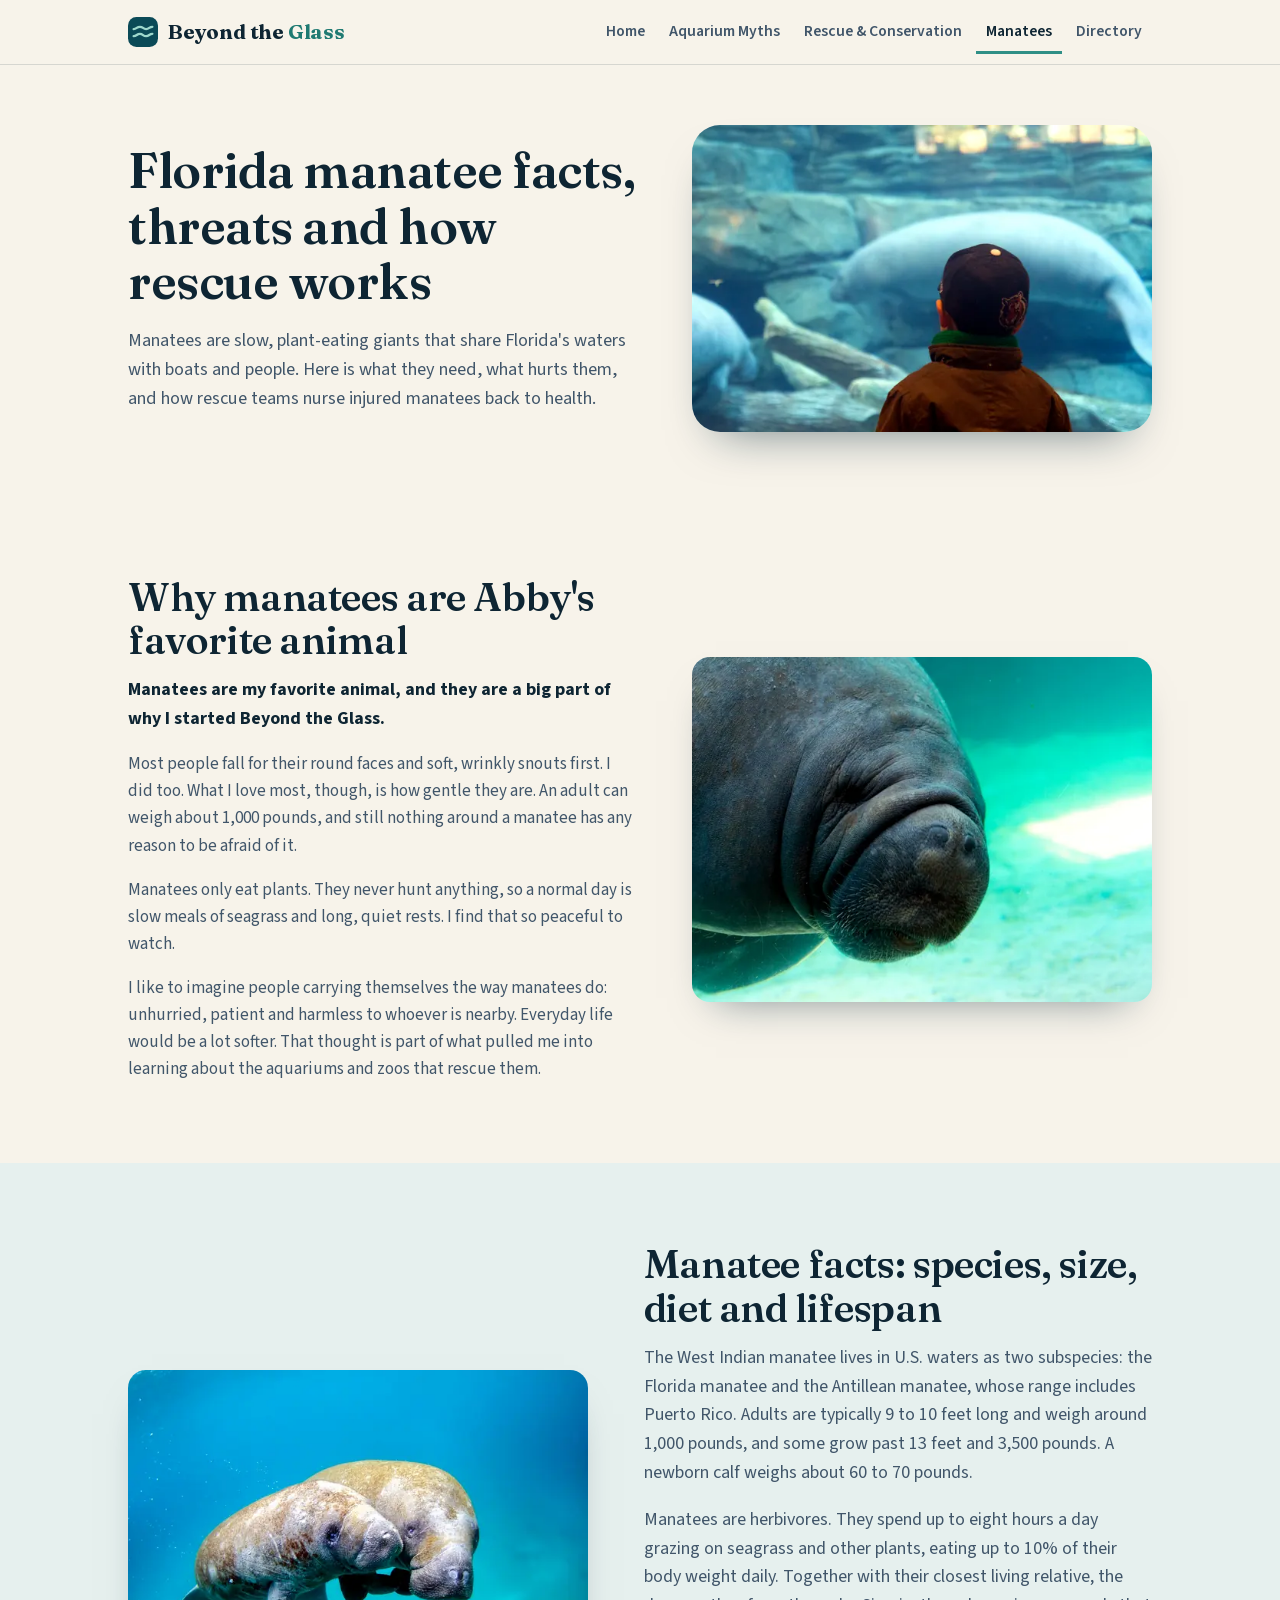
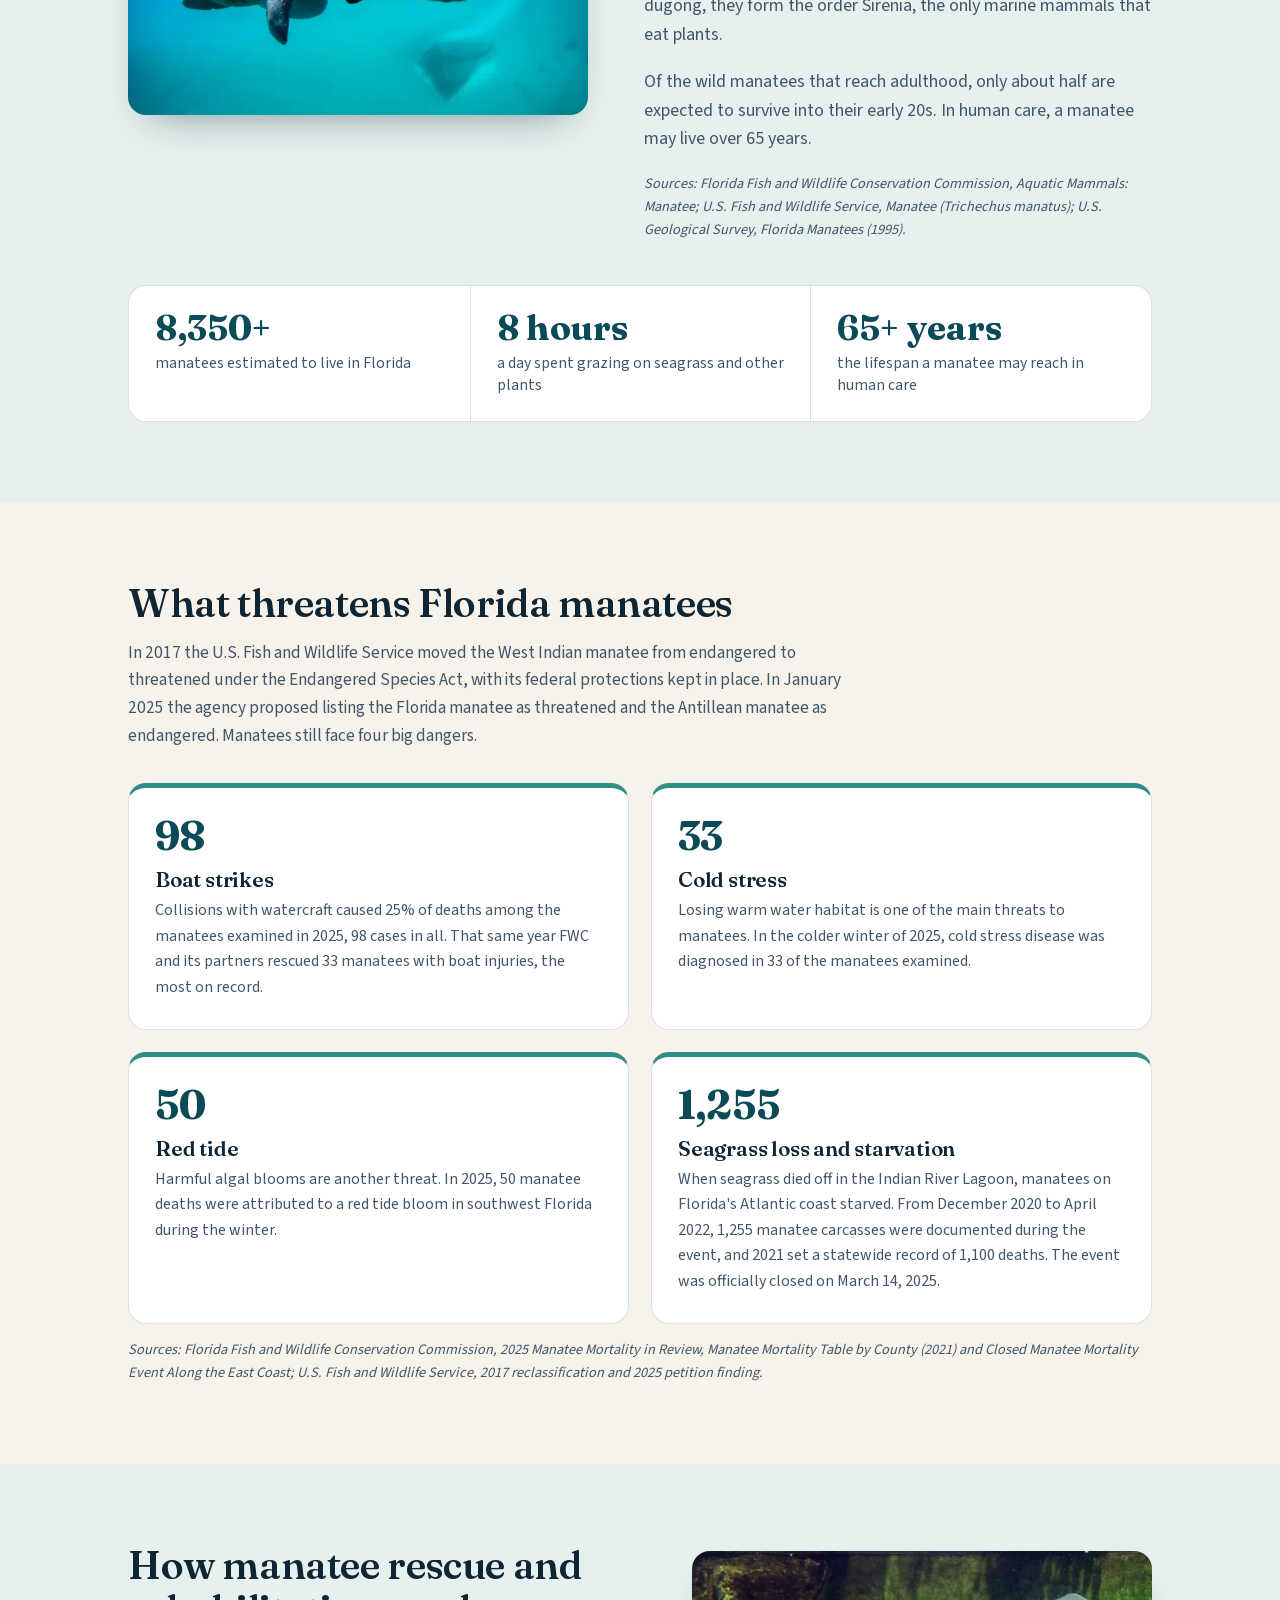
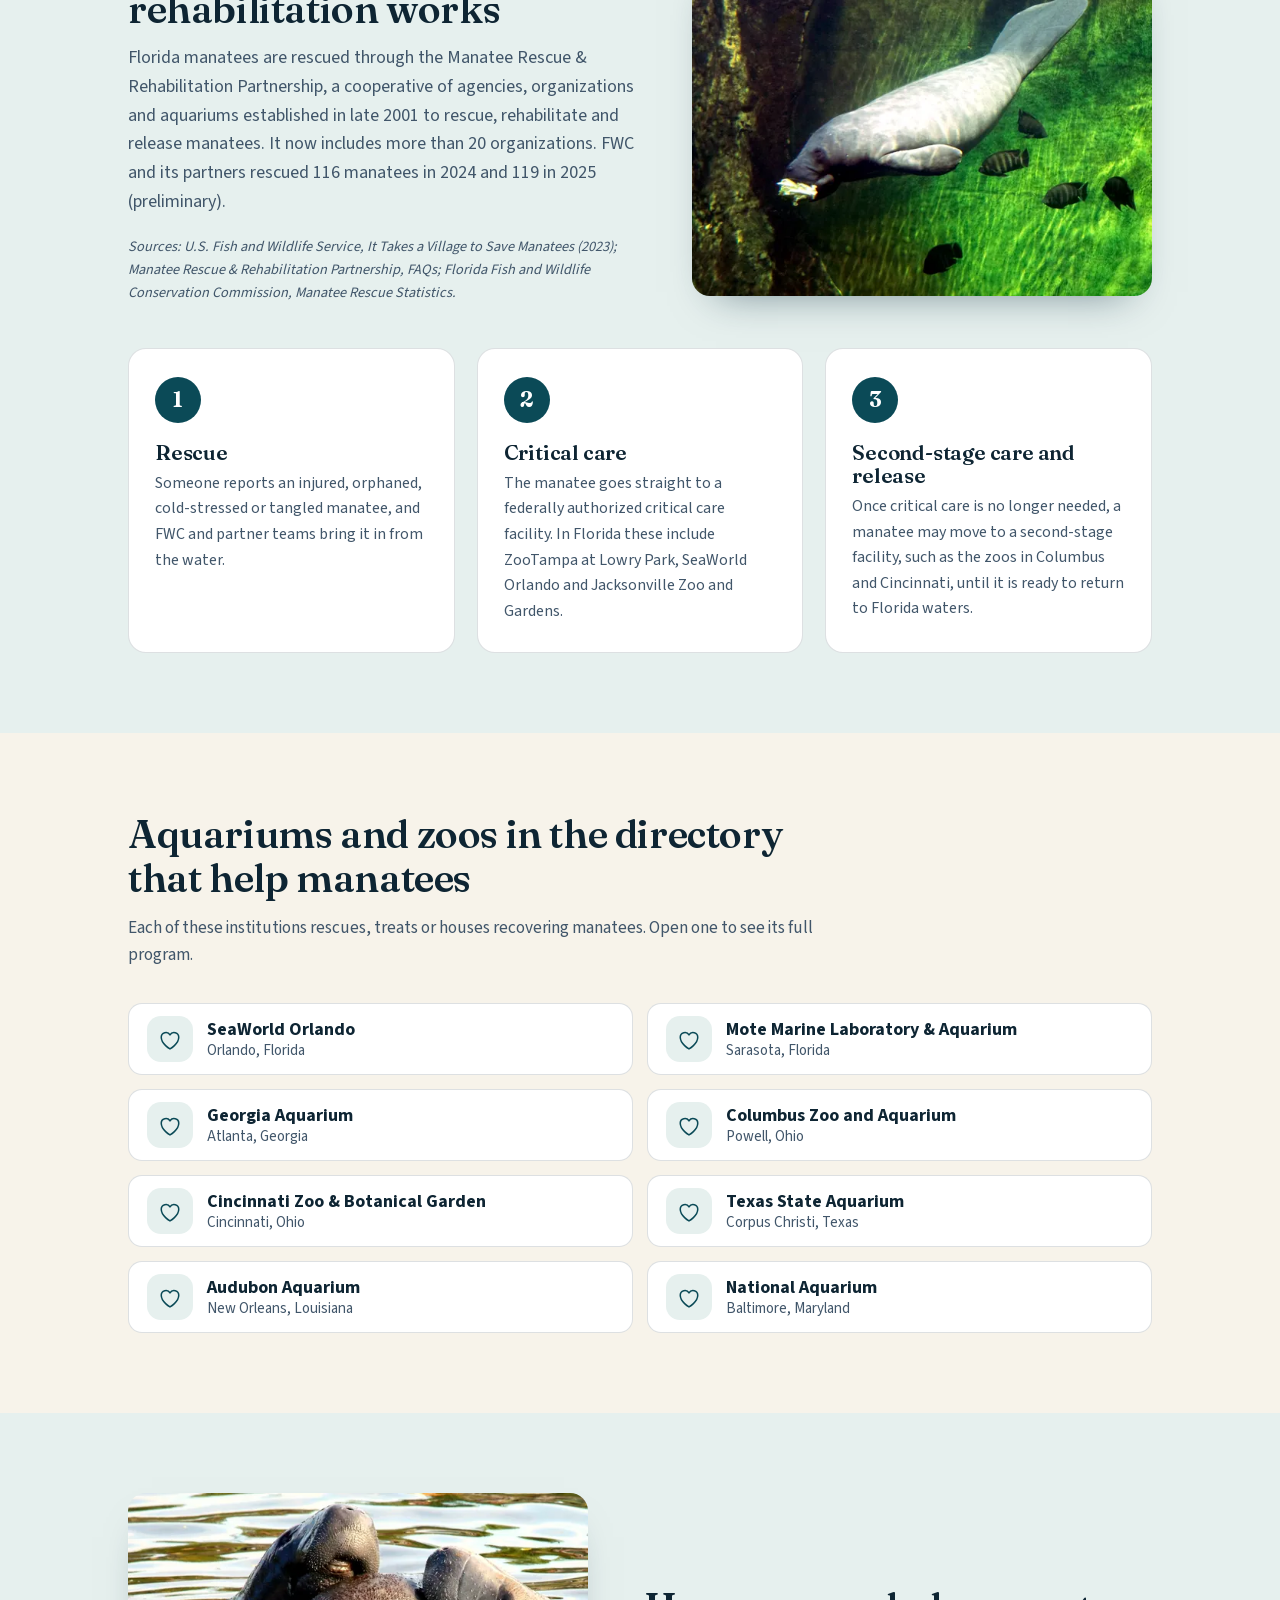
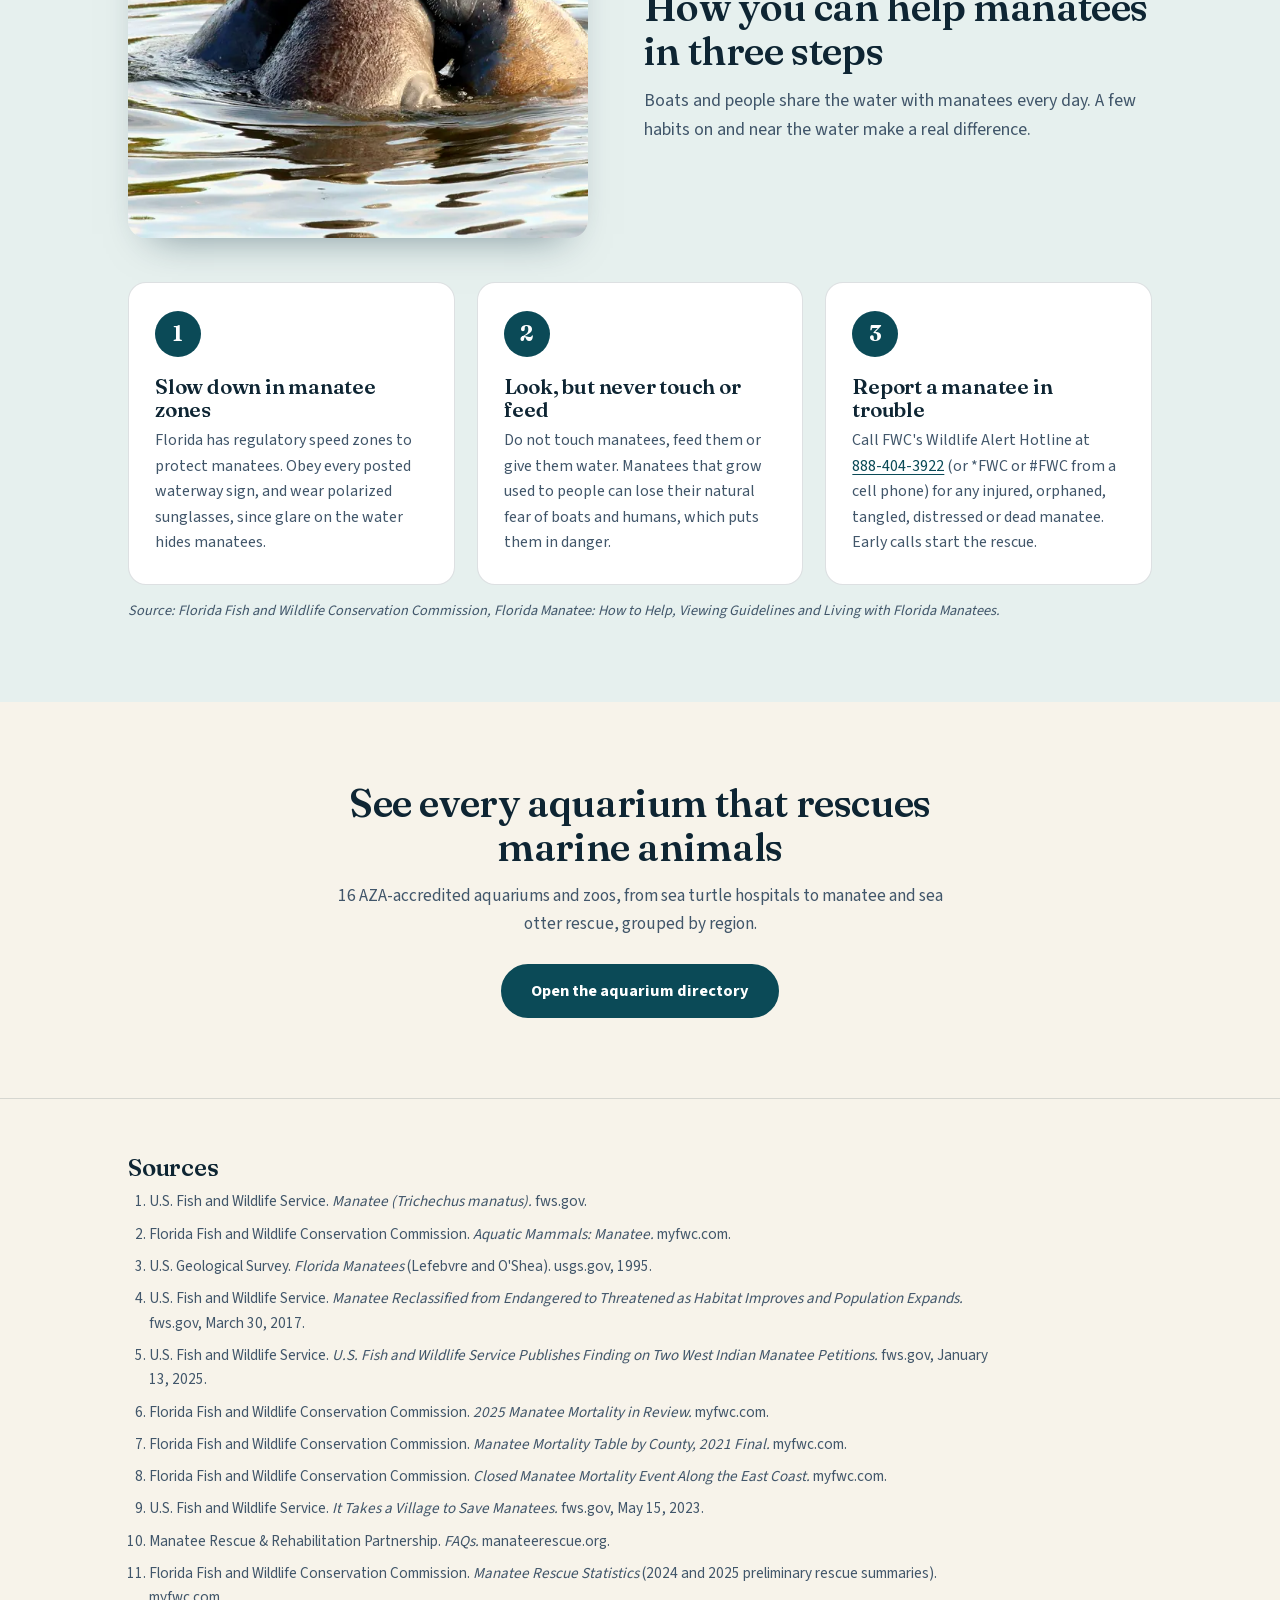
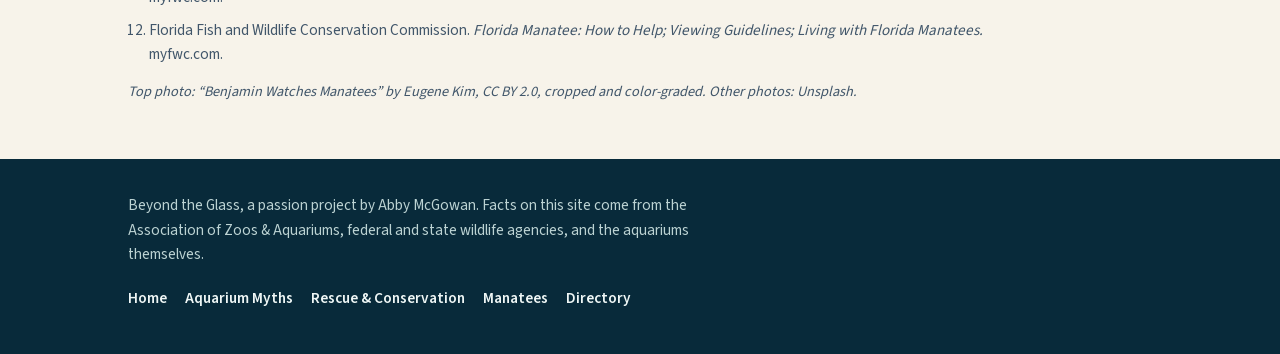
<file: manatees.html>
<!DOCTYPE html>
<html lang="en">
<head>
<meta charset="UTF-8">
<meta name="viewport" content="width=device-width, initial-scale=1.0">
<title>Florida Manatee Facts, Threats and How Rescue Works | Beyond the Glass</title>
<meta name="description" content="Florida manatee facts from FWC and the U.S. Fish and Wildlife Service: size, diet, lifespan, boat strikes, cold stress, red tide and seagrass loss, how manatee rescue works, and how to help.">
<meta name="robots" content="index,follow,max-image-preview:large">
<link rel="canonical" href="https://odyssey-jotun.github.io/beyond-the-glass/manatees.html">
<meta name="author" content="Abby McGowan">
<meta name="theme-color" content="#F7F3EA">
<meta property="og:site_name" content="Beyond the Glass">
<meta property="og:title" content="Florida Manatee Facts, Threats and How Rescue Works | Beyond the Glass">
<meta property="og:description" content="Florida manatee facts from FWC and the U.S. Fish and Wildlife Service: size, diet, lifespan, boat strikes, cold stress, red tide and seagrass loss, how manatee rescue works, and how to help.">
<meta property="og:type" content="website">
<meta property="og:url" content="https://odyssey-jotun.github.io/beyond-the-glass/manatees.html">
<meta property="og:image" content="https://odyssey-jotun.github.io/beyond-the-glass/images/og.jpg">
<meta property="og:image:width" content="1200">
<meta property="og:image:height" content="630">
<meta property="og:image:alt" content="Two children watching a sea lion swim up to the glass of an aquarium">
<meta name="twitter:card" content="summary_large_image">
<link rel="icon" href="favicon.svg" type="image/svg+xml">
<link rel="preload" as="image" type="image/webp" href="images/hero-manatee-window-960.webp" imagesrcset="images/hero-manatee-window-600.webp 600w, images/hero-manatee-window-800.webp 800w, images/hero-manatee-window-960.webp 960w, images/hero-manatee-window-1200.webp 1200w" imagesizes="(max-width: 860px) calc(100vw - 40px), 500px" fetchpriority="high">
<link rel="preload" href="fonts/fraunces.woff2" as="font" type="font/woff2" crossorigin>
<link rel="preload" href="fonts/source-sans.woff2" as="font" type="font/woff2" crossorigin>
<style>@font-face{font-family:'Fraunces';font-style:normal;font-weight:600 700;font-display:swap;src:url(fonts/fraunces.woff2) format('woff2')}@font-face{font-family:'Source Sans 3';font-style:normal;font-weight:400 700;font-display:swap;src:url(fonts/source-sans.woff2) format('woff2')}:root{--bg:#F7F3EA;--bg-alt:#E6F0EE;--card:#FFFFFF;--ink:#0E2533;--ink-soft:#41566A;--primary:#0B4A57;--primary-dk:#082A3A;--glass:#2F8F86;--glass-lt:#9ED8CC;--sand-dk:#D9C9A6;--on-dark:#EEF6F5;--on-dark-soft:#BCD3D3;--line:rgba(14,37,51,0.14);--radius:18px;--radius-lg:28px;--wrap:1080px;--flow-tight:0.32em;--flow-block:44px;--flow-section:80px}*{box-sizing:border-box}html{scroll-behavior:smooth;scroll-padding-top:84px}@media (prefers-reduced-motion:reduce){html{scroll-behavior:auto}*{animation-duration:0.001ms !important;transition-duration:0.001ms !important}}body{margin:0;background:var(--bg);color:var(--ink);font-family:'Source Sans 3',ui-sans-serif,system-ui,-apple-system,'Segoe UI',sans-serif;font-size:18px;line-height:1.6;-webkit-font-smoothing:antialiased}h1,h2,h3,h4{font-family:'Fraunces',Georgia,'Times New Roman',serif;font-weight:600;line-height:1.12;margin:0 0 var(--flow-tight);color:var(--ink);letter-spacing:-0.01em}p{margin:0 0 1em}p:last-child{margin-bottom:0}a{color:inherit}img{max-width:100%;height:auto}.wrap{max-width:var(--wrap);margin:0 auto;padding:0 28px}.skip{position:absolute;left:-9999px;top:10px;background:var(--card);color:var(--ink);padding:12px 18px;border-radius:999px;z-index:100;text-decoration:none;font-weight:700;border:2px solid var(--primary)}.skip:focus{left:16px}a:focus-visible,button:focus-visible{outline:3px solid var(--glass);outline-offset:3px;border-radius:4px}nav.site{position:sticky;top:0;z-index:20;background:rgba(247,243,234,0.95);backdrop-filter:blur(8px);border-bottom:1px solid var(--line)}nav.site .wrap{display:flex;align-items:center;justify-content:space-between;gap:4px 20px;padding-top:10px;padding-bottom:10px;flex-wrap:wrap}.wordmark{display:inline-flex;align-items:center;gap:10px;font-family:'Fraunces',Georgia,serif;font-weight:700;font-size:1.28rem;letter-spacing:-0.01em;color:var(--ink);text-decoration:none;white-space:nowrap;min-height:44px}.wordmark .mark{width:30px;height:30px;flex:none}.wordmark .last{color:#1F7A72}nav.site ul{list-style:none;display:flex;align-items:center;gap:4px;margin:0;padding:0;font-size:0.98rem;font-weight:600}nav.site ul a{text-decoration:none;color:var(--ink-soft);display:inline-flex;align-items:center;min-height:44px;padding:0 10px;white-space:nowrap;transition:color 0.15s ease}nav.site ul a:hover{color:var(--primary)}nav.site ul a[aria-current="page"]{color:var(--ink);box-shadow:inset 0 -3px 0 var(--glass)}.btn{display:inline-flex;align-items:center;justify-content:center;text-align:center;min-height:50px;background:var(--primary);color:#FFFFFF;text-decoration:none;font-weight:700;font-size:1.02rem;padding:12px 28px;border-radius:999px;border:2px solid var(--primary);transition:background 0.18s ease,color 0.18s ease,border-color 0.18s ease}.btn:hover{background:var(--primary-dk);border-color:var(--primary-dk)}.btn.ghost{background:transparent;color:var(--primary)}.btn.ghost:hover{background:var(--primary);color:#FFFFFF;border-color:var(--primary)}.btn-row{display:flex;gap:14px;flex-wrap:wrap;align-items:center;justify-content:center;margin-top:30px}section{padding:var(--flow-section) 0}section.tight{padding:40px 0}.band{background:var(--bg-alt)}.section-head{max-width:720px;margin-bottom:34px}.section-head.center{text-align:center;margin-left:auto;margin-right:auto}h2{font-size:clamp(1.8rem,3.3vw,2.45rem)}.section-head p{color:var(--ink-soft);font-size:1.08rem}.small-h{font-size:1.3rem}.hero{padding:64px 0 80px}.hero-text{text-align:center;max-width:820px;margin:0 auto 40px}.hero h1{font-size:clamp(2.3rem,5.4vw,3.8rem)}.hero .lede{font-size:1.2rem;color:var(--ink-soft);margin:10px auto 0;max-width:40em}.hero-photo{margin:0;border-radius:var(--radius-lg);overflow:hidden;aspect-ratio:3/2;background:var(--bg-alt);box-shadow:0 24px 48px -26px rgba(8,42,58,0.6)}.hero-photo img{display:block;width:100%;height:100%;object-fit:cover}.hero-photo.wide{aspect-ratio:2.2/1}.hero-photo.wide img{object-position:center 42%}.split{display:grid;grid-template-columns:1.05fr 0.95fr;gap:56px;align-items:center}.split.flip{grid-template-columns:0.95fr 1.05fr}.page-hero{padding:60px 0 64px}.page-hero h1{font-size:clamp(2.1rem,4.4vw,3.1rem)}.page-hero .lede{font-size:1.14rem;color:var(--ink-soft);margin-top:8px;max-width:34em}.photo{margin:0;border-radius:var(--radius);overflow:hidden;aspect-ratio:4/3;background:var(--bg-alt);box-shadow:0 20px 40px -24px rgba(8,42,58,0.55)}.photo img{display:block;width:100%;height:100%;object-fit:cover}.split p{color:var(--ink-soft)}.split h2 + p,.about-text p.name-line{margin-top:0}.cards{display:grid;grid-template-columns:repeat(3,1fr);gap:22px}.cards.two{grid-template-columns:1fr 1fr;margin-top:var(--flow-block)}.card{background:var(--card);border:1px solid var(--line);border-radius:var(--radius);padding:28px 26px;border-top:5px solid var(--glass)}.card h3{font-size:1.3rem}.card p{font-size:1rem;color:var(--ink-soft)}.card .num{font-family:'Fraunces',Georgia,serif;font-weight:700;font-size:clamp(2rem,3.4vw,2.5rem);line-height:1;letter-spacing:-0.02em;color:var(--primary);margin:0 0 12px}.problem{border-top:0;padding:30px 26px 28px}.problem .icon{width:64px;height:64px;border-radius:18px;background:var(--bg-alt);color:var(--primary);display:flex;align-items:center;justify-content:center;margin-bottom:20px}.problem .icon svg{width:36px;height:36px}.problem .num{font-size:clamp(2.4rem,4.2vw,3rem);margin-bottom:10px}.problem .of{font-size:0.9rem;font-weight:700;color:var(--ink-soft);margin:12px 0 0;border-top:1px solid var(--line);padding-top:12px}.punch{font-family:'Fraunces',Georgia,serif;font-weight:600;font-size:clamp(1.3rem,2.4vw,1.65rem);line-height:1.3;text-align:center;color:var(--primary);max-width:760px;margin:var(--flow-block) auto 0}.strip{list-style:none;margin:var(--flow-block) 0 0;padding:0;display:grid;grid-template-columns:repeat(3,1fr);background:var(--card);border:1px solid var(--line);border-radius:var(--radius)}.strip li{padding:24px 26px;border-left:1px solid var(--line)}.strip li:first-child{border-left:0}.strip .n{display:block;font-family:'Fraunces',Georgia,serif;font-weight:700;font-size:2.2rem;line-height:1;color:var(--primary);margin-bottom:8px}.strip .t{font-size:0.98rem;color:var(--ink-soft);line-height:1.4;display:block}.about-text p{font-size:1.06rem}.about-text p.name-line{color:var(--ink);font-weight:700;font-size:1.12rem}.steps{list-style:none;margin:0;padding:0;display:grid;grid-template-columns:repeat(3,1fr);gap:22px;counter-reset:step}.steps li{background:var(--card);border:1px solid var(--line);border-radius:var(--radius);padding:28px 26px;counter-increment:step}.steps li:before{content:counter(step);display:flex;align-items:center;justify-content:center;width:46px;height:46px;border-radius:50%;background:var(--primary);color:#FFFFFF;font-family:'Fraunces',Georgia,serif;font-weight:700;font-size:1.35rem;margin-bottom:18px}.steps h3{font-size:1.3rem}.steps p{font-size:1rem;color:var(--ink-soft)}.after{background:var(--primary-dk);color:var(--on-dark)}.after h2,.after h3{color:#FFFFFF}.after .section-head p{color:var(--on-dark-soft)}.stakes{display:grid;grid-template-columns:1fr 1fr;gap:26px}.stake h3{font-size:1.35rem;margin-bottom:14px}.outcomes{list-style:none;margin:0;padding:0;display:grid;gap:12px}.outcomes li{display:grid;grid-template-columns:26px 1fr;gap:14px;align-items:start;background:rgba(255,255,255,0.06);border:1px solid rgba(238,246,245,0.16);border-radius:14px;padding:16px 18px;color:var(--on-dark);font-size:1.02rem}.outcomes svg{width:24px;height:24px;margin-top:2px;color:#E3B9A9}.stake.good .outcomes svg{color:var(--glass-lt)}.stake.good .outcomes li{background:rgba(158,216,204,0.1);border-color:rgba(158,216,204,0.32)}.closing{text-align:center}.closing .wrap{max-width:680px}.closing p{color:var(--ink-soft);font-size:1.08rem}.closing .btn-row{margin-top:26px}.jump{list-style:none;margin:0;padding:0;display:grid;grid-template-columns:1fr 1fr;gap:12px}.jump a{display:flex;align-items:center;gap:14px;min-height:56px;background:var(--card);border:1px solid var(--line);border-radius:14px;padding:12px 18px;text-decoration:none;font-weight:600;line-height:1.35;transition:border-color 0.15s ease,color 0.15s ease}.jump a:hover{border-color:var(--glass);color:var(--primary)}.jump a span{flex:none;width:32px;height:32px;border-radius:50%;display:flex;align-items:center;justify-content:center;background:var(--primary);color:#FFFFFF;font-family:'Fraunces',Georgia,serif;font-weight:700}.myths{display:grid;gap:48px;max-width:880px}.myth{display:grid;grid-template-columns:1fr;gap:0;border-radius:var(--radius-lg);overflow:hidden;border:1px solid var(--line);background:var(--card)}.myth-q{background:#F1EBDD;padding:30px 34px}.myth-q h2{font-size:clamp(1.45rem,2.6vw,1.85rem);line-height:1.22;margin:0}.myth-a{padding:34px 34px 30px}.myth-a p{color:var(--ink-soft)}.myth h2,.myth h3{display:flex;gap:12px;align-items:flex-start}.myth-a h3{font-size:1.25rem;color:var(--primary);margin-bottom:14px}.mi{flex:none;width:30px;height:30px;border-radius:50%;display:flex;align-items:center;justify-content:center;margin-top:0.12em}.mi svg{width:18px;height:18px}.mi.no{background:#F3DCD6;color:#8A3B3B}.mi.yes{background:var(--bg-alt);color:var(--primary)}.myth-num{display:flex;align-items:baseline;flex-wrap:wrap;gap:4px 12px;padding-bottom:16px;border-bottom:1px solid var(--line)}.myth-num .n{font-family:'Fraunces',Georgia,serif;font-size:2.3rem;line-height:1;color:var(--primary)}.cite-line{font-size:0.9rem;color:var(--ink-soft);font-style:italic;margin-top:14px}.checks{list-style:none;margin:0;padding:0;display:flex;flex-wrap:wrap;justify-content:center;gap:14px}.checks li{flex:0 1 240px}.checks li{display:flex;align-items:center;gap:14px;background:var(--card);border:1px solid var(--line);border-radius:14px;padding:16px 18px;font-weight:700;line-height:1.25}.ci,.fi{flex:none;width:46px;height:46px;border-radius:14px;background:var(--bg-alt);color:var(--primary);display:flex;align-items:center;justify-content:center}.ci svg,.fi svg{width:28px;height:28px}.soon{max-width:760px;margin:0 auto 36px;text-align:center;background:var(--card);border:2px dashed var(--glass);border-radius:var(--radius-lg);padding:30px 32px}.soon h2{font-size:clamp(1.5rem,2.8vw,1.95rem)}.soon p{color:var(--ink-soft)}.entries{display:grid;grid-template-columns:repeat(3,1fr);gap:22px}.entry{background:var(--card);border:1px solid var(--line);border-radius:var(--radius);padding:24px;display:grid;gap:16px;align-content:start}.entry-head{display:grid;gap:10px;padding-bottom:14px;border-bottom:1px solid var(--line)}.entry-head h3{font-size:1.3rem;margin:0}.entry-head p{font-size:0.95rem;color:var(--ink-soft)}.entry .field{display:grid;grid-template-columns:46px 1fr;gap:6px 14px;align-items:center}.entry .field h4{font-size:1.05rem;margin:0}.entry .field p{grid-column:2;font-size:0.96rem;color:var(--ink-soft)}.entry.ghost .fi{opacity:0.55}.bar{display:block;height:14px;border-radius:7px;background:#E7E1D3}.bar.w35{width:35%}.bar.w60{width:60%;height:20px}.bar.w70{width:70%}.bar.w75{width:75%}.bar.w80{width:80%}.fields{list-style:none;margin:0;padding:0;display:grid;grid-template-columns:repeat(3,1fr);gap:22px}.fields li{background:var(--card);border:1px solid var(--line);border-radius:var(--radius);padding:26px 24px;display:grid;gap:16px;align-content:start}.fields h3{font-size:1.25rem}.fields p{font-size:1rem;color:var(--ink-soft)}.refs{padding:56px 0;border-top:1px solid var(--line)}.refs h2{font-size:1.5rem}.refs ol{max-width:860px;margin:0;padding-left:1.3rem;display:grid;gap:8px;font-size:0.95rem;color:var(--ink-soft)}footer{background:var(--primary-dk);color:var(--on-dark-soft);padding:34px 0;font-size:0.95rem}footer .wrap{display:flex;justify-content:space-between;align-items:center;flex-wrap:wrap;gap:10px 24px}footer p{margin:0;max-width:40em}footer ul{list-style:none;display:flex;flex-wrap:wrap;gap:0 18px;margin:0;padding:0;font-weight:600}footer ul a{display:inline-flex;align-items:center;min-height:44px;color:var(--on-dark);text-decoration:none}footer ul a:hover{color:var(--glass-lt)}@media (max-width:900px){nav.site ul{order:3;width:100%;justify-content:space-between;gap:0;border-top:1px solid var(--line)}nav.site ul a{padding:0 4px;font-size:0.92rem}html{scroll-padding-top:130px}}@media (min-width:560px) and (max-width:900px){nav.site ul{justify-content:flex-start;gap:18px}}@media (max-width:860px){.split,.split.flip{grid-template-columns:1fr;gap:30px}.page-hero .hero-photo{order:-1;aspect-ratio:16/10}.split.flip>.photo{order:0}.cards,.cards.two,.steps,.stakes,.entries,.fields,.jump{grid-template-columns:1fr}.myth{grid-template-columns:1fr}.entries .ghost:nth-child(n+2){display:none}.hero-photo.wide{aspect-ratio:3/2}}@media (max-width:620px){:root{--flow-section:56px;--flow-block:34px}body{font-size:17px}.wrap{padding:0 20px}.hero{padding:36px 0 56px}.hero-text{margin-bottom:28px}.page-hero{padding:24px 0 44px}.btn-row .btn{width:100%}.strip{grid-template-columns:1fr}.strip li{border-left:0;border-top:1px solid var(--line)}.strip li:first-child{border-top:0}.myth-q,.myth-a{padding:26px 22px}.checks li{flex:1 1 100%}.soon{padding:26px 22px}.wordmark{font-size:1.18rem}}@media (max-width:480px){nav.site ul .x{display:none}}.region h2{font-size:clamp(1.6rem,3vw,2.1rem)}.region h2 + .entries{margin-top:18px}.entry{scroll-margin-top:90px}.entry-link{margin:0;font-weight:700}.entry-link a,.steps a,.split a{color:var(--primary);text-underline-offset:3px}.entry-link a:hover{color:var(--primary-dk)}.note{margin:18px 0 0;font-size:0.98rem;color:var(--ink-soft);max-width:46em}.wrap.split + .wrap{margin-top:var(--flow-block)}.section-head + .cards.two{margin-top:0}.helpers{list-style:none;margin:0;padding:0;display:grid;grid-template-columns:repeat(2,1fr);gap:14px}.helpers a{display:flex;align-items:center;gap:14px;min-height:64px;background:var(--card);border:1px solid var(--line);border-radius:14px;padding:12px 18px;text-decoration:none;line-height:1.3;transition:border-color 0.15s ease,color 0.15s ease}.helpers a:hover{border-color:var(--glass);color:var(--primary)}.helpers .hn{display:block;font-weight:700}.helpers em{display:block;font-style:normal;font-size:0.94rem;color:var(--ink-soft)}@media (max-width:860px){.helpers{grid-template-columns:1fr}}a[href^="tel:"]{white-space:nowrap}.entry .field p{grid-column:1 / -1}.jump .down svg{width:18px;height:18px}.jump a em{margin-left:auto;font-style:normal;font-weight:400;font-size:0.92rem;color:var(--ink-soft);white-space:nowrap}</style>
<script type="application/ld+json">{"@context":"https://schema.org","@graph":[{"@type":"WebSite","@id":"https://odyssey-jotun.github.io/beyond-the-glass/#site","url":"https://odyssey-jotun.github.io/beyond-the-glass/","name":"Beyond the Glass","description":"Clear, sourced information on aquarium conservation, rescue, animal welfare and common aquarium myths.","author":{"@id":"https://odyssey-jotun.github.io/beyond-the-glass/#abby"},"inLanguage":"en-US"},{"@type":"Person","@id":"https://odyssey-jotun.github.io/beyond-the-glass/#abby","name":"Abby McGowan","description":"High school senior and creator of Beyond the Glass, a guide to aquarium conservation, animal welfare and common aquarium myths.","url":"https://odyssey-jotun.github.io/beyond-the-glass/#about"},{"@type":"Article","@id":"https://odyssey-jotun.github.io/beyond-the-glass/manatees.html#page","url":"https://odyssey-jotun.github.io/beyond-the-glass/manatees.html","name":"Florida Manatee Facts, Threats and How Rescue Works | Beyond the Glass","headline":"Florida Manatee Facts, Threats and How Rescue Works | Beyond the Glass","description":"Florida manatee facts from FWC and the U.S. Fish and Wildlife Service: size, diet, lifespan, boat strikes, cold stress, red tide and seagrass loss, how manatee rescue works, and how to help.","isPartOf":{"@id":"https://odyssey-jotun.github.io/beyond-the-glass/#site"},"author":{"@id":"https://odyssey-jotun.github.io/beyond-the-glass/#abby"},"inLanguage":"en-US","datePublished":"2026-10-08","dateModified":"2026-10-08","image":"https://odyssey-jotun.github.io/beyond-the-glass/images/og.jpg","about":"West Indian manatee"},{"@type":"BreadcrumbList","itemListElement":[{"@type":"ListItem","position":1,"name":"Home","item":"https://odyssey-jotun.github.io/beyond-the-glass/"},{"@type":"ListItem","position":2,"name":"Manatees","item":"https://odyssey-jotun.github.io/beyond-the-glass/manatees.html"}]}]}</script>
</head>
<body>

<a class="skip" href="#main">Skip to content</a>
<nav class="site" aria-label="Primary">
  <div class="wrap">
    <a class="wordmark" href="index.html"><svg class="mark" viewBox="0 0 32 32" aria-hidden="true"><rect width="32" height="32" rx="9" fill="#0B4A57"/><path d="M6 13c3.3 0 3.3-2.6 6.7-2.6s3.3 2.6 6.6 2.6 3.4-2.6 6.7-2.6M6 20.5c3.3 0 3.3-2.6 6.7-2.6s3.3 2.6 6.6 2.6 3.4-2.6 6.7-2.6" fill="none" stroke="#9ED8CC" stroke-width="2.4" stroke-linecap="round"/></svg><span>Beyond the <span class="last">Glass</span></span></a>
    <ul>
      <li><a href="index.html"><span>Home</span></a></li>
      <li><a href="aquarium-myths.html"><span><span class="x">Aquarium </span>Myths</span></a></li>
      <li><a href="rescue-and-conservation.html"><span>Rescue<span class="x"> &amp; Conservation</span></span></a></li>
      <li><a href="manatees.html" aria-current="page"><span>Manatees</span></a></li>
      <li><a href="aquarium-directory.html"><span>Directory</span></a></li>
    </ul>
  </div>
</nav>

<main id="main">

<header class="page-hero">
  <div class="wrap split">
    <div>
      <h1>Florida manatee facts, threats and how rescue works</h1>
      <p class="lede">Manatees are slow, plant-eating giants that share Florida's waters with boats and people. Here is what they need, what hurts them, and how rescue teams nurse injured manatees back to health.</p>
    </div>
    <figure class="hero-photo"><img src="images/hero-manatee-window-960.webp" srcset="images/hero-manatee-window-600.webp 600w, images/hero-manatee-window-800.webp 800w, images/hero-manatee-window-960.webp 960w, images/hero-manatee-window-1200.webp 1200w" sizes="(max-width: 860px) calc(100vw - 40px), 500px" width="1200" height="800" alt="A young boy in a ball cap watching two manatees glide past a large aquarium window" fetchpriority="high" decoding="async"></figure>
  </div>
</header>

<section id="abby">
  <div class="wrap split">
    <div class="about-text">
      <h2>Why manatees are Abby's favorite animal</h2>
      <p class="name-line">Manatees are my favorite animal, and they are a big part of why I started Beyond the Glass.</p>
      <p>Most people fall for their round faces and soft, wrinkly snouts first. I did too. What I love most, though, is how gentle they are. An adult can weigh about 1,000 pounds, and still nothing around a manatee has any reason to be afraid of it.</p>
      <p>Manatees only eat plants. They never hunt anything, so a normal day is slow meals of seagrass and long, quiet rests. I find that so peaceful to watch.</p>
      <p>I like to imagine people carrying themselves the way manatees do: unhurried, patient and harmless to whoever is nearby. Everyday life would be a lot softer. That thought is part of what pulled me into learning about the aquariums and zoos that rescue them.</p>
    </div>
    <figure class="photo"><img src="images/manatee-face-900.webp" srcset="images/manatee-face-600.webp 600w, images/manatee-face-900.webp 900w" sizes="(max-width: 860px) calc(100vw - 40px), 520px" width="900" height="675" alt="Close view of a manatee's whiskered face and rounded snout underwater" loading="lazy" decoding="async"></figure>
  </div>
</section>

<section id="facts" class="band">
  <div class="wrap split flip">
    <figure class="photo"><img src="images/manatee-900.webp" srcset="images/manatee-600.webp 600w, images/manatee-900.webp 900w" sizes="(max-width: 860px) calc(100vw - 40px), 520px" width="900" height="675" alt="A manatee mother and calf swimming together through green-blue water" loading="lazy" decoding="async"></figure>
    <div>
      <h2>Manatee facts: species, size, diet and lifespan</h2>
      <p>The West Indian manatee lives in U.S. waters as two subspecies: the Florida manatee and the Antillean manatee, whose range includes Puerto Rico. Adults are typically 9 to 10 feet long and weigh around 1,000 pounds, and some grow past 13 feet and 3,500 pounds. A newborn calf weighs about 60 to 70 pounds.</p>
      <p>Manatees are herbivores. They spend up to eight hours a day grazing on seagrass and other plants, eating up to 10% of their body weight daily. Together with their closest living relative, the dugong, they form the order Sirenia, the only marine mammals that eat plants.</p>
      <p>Of the wild manatees that reach adulthood, only about half are expected to survive into their early 20s. In human care, a manatee may live over 65 years.</p>
      <p class="cite-line">Sources: Florida Fish and Wildlife Conservation Commission, Aquatic Mammals: Manatee; U.S. Fish and Wildlife Service, Manatee (Trichechus manatus); U.S. Geological Survey, Florida Manatees (1995).</p>
    </div>
  </div>
  <div class="wrap">
    <ul class="strip">
      <li><span class="n">8,350+</span><span class="t">manatees estimated to live in Florida</span></li>
      <li><span class="n">8 hours</span><span class="t">a day spent grazing on seagrass and other plants</span></li>
      <li><span class="n">65+ years</span><span class="t">the lifespan a manatee may reach in human care</span></li>
    </ul>
  </div>
</section>

<section id="threats">
  <div class="wrap">
    <div class="section-head">
      <h2>What threatens Florida manatees</h2>
      <p>In 2017 the U.S. Fish and Wildlife Service moved the West Indian manatee from endangered to threatened under the Endangered Species Act, with its federal protections kept in place. In January 2025 the agency proposed listing the Florida manatee as threatened and the Antillean manatee as endangered. Manatees still face four big dangers.</p>
    </div>
    <div class="cards two">
      <div class="card">
        <p class="num">98</p>
        <h3>Boat strikes</h3>
        <p>Collisions with watercraft caused 25% of deaths among the manatees examined in 2025, 98 cases in all. That same year FWC and its partners rescued 33 manatees with boat injuries, the most on record.</p>
      </div>
      <div class="card">
        <p class="num">33</p>
        <h3>Cold stress</h3>
        <p>Losing warm water habitat is one of the main threats to manatees. In the colder winter of 2025, cold stress disease was diagnosed in 33 of the manatees examined.</p>
      </div>
      <div class="card">
        <p class="num">50</p>
        <h3>Red tide</h3>
        <p>Harmful algal blooms are another threat. In 2025, 50 manatee deaths were attributed to a red tide bloom in southwest Florida during the winter.</p>
      </div>
      <div class="card">
        <p class="num">1,255</p>
        <h3>Seagrass loss and starvation</h3>
        <p>When seagrass died off in the Indian River Lagoon, manatees on Florida's Atlantic coast starved. From December 2020 to April 2022, 1,255 manatee carcasses were documented during the event, and 2021 set a statewide record of 1,100 deaths. The event was officially closed on March 14, 2025.</p>
      </div>
    </div>
    <p class="cite-line">Sources: Florida Fish and Wildlife Conservation Commission, 2025 Manatee Mortality in Review, Manatee Mortality Table by County (2021) and Closed Manatee Mortality Event Along the East Coast; U.S. Fish and Wildlife Service, 2017 reclassification and 2025 petition finding.</p>
  </div>
</section>

<section id="rescue" class="band">
  <div class="wrap split">
    <div>
      <h2>How manatee rescue and rehabilitation works</h2>
      <p>Florida manatees are rescued through the Manatee Rescue &amp; Rehabilitation Partnership, a cooperative of agencies, organizations and aquariums established in late 2001 to rescue, rehabilitate and release manatees. It now includes more than 20 organizations. FWC and its partners rescued 116 manatees in 2024 and 119 in 2025 (preliminary).</p>
      <p class="cite-line">Sources: U.S. Fish and Wildlife Service, It Takes a Village to Save Manatees (2023); Manatee Rescue &amp; Rehabilitation Partnership, FAQs; Florida Fish and Wildlife Conservation Commission, Manatee Rescue Statistics.</p>
    </div>
    <figure class="photo"><img src="images/manatee-care-900.webp" srcset="images/manatee-care-600.webp 600w, images/manatee-care-900.webp 900w" sizes="(max-width: 860px) calc(100vw - 40px), 520px" width="900" height="675" alt="A manatee eating lettuce in a green aquarium pool as small fish swim nearby" loading="lazy" decoding="async"></figure>
  </div>
  <div class="wrap">
    <ol class="steps">
      <li>
        <h3>Rescue</h3>
        <p>Someone reports an injured, orphaned, cold-stressed or tangled manatee, and FWC and partner teams bring it in from the water.</p>
      </li>
      <li>
        <h3>Critical care</h3>
        <p>The manatee goes straight to a federally authorized critical care facility. In Florida these include ZooTampa at Lowry Park, SeaWorld Orlando and Jacksonville Zoo and Gardens.</p>
      </li>
      <li>
        <h3>Second-stage care and release</h3>
        <p>Once critical care is no longer needed, a manatee may move to a second-stage facility, such as the zoos in Columbus and Cincinnati, until it is ready to return to Florida waters.</p>
      </li>
    </ol>
  </div>
</section>

<section id="directory">
  <div class="wrap">
    <div class="section-head">
      <h2>Aquariums and zoos in the directory that help manatees</h2>
      <p>Each of these institutions rescues, treats or houses recovering manatees. Open one to see its full program.</p>
    </div>
    <ul class="helpers">
      <li><a href="aquarium-directory.html#seaworld-orlando"><span class="ci"><svg viewBox="0 0 48 48" fill="none" stroke="currentColor" stroke-width="2.6" stroke-linecap="round" stroke-linejoin="round" aria-hidden="true"><path d="M24 41s-15-8.5-15-20a8 8 0 0115-4 8 8 0 0115 4c0 11.5-15 20-15 20z"/></svg></span><span><span class="hn">SeaWorld Orlando</span><em>Orlando, Florida</em></span></a></li>
      <li><a href="aquarium-directory.html#mote-marine-laboratory"><span class="ci"><svg viewBox="0 0 48 48" fill="none" stroke="currentColor" stroke-width="2.6" stroke-linecap="round" stroke-linejoin="round" aria-hidden="true"><path d="M24 41s-15-8.5-15-20a8 8 0 0115-4 8 8 0 0115 4c0 11.5-15 20-15 20z"/></svg></span><span><span class="hn">Mote Marine Laboratory &amp; Aquarium</span><em>Sarasota, Florida</em></span></a></li>
      <li><a href="aquarium-directory.html#georgia-aquarium"><span class="ci"><svg viewBox="0 0 48 48" fill="none" stroke="currentColor" stroke-width="2.6" stroke-linecap="round" stroke-linejoin="round" aria-hidden="true"><path d="M24 41s-15-8.5-15-20a8 8 0 0115-4 8 8 0 0115 4c0 11.5-15 20-15 20z"/></svg></span><span><span class="hn">Georgia Aquarium</span><em>Atlanta, Georgia</em></span></a></li>
      <li><a href="aquarium-directory.html#columbus-zoo"><span class="ci"><svg viewBox="0 0 48 48" fill="none" stroke="currentColor" stroke-width="2.6" stroke-linecap="round" stroke-linejoin="round" aria-hidden="true"><path d="M24 41s-15-8.5-15-20a8 8 0 0115-4 8 8 0 0115 4c0 11.5-15 20-15 20z"/></svg></span><span><span class="hn">Columbus Zoo and Aquarium</span><em>Powell, Ohio</em></span></a></li>
      <li><a href="aquarium-directory.html#cincinnati-zoo"><span class="ci"><svg viewBox="0 0 48 48" fill="none" stroke="currentColor" stroke-width="2.6" stroke-linecap="round" stroke-linejoin="round" aria-hidden="true"><path d="M24 41s-15-8.5-15-20a8 8 0 0115-4 8 8 0 0115 4c0 11.5-15 20-15 20z"/></svg></span><span><span class="hn">Cincinnati Zoo &amp; Botanical Garden</span><em>Cincinnati, Ohio</em></span></a></li>
      <li><a href="aquarium-directory.html#texas-state-aquarium"><span class="ci"><svg viewBox="0 0 48 48" fill="none" stroke="currentColor" stroke-width="2.6" stroke-linecap="round" stroke-linejoin="round" aria-hidden="true"><path d="M24 41s-15-8.5-15-20a8 8 0 0115-4 8 8 0 0115 4c0 11.5-15 20-15 20z"/></svg></span><span><span class="hn">Texas State Aquarium</span><em>Corpus Christi, Texas</em></span></a></li>
      <li><a href="aquarium-directory.html#audubon-aquarium"><span class="ci"><svg viewBox="0 0 48 48" fill="none" stroke="currentColor" stroke-width="2.6" stroke-linecap="round" stroke-linejoin="round" aria-hidden="true"><path d="M24 41s-15-8.5-15-20a8 8 0 0115-4 8 8 0 0115 4c0 11.5-15 20-15 20z"/></svg></span><span><span class="hn">Audubon Aquarium</span><em>New Orleans, Louisiana</em></span></a></li>
      <li><a href="aquarium-directory.html#national-aquarium"><span class="ci"><svg viewBox="0 0 48 48" fill="none" stroke="currentColor" stroke-width="2.6" stroke-linecap="round" stroke-linejoin="round" aria-hidden="true"><path d="M24 41s-15-8.5-15-20a8 8 0 0115-4 8 8 0 0115 4c0 11.5-15 20-15 20z"/></svg></span><span><span class="hn">National Aquarium</span><em>Baltimore, Maryland</em></span></a></li>
    </ul>
  </div>
</section>

<section id="help" class="band">
  <div class="wrap split flip">
    <figure class="photo"><img src="images/manatee-surface-900.webp" srcset="images/manatee-surface-600.webp 600w, images/manatee-surface-900.webp 900w" sizes="(max-width: 860px) calc(100vw - 40px), 520px" width="900" height="675" alt="Three manatees surfacing together in calm water near the shore" loading="lazy" decoding="async"></figure>
    <div>
      <h2>How you can help manatees in three steps</h2>
      <p>Boats and people share the water with manatees every day. A few habits on and near the water make a real difference.</p>
    </div>
  </div>
  <div class="wrap">
    <ol class="steps">
      <li>
        <h3>Slow down in manatee zones</h3>
        <p>Florida has regulatory speed zones to protect manatees. Obey every posted waterway sign, and wear polarized sunglasses, since glare on the water hides manatees.</p>
      </li>
      <li>
        <h3>Look, but never touch or feed</h3>
        <p>Do not touch manatees, feed them or give them water. Manatees that grow used to people can lose their natural fear of boats and humans, which puts them in danger.</p>
      </li>
      <li>
        <h3>Report a manatee in trouble</h3>
        <p>Call FWC's Wildlife Alert Hotline at <a href="tel:+18884043922">888-404-3922</a> (or *FWC or #FWC from a cell phone) for any injured, orphaned, tangled, distressed or dead manatee. Early calls start the rescue.</p>
      </li>
    </ol>
    <p class="cite-line">Source: Florida Fish and Wildlife Conservation Commission, Florida Manatee: How to Help, Viewing Guidelines and Living with Florida Manatees.</p>
  </div>
</section>

<section class="closing">
  <div class="wrap">
    <h2>See every aquarium that rescues marine animals</h2>
    <p>16 AZA-accredited aquariums and zoos, from sea turtle hospitals to manatee and sea otter rescue, grouped by region.</p>
    <div class="btn-row"><a href="aquarium-directory.html" class="btn">Open the aquarium directory</a></div>
  </div>
</section>

<section class="refs" id="sources">
  <div class="wrap">
    <h2>Sources</h2>
    <ol>
      <li>U.S. Fish and Wildlife Service. <em>Manatee (Trichechus manatus).</em> fws.gov.</li>
      <li>Florida Fish and Wildlife Conservation Commission. <em>Aquatic Mammals: Manatee.</em> myfwc.com.</li>
      <li>U.S. Geological Survey. <em>Florida Manatees</em> (Lefebvre and O'Shea). usgs.gov, 1995.</li>
      <li>U.S. Fish and Wildlife Service. <em>Manatee Reclassified from Endangered to Threatened as Habitat Improves and Population Expands.</em> fws.gov, March 30, 2017.</li>
      <li>U.S. Fish and Wildlife Service. <em>U.S. Fish and Wildlife Service Publishes Finding on Two West Indian Manatee Petitions.</em> fws.gov, January 13, 2025.</li>
      <li>Florida Fish and Wildlife Conservation Commission. <em>2025 Manatee Mortality in Review.</em> myfwc.com.</li>
      <li>Florida Fish and Wildlife Conservation Commission. <em>Manatee Mortality Table by County, 2021 Final.</em> myfwc.com.</li>
      <li>Florida Fish and Wildlife Conservation Commission. <em>Closed Manatee Mortality Event Along the East Coast.</em> myfwc.com.</li>
      <li>U.S. Fish and Wildlife Service. <em>It Takes a Village to Save Manatees.</em> fws.gov, May 15, 2023.</li>
      <li>Manatee Rescue &amp; Rehabilitation Partnership. <em>FAQs.</em> manateerescue.org.</li>
      <li>Florida Fish and Wildlife Conservation Commission. <em>Manatee Rescue Statistics</em> (2024 and 2025 preliminary rescue summaries). myfwc.com.</li>
      <li>Florida Fish and Wildlife Conservation Commission. <em>Florida Manatee: How to Help; Viewing Guidelines; Living with Florida Manatees.</em> myfwc.com.</li>
    </ol>
    <p class="cite-line">Top photo: &ldquo;Benjamin Watches Manatees&rdquo; by Eugene Kim, CC BY 2.0, cropped and color-graded. Other photos: Unsplash.</p>
  </div>
</section>

</main>

<footer>
  <div class="wrap">
    <p>Beyond the Glass, a passion project by Abby McGowan. Facts on this site come from the Association of Zoos &amp; Aquariums, federal and state wildlife agencies, and the aquariums themselves.</p>
    <ul>
      <li><a href="index.html">Home</a></li>
      <li><a href="aquarium-myths.html">Aquarium Myths</a></li>
      <li><a href="rescue-and-conservation.html">Rescue &amp; Conservation</a></li>
      <li><a href="manatees.html">Manatees</a></li>
      <li><a href="aquarium-directory.html">Directory</a></li>
    </ul>
  </div>
</footer>

</body>
</html>
</file>
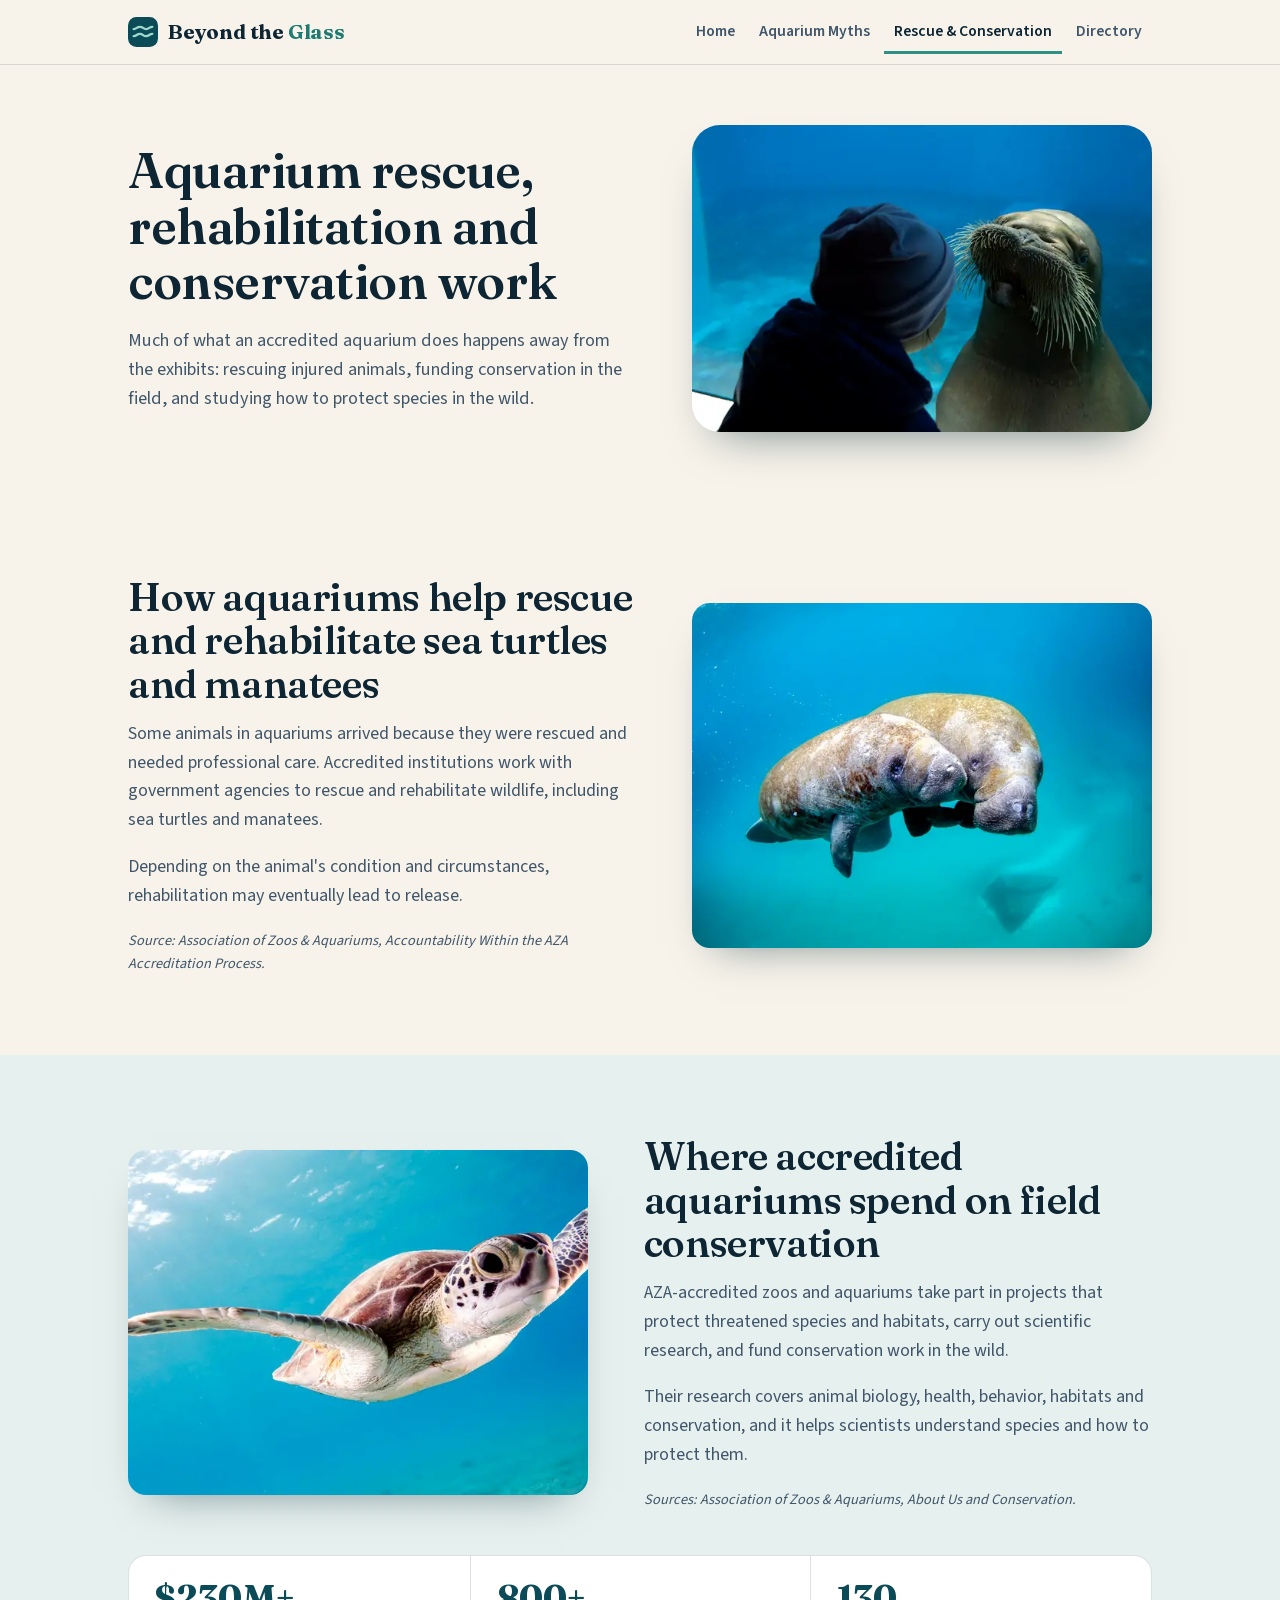
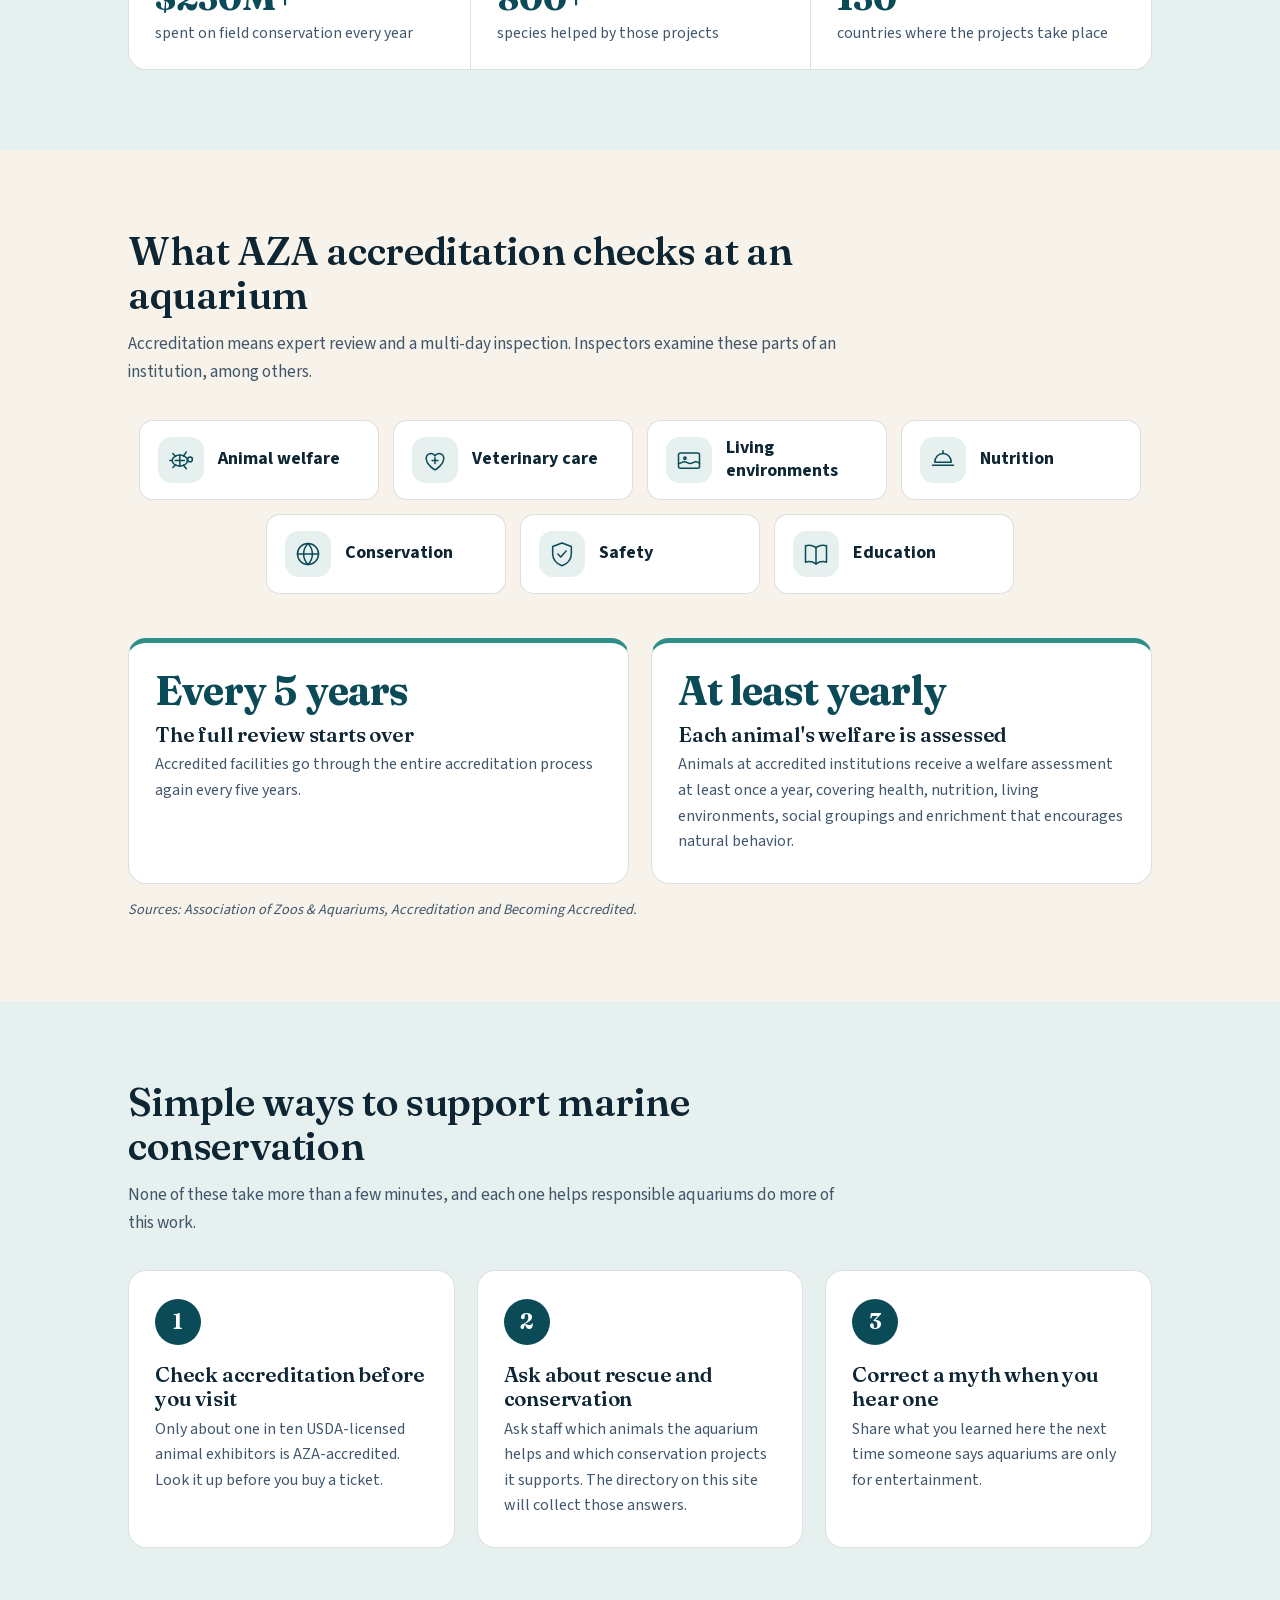
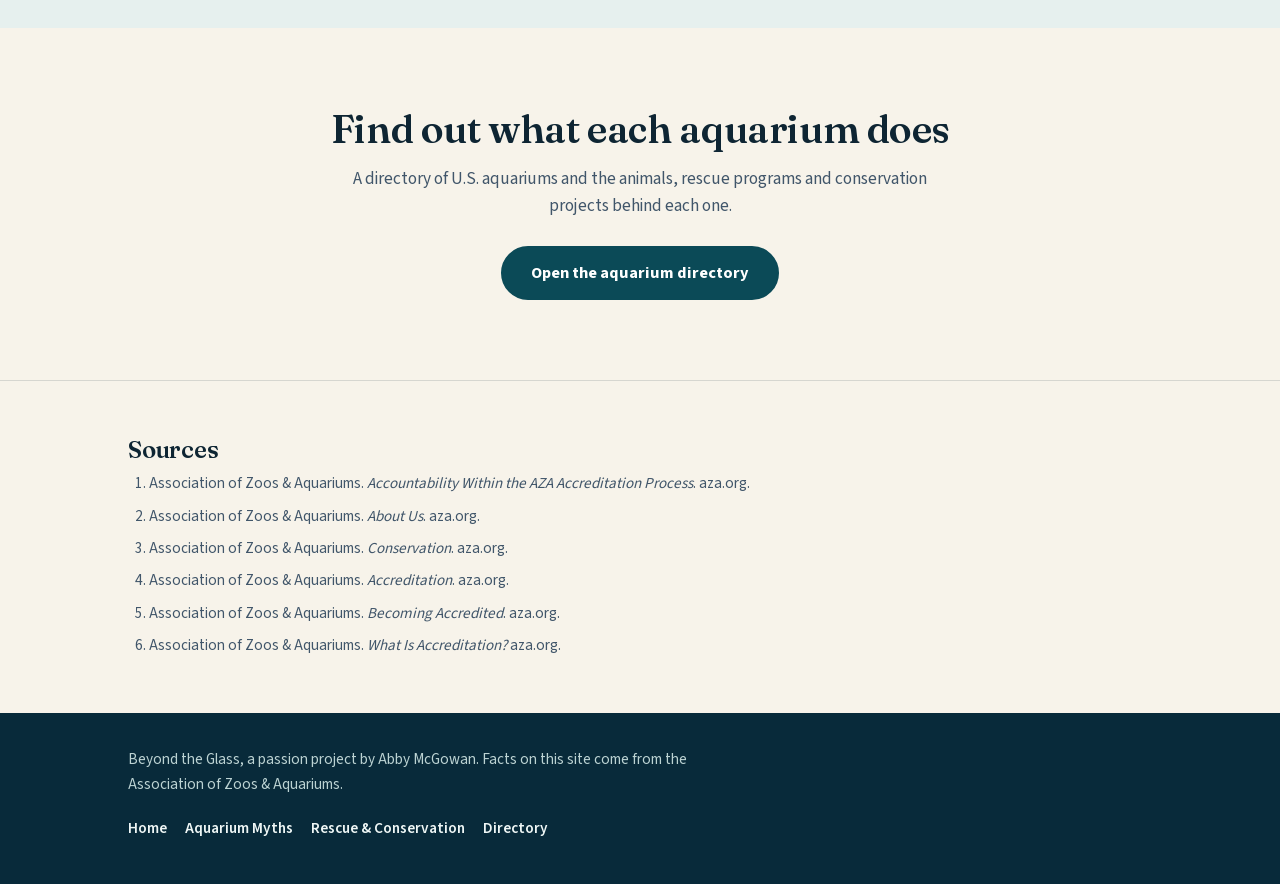
<file: rescue-and-conservation.html>
<!DOCTYPE html>
<html lang="en">
<head>
<meta charset="UTF-8">
<meta name="viewport" content="width=device-width, initial-scale=1.0">
<title>Aquarium Rescue, Rehabilitation and Conservation Work | Beyond the Glass</title>
<meta name="description" content="How accredited aquariums rescue and rehabilitate sea turtles and manatees, fund field conservation for 800+ species, and earn AZA accreditation. Plus simple ways to support marine conservation.">
<meta name="robots" content="index,follow,max-image-preview:large">
<link rel="canonical" href="https://odyssey-jotun.github.io/beyond-the-glass/rescue-and-conservation.html">
<meta name="author" content="Abby McGowan">
<meta name="theme-color" content="#F7F3EA">
<meta property="og:site_name" content="Beyond the Glass">
<meta property="og:title" content="Aquarium Rescue, Rehabilitation and Conservation Work | Beyond the Glass">
<meta property="og:description" content="How accredited aquariums rescue and rehabilitate sea turtles and manatees, fund field conservation for 800+ species, and earn AZA accreditation. Plus simple ways to support marine conservation.">
<meta property="og:type" content="website">
<meta property="og:url" content="https://odyssey-jotun.github.io/beyond-the-glass/rescue-and-conservation.html">
<meta property="og:image" content="https://odyssey-jotun.github.io/beyond-the-glass/images/og.jpg">
<meta property="og:image:width" content="1200">
<meta property="og:image:height" content="630">
<meta property="og:image:alt" content="Two children watching a sea lion swim up to the glass of an aquarium">
<meta name="twitter:card" content="summary_large_image">
<link rel="icon" href="favicon.svg" type="image/svg+xml">
<link rel="preload" as="image" type="image/webp" href="images/hero-walrus-960.webp" imagesrcset="images/hero-walrus-600.webp 600w, images/hero-walrus-800.webp 800w, images/hero-walrus-960.webp 960w, images/hero-walrus-1200.webp 1200w" imagesizes="(max-width: 860px) calc(100vw - 40px), 500px" fetchpriority="high">
<link rel="preload" href="fonts/fraunces.woff2" as="font" type="font/woff2" crossorigin>
<link rel="preload" href="fonts/source-sans.woff2" as="font" type="font/woff2" crossorigin>
<style>@font-face{font-family:'Fraunces';font-style:normal;font-weight:600 700;font-display:swap;src:url(fonts/fraunces.woff2) format('woff2')}@font-face{font-family:'Source Sans 3';font-style:normal;font-weight:400 700;font-display:swap;src:url(fonts/source-sans.woff2) format('woff2')}:root{--bg:#F7F3EA;--bg-alt:#E6F0EE;--card:#FFFFFF;--ink:#0E2533;--ink-soft:#41566A;--primary:#0B4A57;--primary-dk:#082A3A;--glass:#2F8F86;--glass-lt:#9ED8CC;--sand-dk:#D9C9A6;--on-dark:#EEF6F5;--on-dark-soft:#BCD3D3;--line:rgba(14,37,51,0.14);--radius:18px;--radius-lg:28px;--wrap:1080px;--flow-tight:0.32em;--flow-block:44px;--flow-section:80px}*{box-sizing:border-box}html{scroll-behavior:smooth;scroll-padding-top:84px}@media (prefers-reduced-motion:reduce){html{scroll-behavior:auto}*{animation-duration:0.001ms !important;transition-duration:0.001ms !important}}body{margin:0;background:var(--bg);color:var(--ink);font-family:'Source Sans 3',ui-sans-serif,system-ui,-apple-system,'Segoe UI',sans-serif;font-size:18px;line-height:1.6;-webkit-font-smoothing:antialiased}h1,h2,h3,h4{font-family:'Fraunces',Georgia,'Times New Roman',serif;font-weight:600;line-height:1.12;margin:0 0 var(--flow-tight);color:var(--ink);letter-spacing:-0.01em}p{margin:0 0 1em}p:last-child{margin-bottom:0}a{color:inherit}img{max-width:100%;height:auto}.wrap{max-width:var(--wrap);margin:0 auto;padding:0 28px}.skip{position:absolute;left:-9999px;top:10px;background:var(--card);color:var(--ink);padding:12px 18px;border-radius:999px;z-index:100;text-decoration:none;font-weight:700;border:2px solid var(--primary)}.skip:focus{left:16px}a:focus-visible,button:focus-visible{outline:3px solid var(--glass);outline-offset:3px;border-radius:4px}nav.site{position:sticky;top:0;z-index:20;background:rgba(247,243,234,0.95);backdrop-filter:blur(8px);border-bottom:1px solid var(--line)}nav.site .wrap{display:flex;align-items:center;justify-content:space-between;gap:4px 20px;padding-top:10px;padding-bottom:10px;flex-wrap:wrap}.wordmark{display:inline-flex;align-items:center;gap:10px;font-family:'Fraunces',Georgia,serif;font-weight:700;font-size:1.28rem;letter-spacing:-0.01em;color:var(--ink);text-decoration:none;white-space:nowrap;min-height:44px}.wordmark .mark{width:30px;height:30px;flex:none}.wordmark .last{color:#1F7A72}nav.site ul{list-style:none;display:flex;align-items:center;gap:4px;margin:0;padding:0;font-size:0.98rem;font-weight:600}nav.site ul a{text-decoration:none;color:var(--ink-soft);display:inline-flex;align-items:center;min-height:44px;padding:0 10px;white-space:nowrap;transition:color 0.15s ease}nav.site ul a:hover{color:var(--primary)}nav.site ul a[aria-current="page"]{color:var(--ink);box-shadow:inset 0 -3px 0 var(--glass)}.btn{display:inline-flex;align-items:center;justify-content:center;text-align:center;min-height:50px;background:var(--primary);color:#FFFFFF;text-decoration:none;font-weight:700;font-size:1.02rem;padding:12px 28px;border-radius:999px;border:2px solid var(--primary);transition:background 0.18s ease,color 0.18s ease,border-color 0.18s ease}.btn:hover{background:var(--primary-dk);border-color:var(--primary-dk)}.btn.ghost{background:transparent;color:var(--primary)}.btn.ghost:hover{background:var(--primary);color:#FFFFFF;border-color:var(--primary)}.btn-row{display:flex;gap:14px;flex-wrap:wrap;align-items:center;justify-content:center;margin-top:30px}section{padding:var(--flow-section) 0}section.tight{padding:40px 0}.band{background:var(--bg-alt)}.section-head{max-width:720px;margin-bottom:34px}.section-head.center{text-align:center;margin-left:auto;margin-right:auto}h2{font-size:clamp(1.8rem,3.3vw,2.45rem)}.section-head p{color:var(--ink-soft);font-size:1.08rem}.small-h{font-size:1.3rem}.hero{padding:64px 0 80px}.hero-text{text-align:center;max-width:820px;margin:0 auto 40px}.hero h1{font-size:clamp(2.3rem,5.4vw,3.8rem)}.hero .lede{font-size:1.2rem;color:var(--ink-soft);margin:10px auto 0;max-width:40em}.hero-photo{margin:0;border-radius:var(--radius-lg);overflow:hidden;aspect-ratio:3/2;background:var(--bg-alt);box-shadow:0 24px 48px -26px rgba(8,42,58,0.6)}.hero-photo img{display:block;width:100%;height:100%;object-fit:cover}.hero-photo.wide{aspect-ratio:2.2/1}.hero-photo.wide img{object-position:center 42%}.split{display:grid;grid-template-columns:1.05fr 0.95fr;gap:56px;align-items:center}.split.flip{grid-template-columns:0.95fr 1.05fr}.page-hero{padding:60px 0 64px}.page-hero h1{font-size:clamp(2.1rem,4.4vw,3.1rem)}.page-hero .lede{font-size:1.14rem;color:var(--ink-soft);margin-top:8px;max-width:34em}.photo{margin:0;border-radius:var(--radius);overflow:hidden;aspect-ratio:4/3;background:var(--bg-alt);box-shadow:0 20px 40px -24px rgba(8,42,58,0.55)}.photo img{display:block;width:100%;height:100%;object-fit:cover}.split p{color:var(--ink-soft)}.split h2 + p,.about-text p.name-line{margin-top:0}.cards{display:grid;grid-template-columns:repeat(3,1fr);gap:22px}.cards.two{grid-template-columns:1fr 1fr;margin-top:var(--flow-block)}.card{background:var(--card);border:1px solid var(--line);border-radius:var(--radius);padding:28px 26px;border-top:5px solid var(--glass)}.card h3{font-size:1.3rem}.card p{font-size:1rem;color:var(--ink-soft)}.card .num{font-family:'Fraunces',Georgia,serif;font-weight:700;font-size:clamp(2rem,3.4vw,2.5rem);line-height:1;letter-spacing:-0.02em;color:var(--primary);margin:0 0 12px}.problem{border-top:0;padding:30px 26px 28px}.problem .icon{width:64px;height:64px;border-radius:18px;background:var(--bg-alt);color:var(--primary);display:flex;align-items:center;justify-content:center;margin-bottom:20px}.problem .icon svg{width:36px;height:36px}.problem .num{font-size:clamp(2.4rem,4.2vw,3rem);margin-bottom:10px}.problem .of{font-size:0.9rem;font-weight:700;color:var(--ink-soft);margin:12px 0 0;border-top:1px solid var(--line);padding-top:12px}.punch{font-family:'Fraunces',Georgia,serif;font-weight:600;font-size:clamp(1.3rem,2.4vw,1.65rem);line-height:1.3;text-align:center;color:var(--primary);max-width:760px;margin:var(--flow-block) auto 0}.strip{list-style:none;margin:var(--flow-block) 0 0;padding:0;display:grid;grid-template-columns:repeat(3,1fr);background:var(--card);border:1px solid var(--line);border-radius:var(--radius)}.strip li{padding:24px 26px;border-left:1px solid var(--line)}.strip li:first-child{border-left:0}.strip .n{display:block;font-family:'Fraunces',Georgia,serif;font-weight:700;font-size:2.2rem;line-height:1;color:var(--primary);margin-bottom:8px}.strip .t{font-size:0.98rem;color:var(--ink-soft);line-height:1.4;display:block}.about-text p{font-size:1.06rem}.about-text p.name-line{color:var(--ink);font-weight:700;font-size:1.12rem}.steps{list-style:none;margin:0;padding:0;display:grid;grid-template-columns:repeat(3,1fr);gap:22px;counter-reset:step}.steps li{background:var(--card);border:1px solid var(--line);border-radius:var(--radius);padding:28px 26px;counter-increment:step}.steps li:before{content:counter(step);display:flex;align-items:center;justify-content:center;width:46px;height:46px;border-radius:50%;background:var(--primary);color:#FFFFFF;font-family:'Fraunces',Georgia,serif;font-weight:700;font-size:1.35rem;margin-bottom:18px}.steps h3{font-size:1.3rem}.steps p{font-size:1rem;color:var(--ink-soft)}.after{background:var(--primary-dk);color:var(--on-dark)}.after h2,.after h3{color:#FFFFFF}.after .section-head p{color:var(--on-dark-soft)}.stakes{display:grid;grid-template-columns:1fr 1fr;gap:26px}.stake h3{font-size:1.35rem;margin-bottom:14px}.outcomes{list-style:none;margin:0;padding:0;display:grid;gap:12px}.outcomes li{display:grid;grid-template-columns:26px 1fr;gap:14px;align-items:start;background:rgba(255,255,255,0.06);border:1px solid rgba(238,246,245,0.16);border-radius:14px;padding:16px 18px;color:var(--on-dark);font-size:1.02rem}.outcomes svg{width:24px;height:24px;margin-top:2px;color:#E3B9A9}.stake.good .outcomes svg{color:var(--glass-lt)}.stake.good .outcomes li{background:rgba(158,216,204,0.1);border-color:rgba(158,216,204,0.32)}.closing{text-align:center}.closing .wrap{max-width:680px}.closing p{color:var(--ink-soft);font-size:1.08rem}.closing .btn-row{margin-top:26px}.jump{list-style:none;margin:0;padding:0;display:grid;grid-template-columns:1fr 1fr;gap:12px}.jump a{display:flex;align-items:center;gap:14px;min-height:56px;background:var(--card);border:1px solid var(--line);border-radius:14px;padding:12px 18px;text-decoration:none;font-weight:600;line-height:1.35;transition:border-color 0.15s ease,color 0.15s ease}.jump a:hover{border-color:var(--glass);color:var(--primary)}.jump a span{flex:none;width:32px;height:32px;border-radius:50%;display:flex;align-items:center;justify-content:center;background:var(--primary);color:#FFFFFF;font-family:'Fraunces',Georgia,serif;font-weight:700}.myths{display:grid;gap:48px;max-width:880px}.myth{display:grid;grid-template-columns:1fr;gap:0;border-radius:var(--radius-lg);overflow:hidden;border:1px solid var(--line);background:var(--card)}.myth-q{background:#F1EBDD;padding:30px 34px}.myth-q h2{font-size:clamp(1.45rem,2.6vw,1.85rem);line-height:1.22;margin:0}.myth-a{padding:34px 34px 30px}.myth-a p{color:var(--ink-soft)}.myth h2,.myth h3{display:flex;gap:12px;align-items:flex-start}.myth-a h3{font-size:1.25rem;color:var(--primary);margin-bottom:14px}.mi{flex:none;width:30px;height:30px;border-radius:50%;display:flex;align-items:center;justify-content:center;margin-top:0.12em}.mi svg{width:18px;height:18px}.mi.no{background:#F3DCD6;color:#8A3B3B}.mi.yes{background:var(--bg-alt);color:var(--primary)}.myth-num{display:flex;align-items:baseline;flex-wrap:wrap;gap:4px 12px;padding-bottom:16px;border-bottom:1px solid var(--line)}.myth-num .n{font-family:'Fraunces',Georgia,serif;font-size:2.3rem;line-height:1;color:var(--primary)}.cite-line{font-size:0.9rem;color:var(--ink-soft);font-style:italic;margin-top:14px}.checks{list-style:none;margin:0;padding:0;display:flex;flex-wrap:wrap;justify-content:center;gap:14px}.checks li{flex:0 1 240px}.checks li{display:flex;align-items:center;gap:14px;background:var(--card);border:1px solid var(--line);border-radius:14px;padding:16px 18px;font-weight:700;line-height:1.25}.ci,.fi{flex:none;width:46px;height:46px;border-radius:14px;background:var(--bg-alt);color:var(--primary);display:flex;align-items:center;justify-content:center}.ci svg,.fi svg{width:28px;height:28px}.soon{max-width:760px;margin:0 auto 36px;text-align:center;background:var(--card);border:2px dashed var(--glass);border-radius:var(--radius-lg);padding:30px 32px}.soon h2{font-size:clamp(1.5rem,2.8vw,1.95rem)}.soon p{color:var(--ink-soft)}.entries{display:grid;grid-template-columns:repeat(3,1fr);gap:22px}.entry{background:var(--card);border:1px solid var(--line);border-radius:var(--radius);padding:24px;display:grid;gap:16px;align-content:start}.entry-head{display:grid;gap:10px;padding-bottom:14px;border-bottom:1px solid var(--line)}.entry-head h3{font-size:1.3rem;margin:0}.entry-head p{font-size:0.95rem;color:var(--ink-soft)}.entry .field{display:grid;grid-template-columns:46px 1fr;gap:6px 14px;align-items:center}.entry .field h4{font-size:1.05rem;margin:0}.entry .field p{grid-column:2;font-size:0.96rem;color:var(--ink-soft)}.entry.ghost .fi{opacity:0.55}.bar{display:block;height:14px;border-radius:7px;background:#E7E1D3}.bar.w35{width:35%}.bar.w60{width:60%;height:20px}.bar.w70{width:70%}.bar.w75{width:75%}.bar.w80{width:80%}.fields{list-style:none;margin:0;padding:0;display:grid;grid-template-columns:repeat(3,1fr);gap:22px}.fields li{background:var(--card);border:1px solid var(--line);border-radius:var(--radius);padding:26px 24px;display:grid;gap:16px;align-content:start}.fields h3{font-size:1.25rem}.fields p{font-size:1rem;color:var(--ink-soft)}.refs{padding:56px 0;border-top:1px solid var(--line)}.refs h2{font-size:1.5rem}.refs ol{max-width:860px;margin:0;padding-left:1.3rem;display:grid;gap:8px;font-size:0.95rem;color:var(--ink-soft)}footer{background:var(--primary-dk);color:var(--on-dark-soft);padding:34px 0;font-size:0.95rem}footer .wrap{display:flex;justify-content:space-between;align-items:center;flex-wrap:wrap;gap:10px 24px}footer p{margin:0;max-width:40em}footer ul{list-style:none;display:flex;flex-wrap:wrap;gap:0 18px;margin:0;padding:0;font-weight:600}footer ul a{display:inline-flex;align-items:center;min-height:44px;color:var(--on-dark);text-decoration:none}footer ul a:hover{color:var(--glass-lt)}@media (max-width:900px){nav.site ul{order:3;width:100%;justify-content:space-between;gap:0;border-top:1px solid var(--line)}nav.site ul a{padding:0 4px;font-size:0.92rem}html{scroll-padding-top:130px}}@media (min-width:560px) and (max-width:900px){nav.site ul{justify-content:flex-start;gap:18px}}@media (max-width:860px){.split,.split.flip{grid-template-columns:1fr;gap:30px}.page-hero .hero-photo{order:-1;aspect-ratio:16/10}.split.flip>.photo{order:0}.cards,.cards.two,.steps,.stakes,.entries,.fields,.jump{grid-template-columns:1fr}.myth{grid-template-columns:1fr}.entries .ghost:nth-child(n+2){display:none}.hero-photo.wide{aspect-ratio:3/2}}@media (max-width:620px){:root{--flow-section:56px;--flow-block:34px}body{font-size:17px}.wrap{padding:0 20px}.hero{padding:36px 0 56px}.hero-text{margin-bottom:28px}.page-hero{padding:24px 0 44px}.btn-row .btn{width:100%}.strip{grid-template-columns:1fr}.strip li{border-left:0;border-top:1px solid var(--line)}.strip li:first-child{border-top:0}.myth-q,.myth-a{padding:26px 22px}.checks li{flex:1 1 100%}.soon{padding:26px 22px}.wordmark{font-size:1.18rem}}@media (max-width:480px){nav.site ul .x{display:none}}</style>
<script type="application/ld+json">{"@context":"https://schema.org","@graph":[{"@type":"WebSite","@id":"https://odyssey-jotun.github.io/beyond-the-glass/#site","url":"https://odyssey-jotun.github.io/beyond-the-glass/","name":"Beyond the Glass","description":"Clear, sourced information on aquarium conservation, rescue, animal welfare and common aquarium myths.","author":{"@id":"https://odyssey-jotun.github.io/beyond-the-glass/#abby"},"inLanguage":"en-US"},{"@type":"Person","@id":"https://odyssey-jotun.github.io/beyond-the-glass/#abby","name":"Abby McGowan","description":"High school senior and creator of Beyond the Glass, a guide to aquarium conservation, animal welfare and common aquarium myths.","url":"https://odyssey-jotun.github.io/beyond-the-glass/#about"},{"@type":"Article","@id":"https://odyssey-jotun.github.io/beyond-the-glass/rescue-and-conservation.html#page","url":"https://odyssey-jotun.github.io/beyond-the-glass/rescue-and-conservation.html","name":"Aquarium Rescue, Rehabilitation and Conservation Work | Beyond the Glass","headline":"Aquarium Rescue, Rehabilitation and Conservation Work | Beyond the Glass","description":"How accredited aquariums rescue and rehabilitate sea turtles and manatees, fund field conservation for 800+ species, and earn AZA accreditation. Plus simple ways to support marine conservation.","isPartOf":{"@id":"https://odyssey-jotun.github.io/beyond-the-glass/#site"},"author":{"@id":"https://odyssey-jotun.github.io/beyond-the-glass/#abby"},"inLanguage":"en-US","datePublished":"2026-10-08","dateModified":"2026-10-08","image":"https://odyssey-jotun.github.io/beyond-the-glass/images/og.jpg","about":"Aquarium rescue, rehabilitation and conservation"},{"@type":"BreadcrumbList","itemListElement":[{"@type":"ListItem","position":1,"name":"Home","item":"https://odyssey-jotun.github.io/beyond-the-glass/"},{"@type":"ListItem","position":2,"name":"Rescue & Conservation","item":"https://odyssey-jotun.github.io/beyond-the-glass/rescue-and-conservation.html"}]}]}</script>
</head>
<body>

<a class="skip" href="#main">Skip to content</a>
<nav class="site" aria-label="Primary">
  <div class="wrap">
    <a class="wordmark" href="index.html"><svg class="mark" viewBox="0 0 32 32" aria-hidden="true"><rect width="32" height="32" rx="9" fill="#0B4A57"/><path d="M6 13c3.3 0 3.3-2.6 6.7-2.6s3.3 2.6 6.6 2.6 3.4-2.6 6.7-2.6M6 20.5c3.3 0 3.3-2.6 6.7-2.6s3.3 2.6 6.6 2.6 3.4-2.6 6.7-2.6" fill="none" stroke="#9ED8CC" stroke-width="2.4" stroke-linecap="round"/></svg><span>Beyond the <span class="last">Glass</span></span></a>
    <ul>
      <li><a href="index.html"><span>Home</span></a></li>
      <li><a href="aquarium-myths.html"><span><span class="x">Aquarium </span>Myths</span></a></li>
      <li><a href="rescue-and-conservation.html" aria-current="page"><span>Rescue<span class="x"> &amp; Conservation</span></span></a></li>
      <li><a href="aquarium-directory.html"><span>Directory</span></a></li>
    </ul>
  </div>
</nav>

<main id="main">

<header class="page-hero">
  <div class="wrap split">
    <div>
      <h1>Aquarium rescue, rehabilitation and conservation work</h1>
      <p class="lede">Much of what an accredited aquarium does happens away from the exhibits: rescuing injured animals, funding conservation in the field, and studying how to protect species in the wild.</p>
    </div>
    <figure class="hero-photo"><img src="images/hero-walrus-960.webp" srcset="images/hero-walrus-600.webp 600w, images/hero-walrus-800.webp 800w, images/hero-walrus-960.webp 960w, images/hero-walrus-1200.webp 1200w" sizes="(max-width: 860px) calc(100vw - 40px), 500px" width="1200" height="800" alt="A child in a knit hat face to face with a walrus pressing its whiskers against the aquarium glass" fetchpriority="high" decoding="async"></figure>
  </div>
</header>

<section id="rescue">
  <div class="wrap split">
    <div>
      <h2>How aquariums help rescue and rehabilitate sea turtles and manatees</h2>
      <p>Some animals in aquariums arrived because they were rescued and needed professional care. Accredited institutions work with government agencies to rescue and rehabilitate wildlife, including sea turtles and manatees.</p>
      <p>Depending on the animal's condition and circumstances, rehabilitation may eventually lead to release.</p>
      <p class="cite-line">Source: Association of Zoos &amp; Aquariums, Accountability Within the AZA Accreditation Process.</p>
    </div>
    <figure class="photo"><img src="images/manatee-900.webp" srcset="images/manatee-600.webp 600w, images/manatee-900.webp 900w" sizes="(max-width: 860px) calc(100vw - 40px), 520px" width="900" height="675" alt="A manatee swimming toward the camera through green-blue water" loading="lazy" decoding="async"></figure>
  </div>
</section>

<section id="conservation" class="band">
  <div class="wrap split flip">
    <figure class="photo"><img src="images/sea-turtle-900.webp" srcset="images/sea-turtle-600.webp 600w, images/sea-turtle-900.webp 900w" sizes="(max-width: 860px) calc(100vw - 40px), 520px" width="900" height="675" alt="A sea turtle swimming near the surface of bright blue water" loading="lazy" decoding="async"></figure>
    <div>
      <h2>Where accredited aquariums spend on field conservation</h2>
      <p>AZA-accredited zoos and aquariums take part in projects that protect threatened species and habitats, carry out scientific research, and fund conservation work in the wild.</p>
      <p>Their research covers animal biology, health, behavior, habitats and conservation, and it helps scientists understand species and how to protect them.</p>
      <p class="cite-line">Sources: Association of Zoos &amp; Aquariums, About Us and Conservation.</p>
    </div>
  </div>
  <div class="wrap">
    <ul class="strip">
      <li><span class="n">$230M+</span><span class="t">spent on field conservation every year</span></li>
      <li><span class="n">800+</span><span class="t">species helped by those projects</span></li>
      <li><span class="n">130</span><span class="t">countries where the projects take place</span></li>
    </ul>
  </div>
</section>

<section id="accreditation">
  <div class="wrap">
    <div class="section-head">
      <h2>What AZA accreditation checks at an aquarium</h2>
      <p>Accreditation means expert review and a multi-day inspection. Inspectors examine these parts of an institution, among others.</p>
    </div>
    <ul class="checks">
      <li><span class="ci"><svg viewBox="0 0 48 48" fill="none" stroke="currentColor" stroke-width="2.6" stroke-linecap="round" stroke-linejoin="round" aria-hidden="true"><ellipse cx="22" cy="25" rx="13" ry="9.5"/><circle cx="39.5" cy="23" r="4"/><path d="M28 17.5l5-7M28 32.5l5 6.5M15 18l-5-5M15 32l-5 5M9 25H5M22 15.5v19M14 25h16"/></svg></span>Animal welfare</li>
      <li><span class="ci"><svg viewBox="0 0 48 48" fill="none" stroke="currentColor" stroke-width="2.6" stroke-linecap="round" stroke-linejoin="round" aria-hidden="true"><path d="M24 41s-15-8.5-15-20a8 8 0 0115-4 8 8 0 0115 4c0 11.5-15 20-15 20z"/><path d="M24 20v10M19 25h10"/></svg></span>Veterinary care</li>
      <li><span class="ci"><svg viewBox="0 0 48 48" fill="none" stroke="currentColor" stroke-width="2.6" stroke-linecap="round" stroke-linejoin="round" aria-hidden="true"><rect x="6" y="12" width="36" height="26" rx="3"/><path d="M6 30c5 0 5-3 10-3s5 3 10 3 5-3 10-3 5 3 6 3"/><circle cx="17" cy="21" r="2"/></svg></span>Living environments</li>
      <li><span class="ci"><svg viewBox="0 0 48 48" fill="none" stroke="currentColor" stroke-width="2.6" stroke-linecap="round" stroke-linejoin="round" aria-hidden="true"><path d="M10 28c0-9 6-15 14-15s14 6 14 15H10z"/><path d="M6 33h36M24 13V8"/></svg></span>Nutrition</li>
      <li><span class="ci"><svg viewBox="0 0 48 48" fill="none" stroke="currentColor" stroke-width="2.6" stroke-linecap="round" stroke-linejoin="round" aria-hidden="true"><circle cx="24" cy="24" r="18"/><path d="M6 24h36M24 6c5 5 7.5 11 7.5 18S29 37 24 42c-5-5-7.5-11-7.5-18S19 11 24 6z"/></svg></span>Conservation</li>
      <li><span class="ci"><svg viewBox="0 0 48 48" fill="none" stroke="currentColor" stroke-width="2.6" stroke-linecap="round" stroke-linejoin="round" aria-hidden="true"><path d="M24 5l16 6v12c0 10-6.5 17.5-16 21C14.5 40.5 8 33 8 23V11z"/><path d="M17 24l5 5 9-10"/></svg></span>Safety</li>
      <li><span class="ci"><svg viewBox="0 0 48 48" fill="none" stroke="currentColor" stroke-width="2.6" stroke-linecap="round" stroke-linejoin="round" aria-hidden="true"><path d="M6 10c6-2 12-1 18 3 6-4 12-5 18-3v28c-6-2-12-1-18 3-6-4-12-5-18-3z"/><path d="M24 13v28"/></svg></span>Education</li>
    </ul>
    <div class="cards two">
      <div class="card">
        <p class="num">Every 5 years</p>
        <h3>The full review starts over</h3>
        <p>Accredited facilities go through the entire accreditation process again every five years.</p>
      </div>
      <div class="card">
        <p class="num">At least yearly</p>
        <h3>Each animal's welfare is assessed</h3>
        <p>Animals at accredited institutions receive a welfare assessment at least once a year, covering health, nutrition, living environments, social groupings and enrichment that encourages natural behavior.</p>
      </div>
    </div>
    <p class="cite-line">Sources: Association of Zoos &amp; Aquariums, Accreditation and Becoming Accredited.</p>
  </div>
</section>

<section id="support" class="band">
  <div class="wrap">
    <div class="section-head">
      <h2>Simple ways to support marine conservation</h2>
      <p>None of these take more than a few minutes, and each one helps responsible aquariums do more of this work.</p>
    </div>
    <ol class="steps">
      <li>
        <h3>Check accreditation before you visit</h3>
        <p>Only about one in ten USDA-licensed animal exhibitors is AZA-accredited. Look it up before you buy a ticket.</p>
      </li>
      <li>
        <h3>Ask about rescue and conservation</h3>
        <p>Ask staff which animals the aquarium helps and which conservation projects it supports. The directory on this site will collect those answers.</p>
      </li>
      <li>
        <h3>Correct a myth when you hear one</h3>
        <p>Share what you learned here the next time someone says aquariums are only for entertainment.</p>
      </li>
    </ol>
  </div>
</section>

<section class="closing">
  <div class="wrap">
    <h2>Find out what each aquarium does</h2>
    <p>A directory of U.S. aquariums and the animals, rescue programs and conservation projects behind each one.</p>
    <div class="btn-row"><a href="aquarium-directory.html" class="btn">Open the aquarium directory</a></div>
  </div>
</section>

<section class="refs" id="sources">
  <div class="wrap">
    <h2>Sources</h2>
    <ol>
      <li>Association of Zoos &amp; Aquariums. <em>Accountability Within the AZA Accreditation Process</em>. aza.org.</li>
      <li>Association of Zoos &amp; Aquariums. <em>About Us</em>. aza.org.</li>
      <li>Association of Zoos &amp; Aquariums. <em>Conservation</em>. aza.org.</li>
      <li>Association of Zoos &amp; Aquariums. <em>Accreditation</em>. aza.org.</li>
      <li>Association of Zoos &amp; Aquariums. <em>Becoming Accredited</em>. aza.org.</li>
      <li>Association of Zoos &amp; Aquariums. <em>What Is Accreditation?</em> aza.org.</li>
    </ol>
  </div>
</section>

</main>

<footer>
  <div class="wrap">
    <p>Beyond the Glass, a passion project by Abby McGowan. Facts on this site come from the Association of Zoos &amp; Aquariums.</p>
    <ul>
      <li><a href="index.html">Home</a></li>
      <li><a href="aquarium-myths.html">Aquarium Myths</a></li>
      <li><a href="rescue-and-conservation.html">Rescue &amp; Conservation</a></li>
      <li><a href="aquarium-directory.html">Directory</a></li>
    </ul>
  </div>
</footer>

</body>
</html>
</file>
